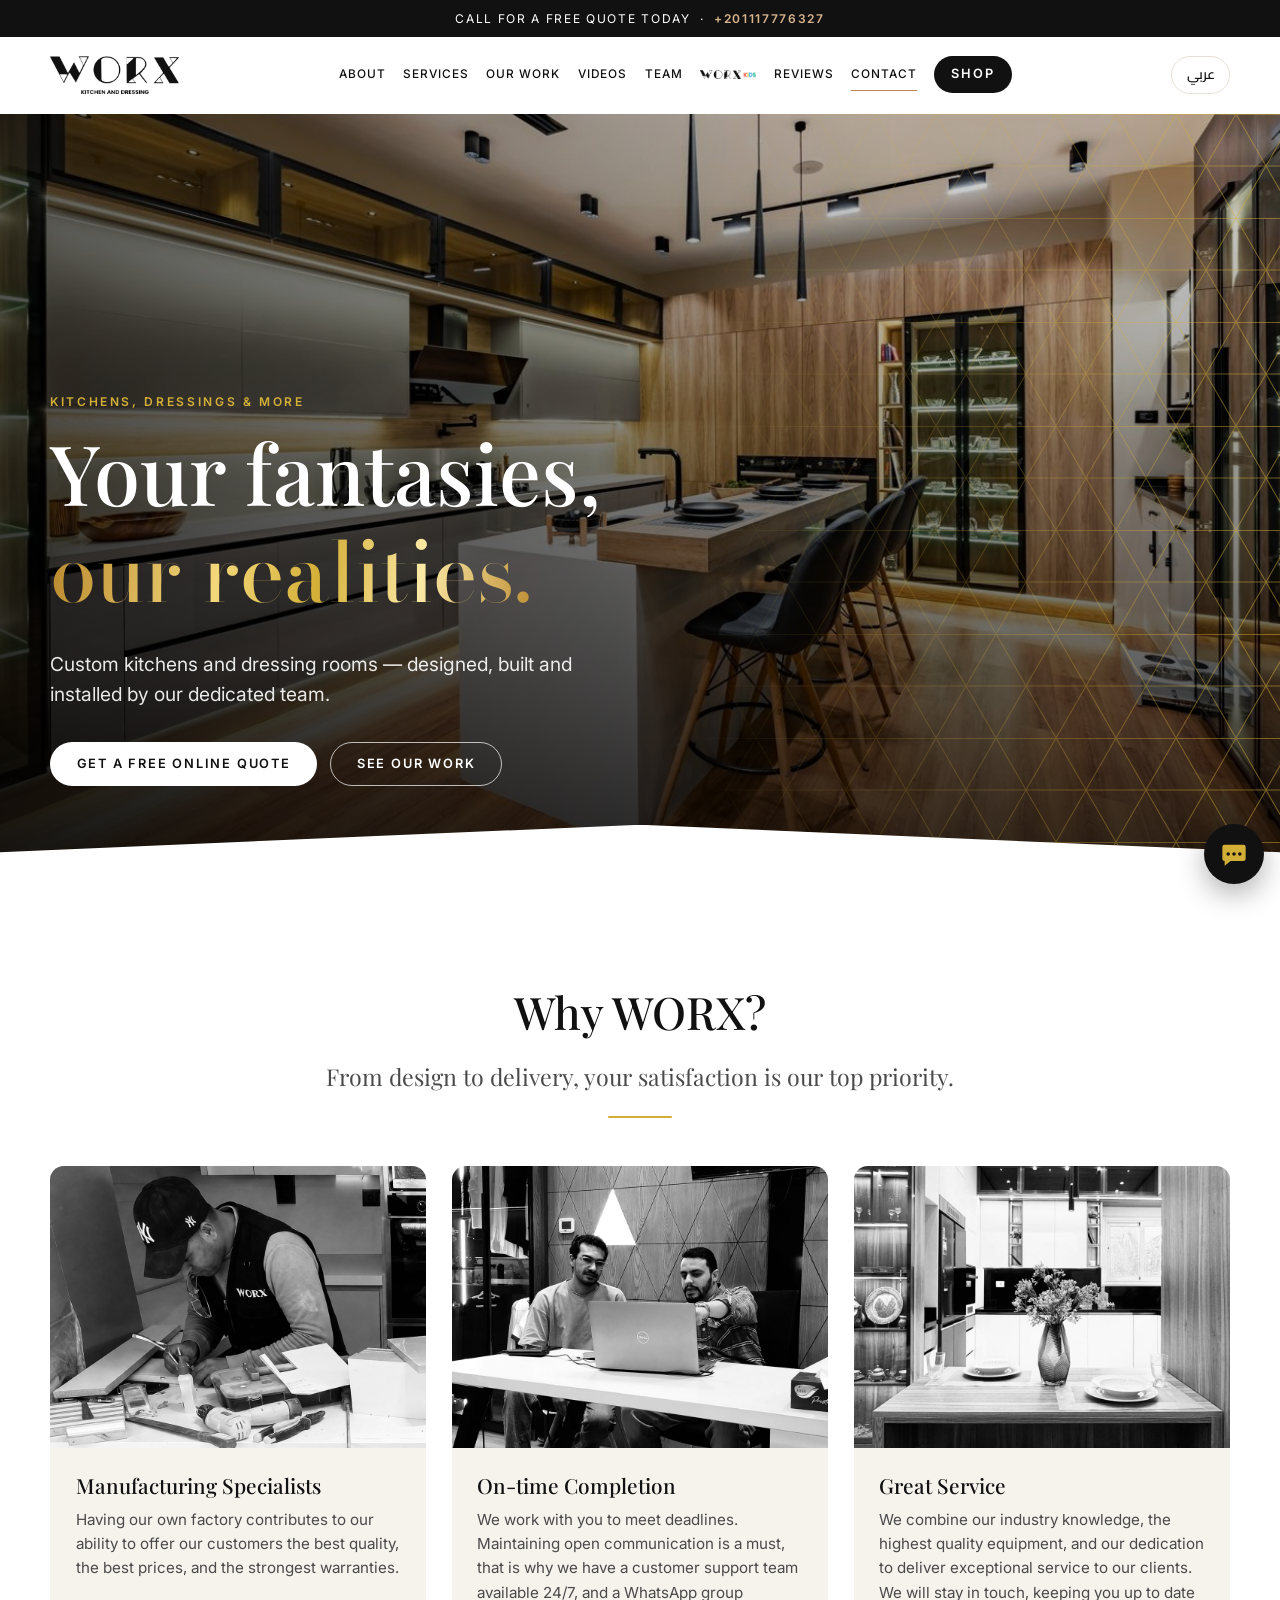
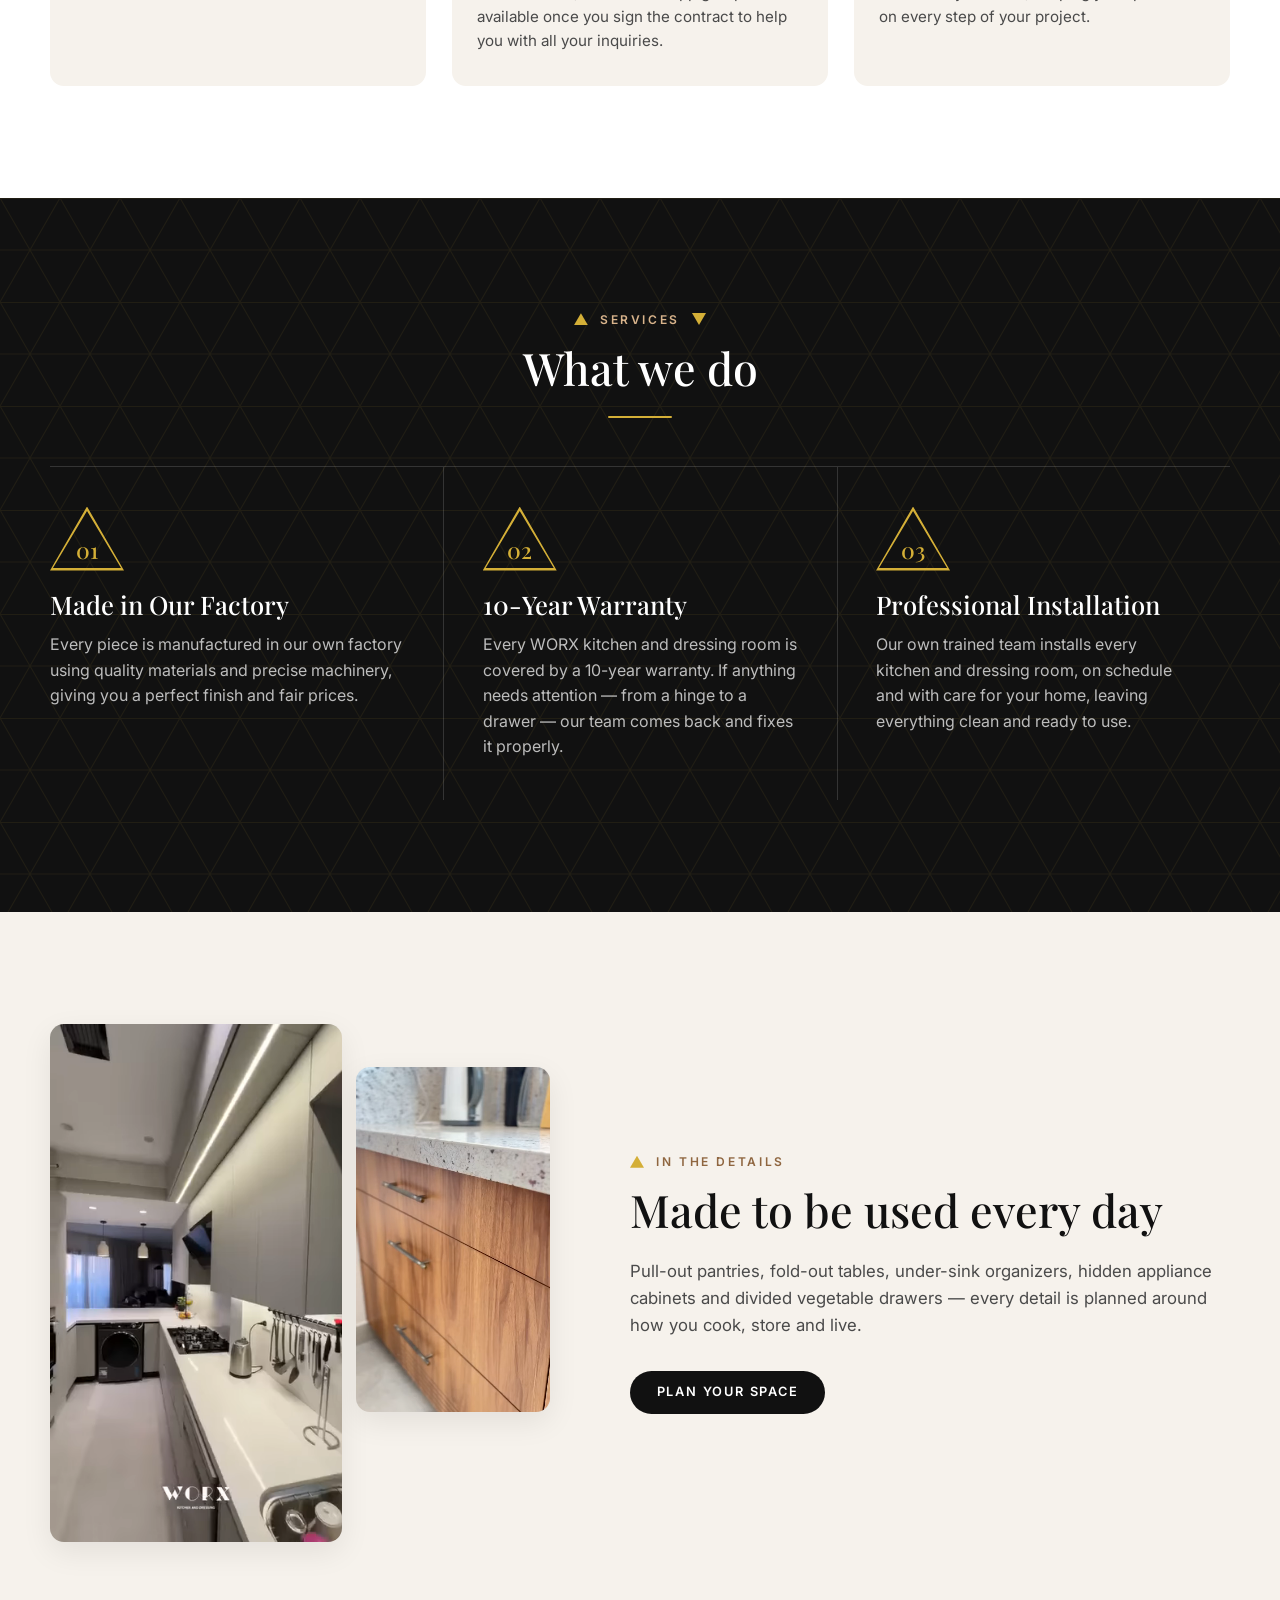
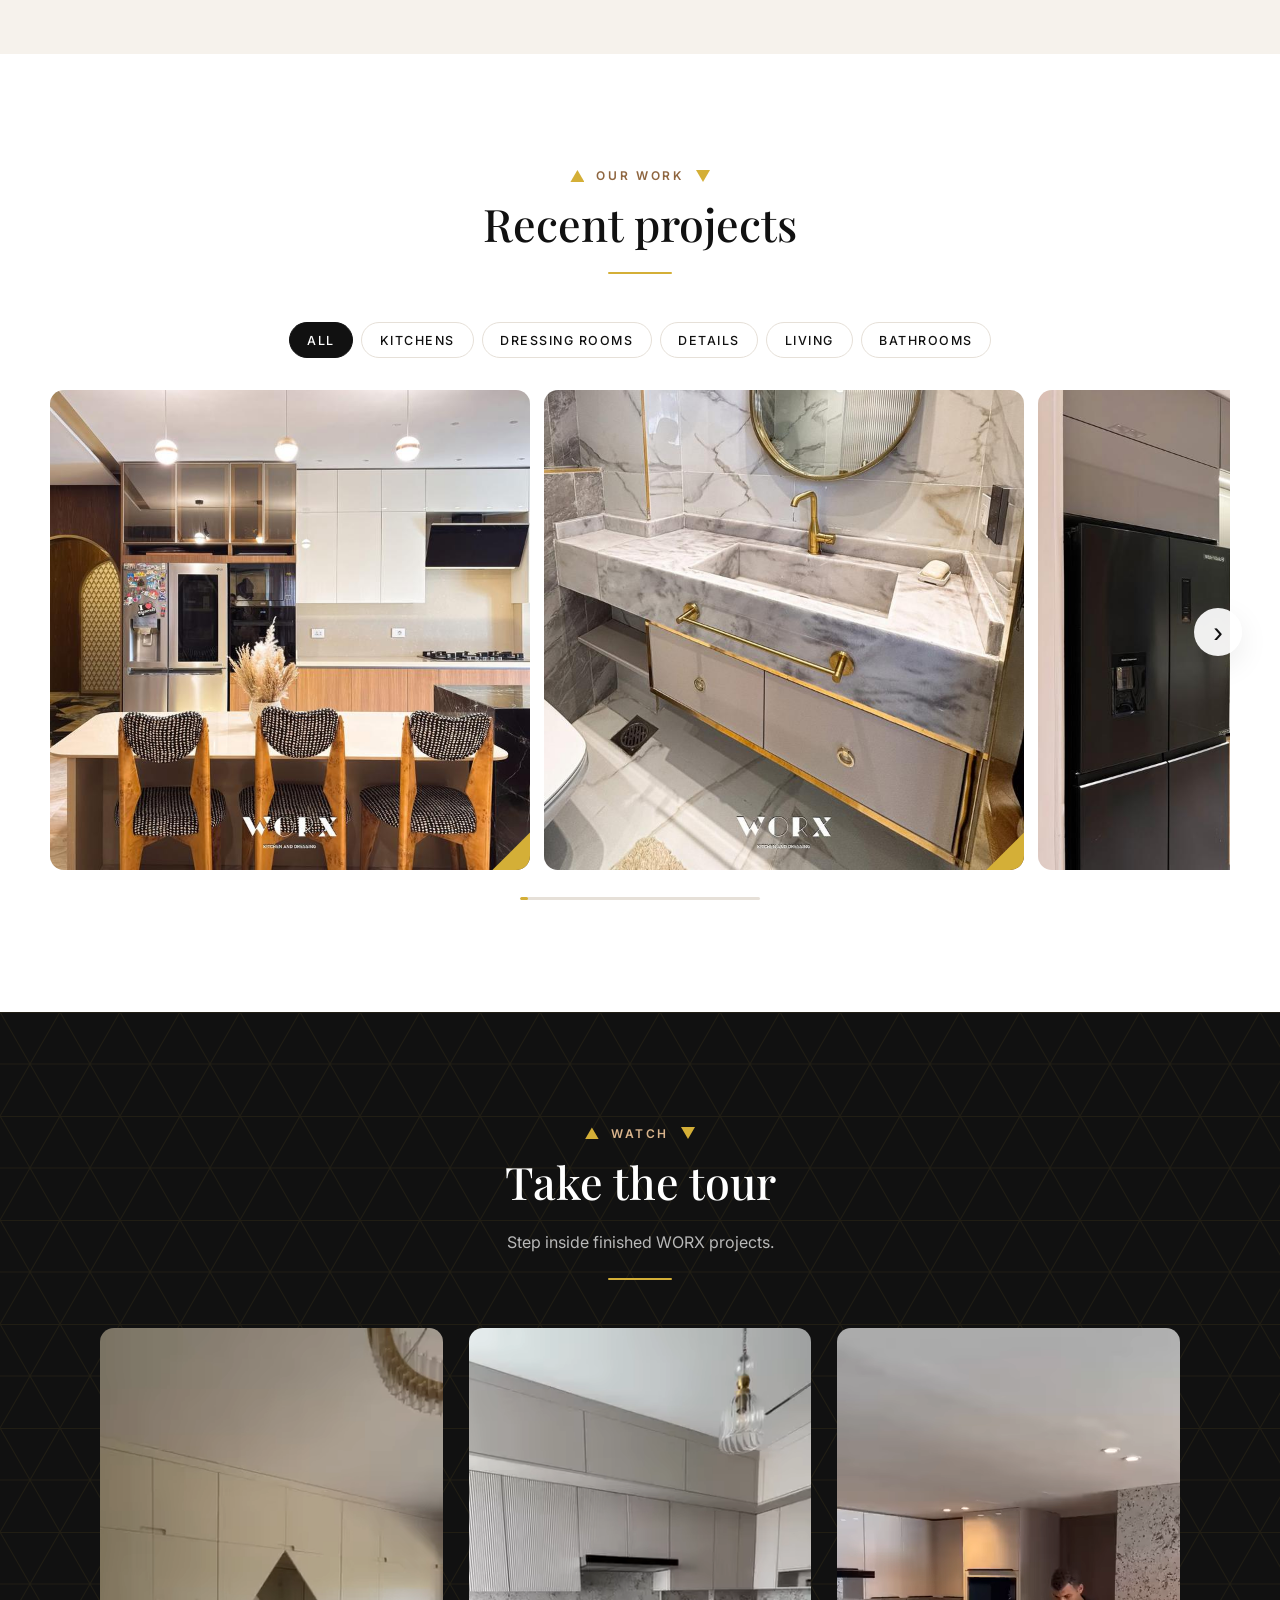
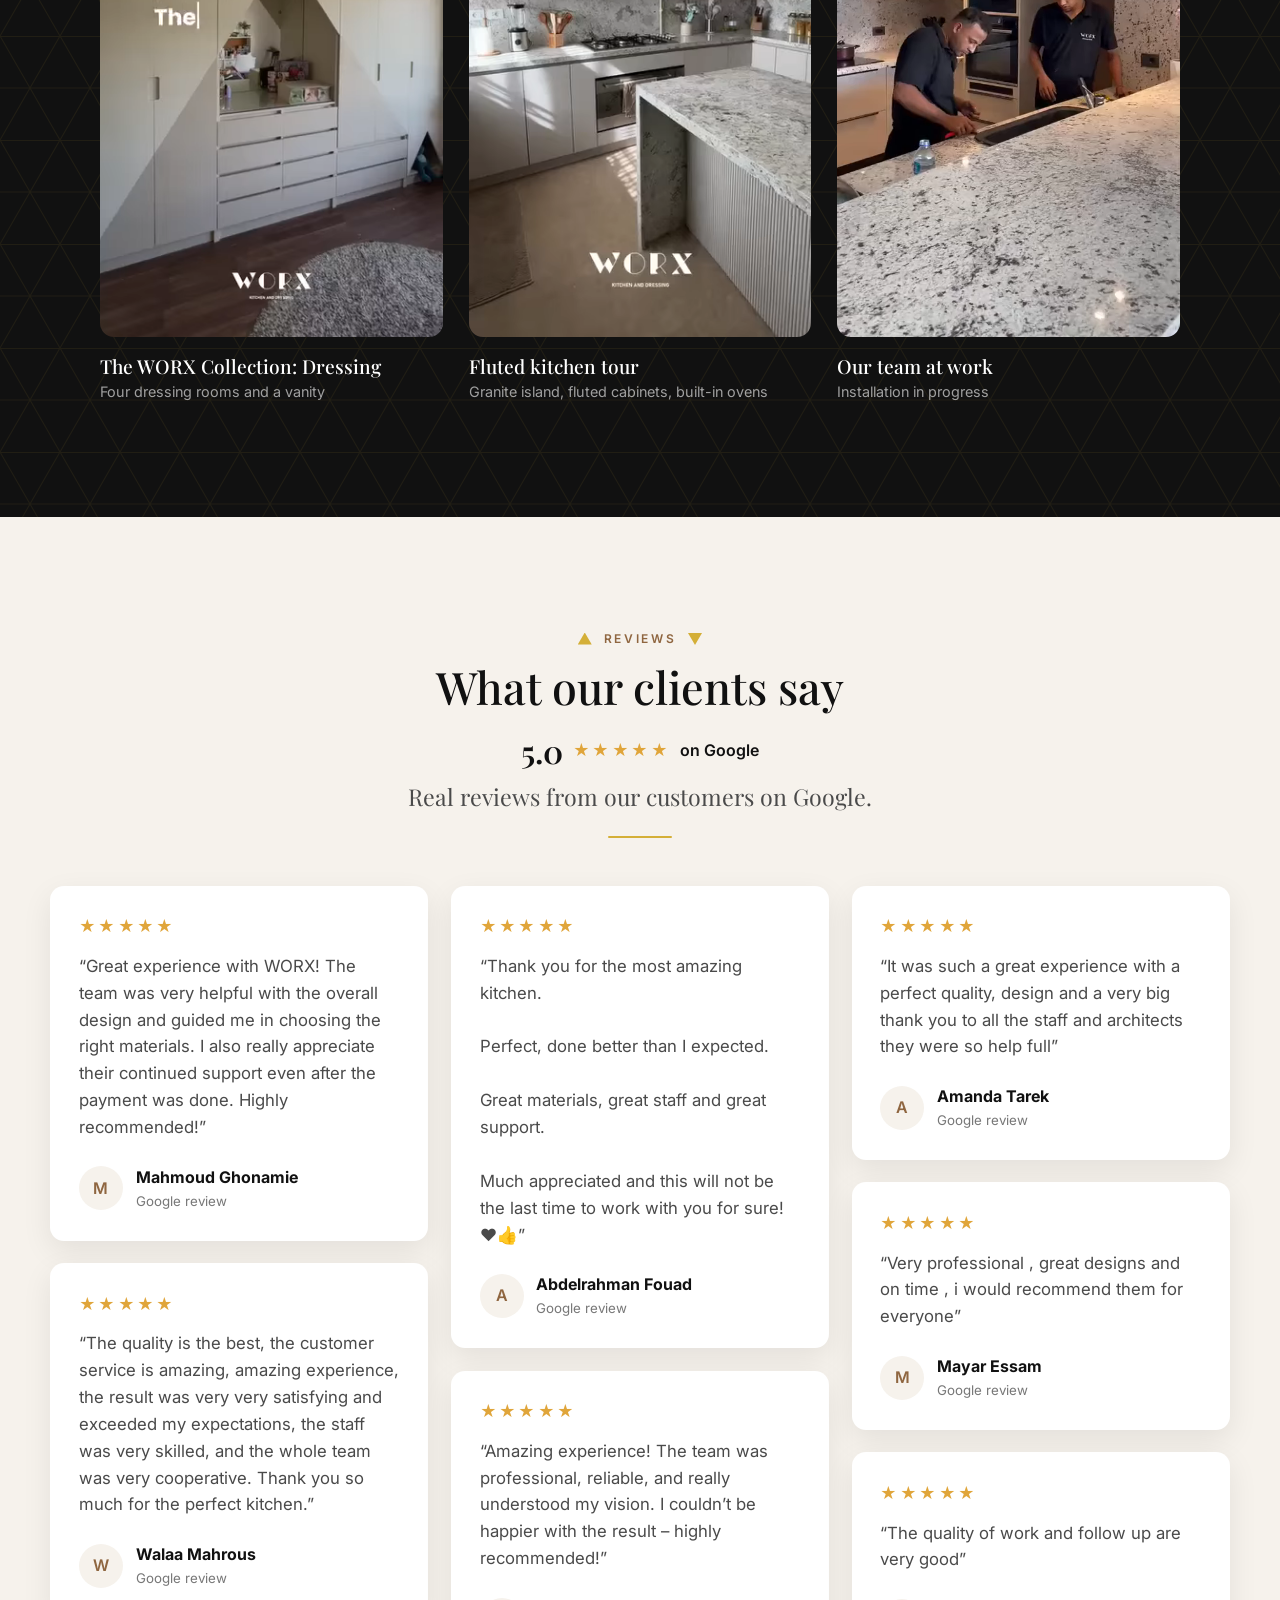
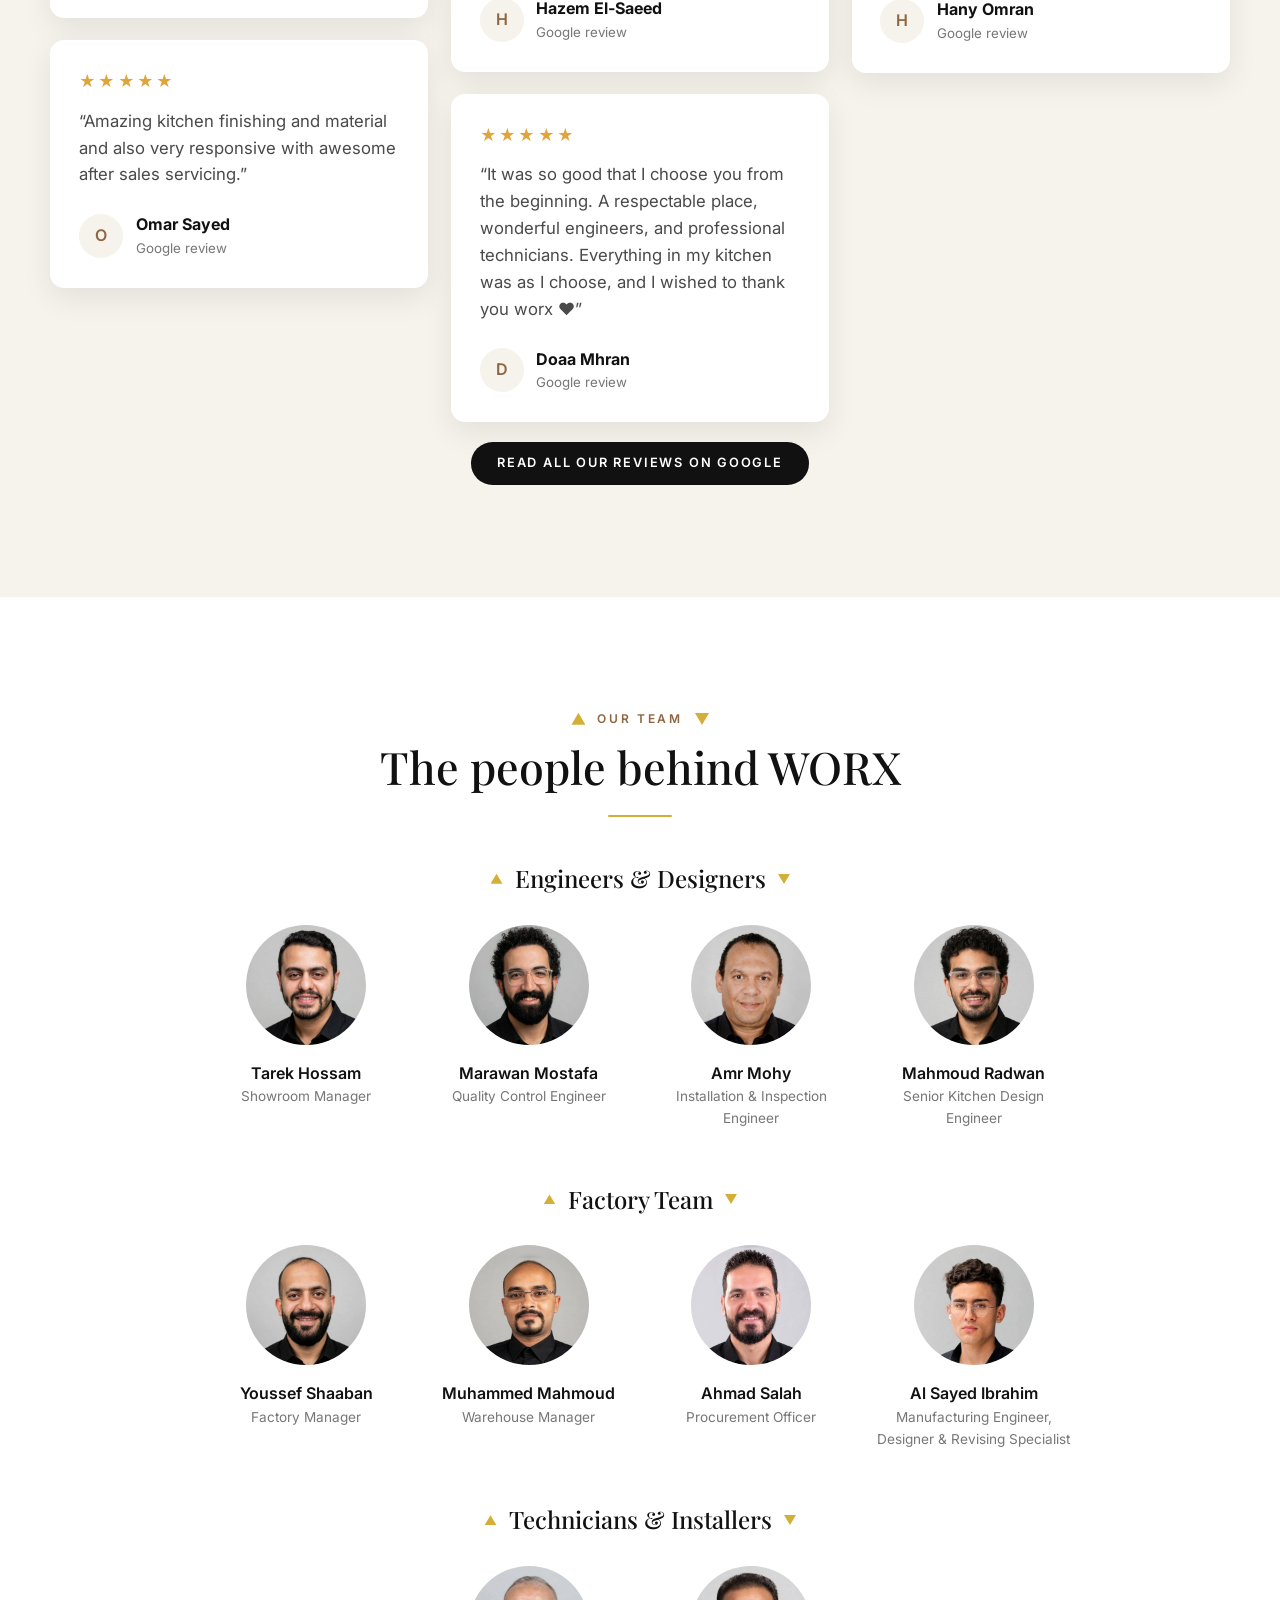
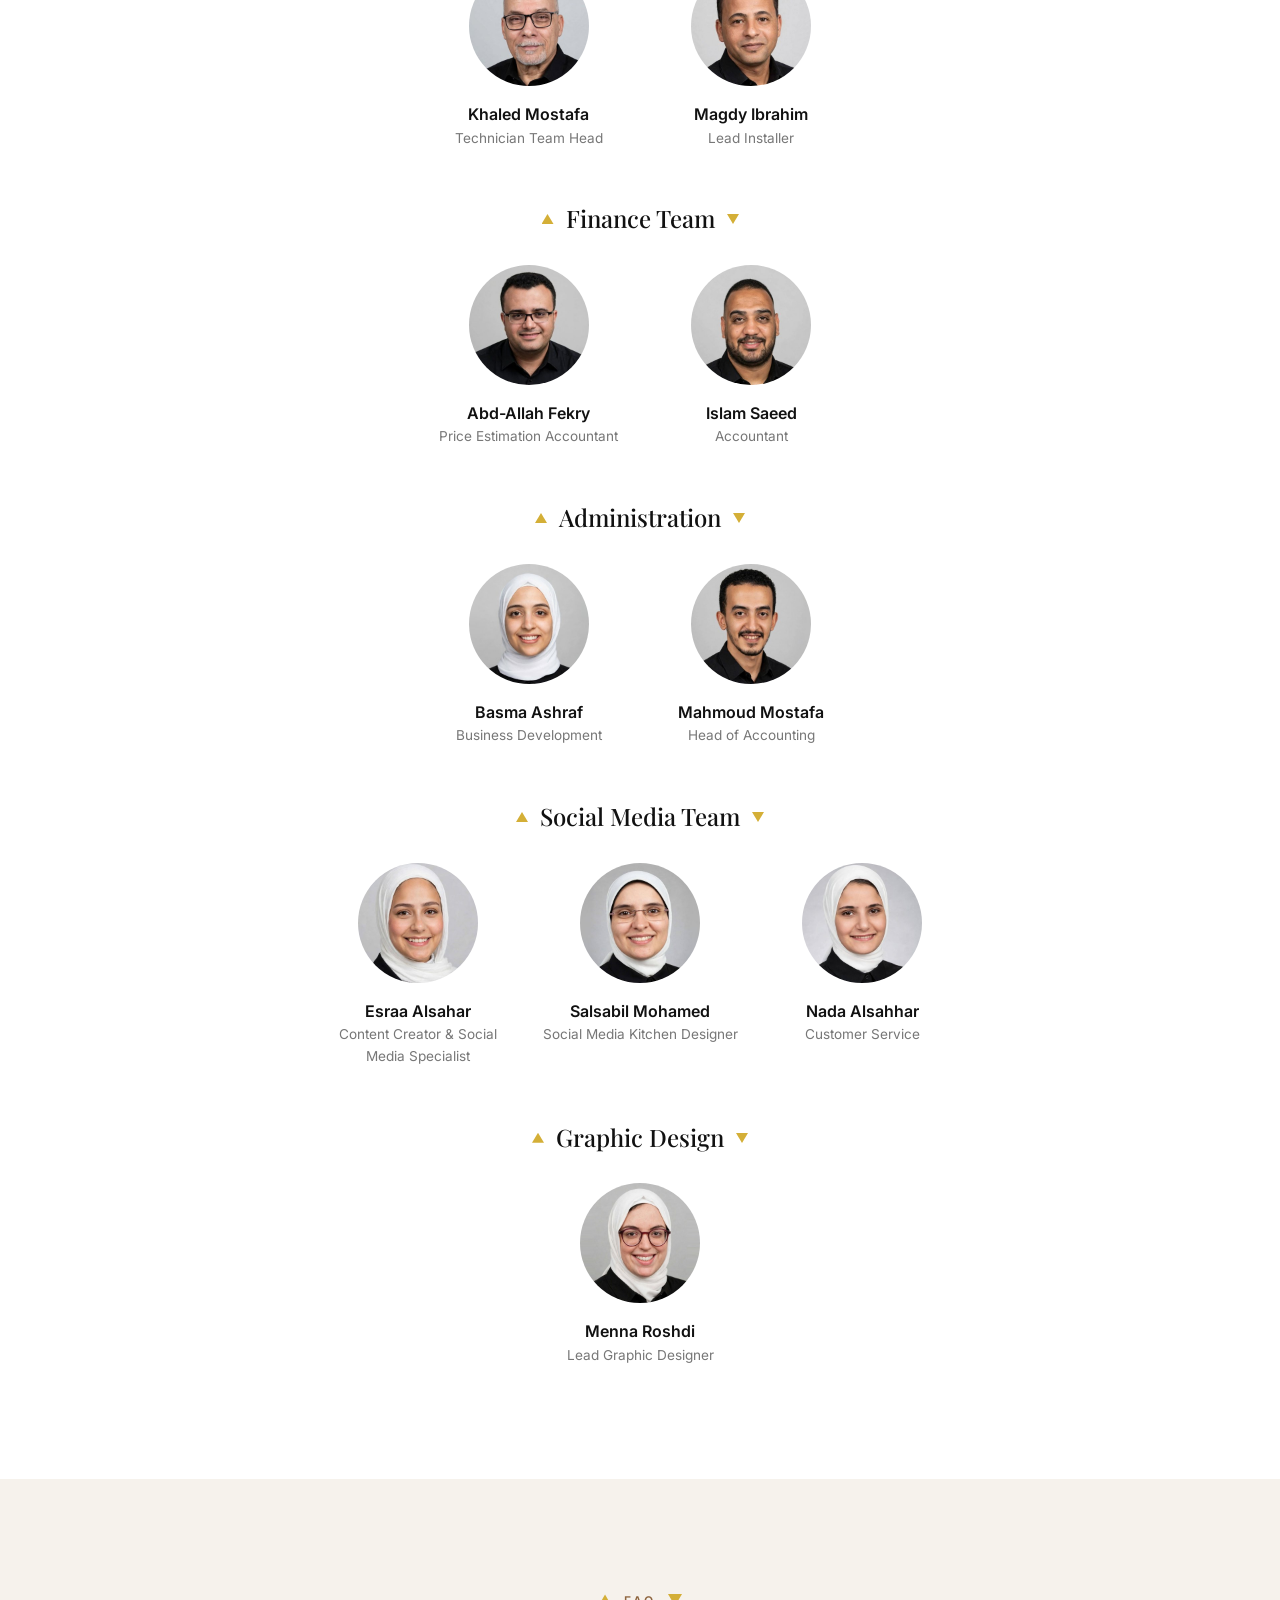
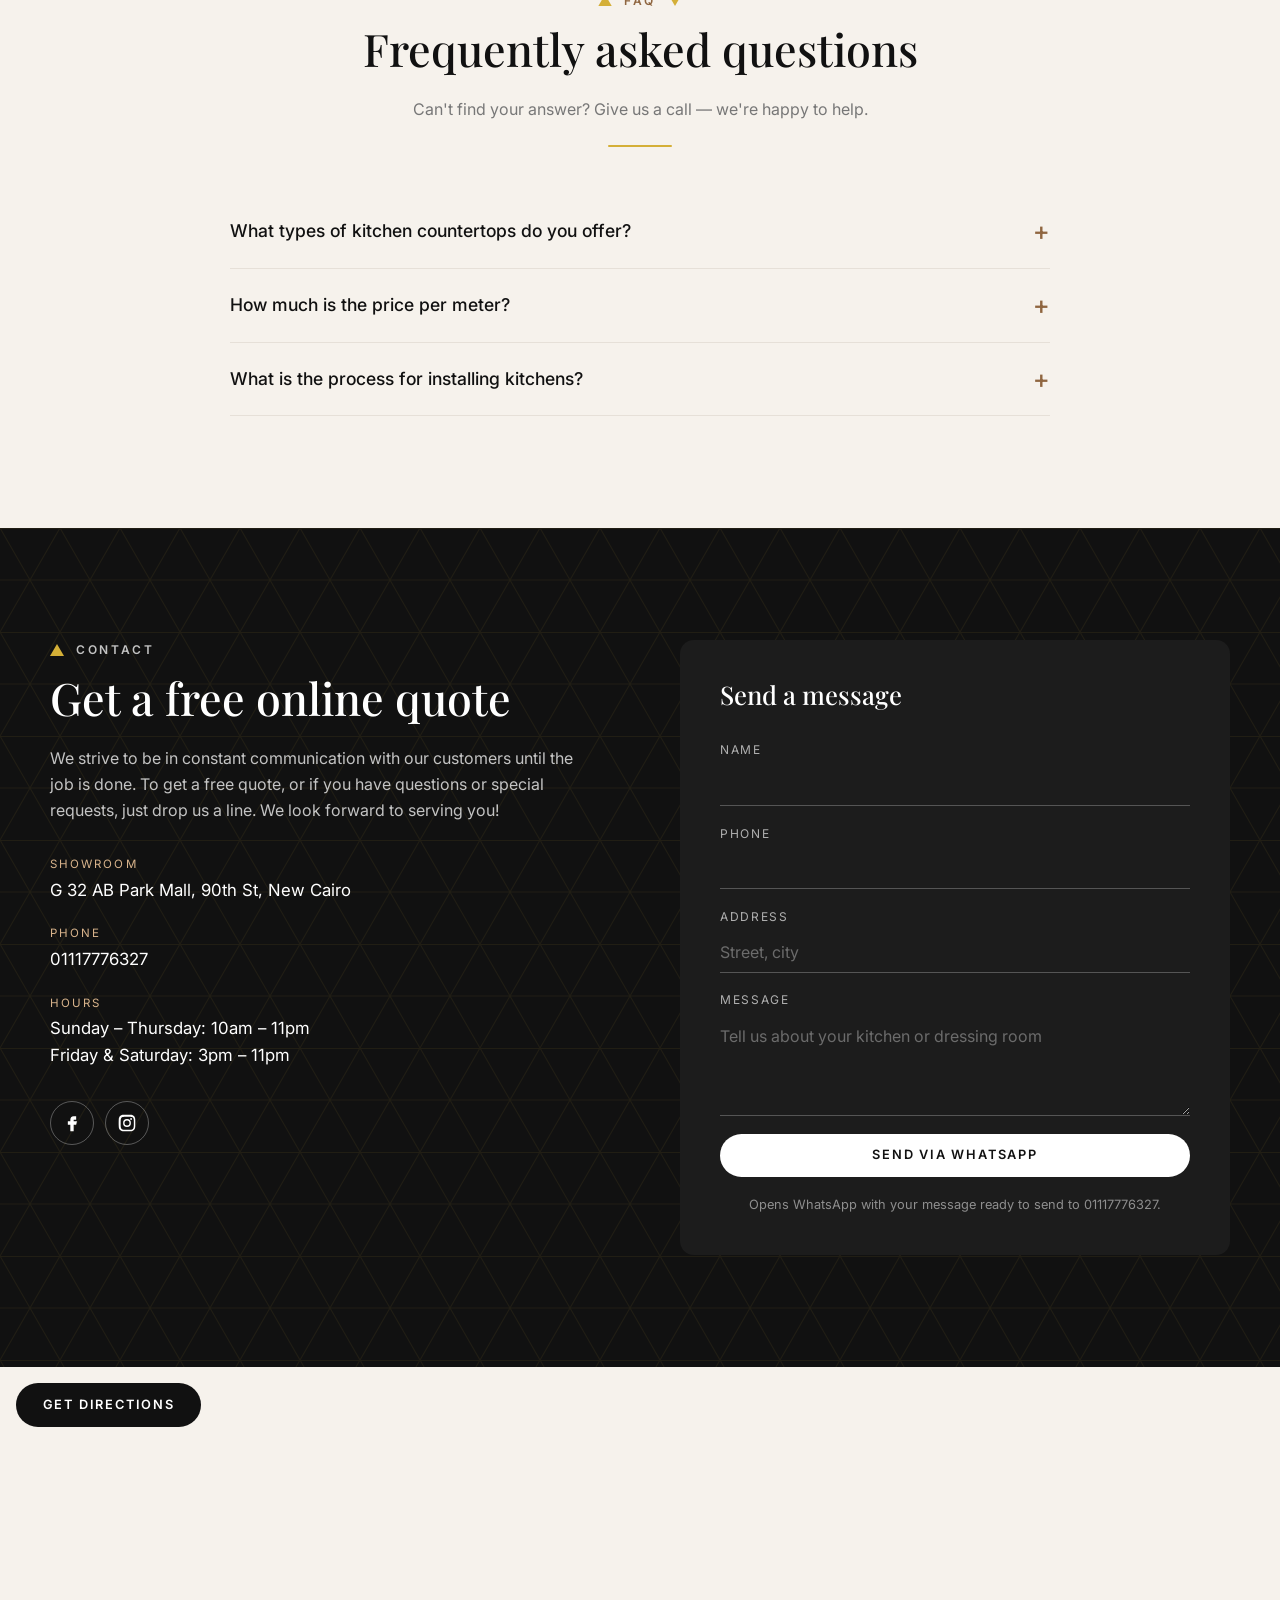
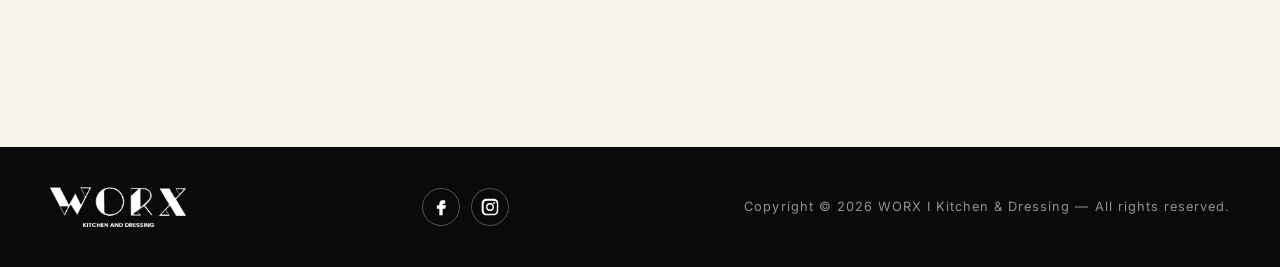
<file: index.html>
<!doctype html>
<html lang="en">
<head>
  <meta charset="utf-8">
  <meta name="viewport" content="width=device-width, initial-scale=1">
  <title>WORX | Kitchen &amp; Dressing — New Cairo</title>
  <meta name="description" content="WORX Kitchen & Dressing — custom kitchens and dressing rooms in New Cairo. Call for a free quote.">
  <meta property="og:title" content="WORX | Kitchen & Dressing">
  <meta property="og:description" content="Your fantasies, our realities. Custom kitchens and dressing rooms in New Cairo.">
  <meta property="og:type" content="website">
  <meta property="og:url" content="https://worxegypt.com/">
  <meta property="og:image" content="https://worxegypt.com/assets/img/hero-1280.jpg">
  <meta name="twitter:card" content="summary_large_image">
  <link rel="canonical" href="https://worxegypt.com/">
  <link rel="icon" href="assets/img/logo.png">
  <link rel="alternate" hreflang="en" href="https://worxegypt.com/">
  <link rel="alternate" hreflang="ar" href="https://worxegypt.com/ar.html">
  <link rel="preconnect" href="https://fonts.googleapis.com">
  <link rel="preconnect" href="https://fonts.gstatic.com" crossorigin>
  <link href="https://fonts.googleapis.com/css2?family=Playfair+Display:ital,wght@0,500;0,600;1,500&family=Bodoni+Moda:opsz,wght@6..96,500&family=Inter:wght@400;500;600&family=Cairo:wght@400;600;700&display=swap" rel="stylesheet">
  <link rel="stylesheet" href="styles.css">
</head>
<body>

  <div class="topbar">
    <a href="tel:+201117776327"><span class="topbar__label">Call for a free quote today</span><span class="topbar__short">Free quote</span> &nbsp;·&nbsp; <strong dir="ltr">+201117776327</strong></a>
  </div>

  <header class="header" id="top">
    <div class="container header__inner">
      <a href="#top" class="header__logo" aria-label="WORX Kitchen and Dressing — home">
        <img src="assets/img/logo.png" alt="WORX Kitchen and Dressing" width="194" height="57">
      </a>
      <nav class="nav" id="nav" aria-label="Main">
        <a href="#about">About</a>
        <a href="#services">Services</a>
        <a href="#work">Our Work</a>
        <a href="#videos">Videos</a>
        <a href="#team">Team</a>
        <a href="#" class="nav__kids" data-soon="kids"><img src="assets/img/worx-kids-logo.png" alt="WORX Kids" width="166" height="26"></a>
        <a href="#reviews">Reviews</a>
        <a href="#contact">Contact</a>
        <a href="#" class="btn btn--dark nav__cta" data-soon="shop">Shop</a>
      </nav>
      <div class="header__tools">
        <a href="ar.html" class="lang-switch" lang="ar" hreflang="ar">عربي</a>
        <button class="nav-toggle" id="navToggle" aria-label="Open menu" aria-expanded="false" aria-controls="nav">
          <span></span><span></span><span></span>
        </button>
      </div>
    </div>
  </header>

  <main>
    <!-- HERO -->
    <section class="hero">
      <img class="hero__bg" src="assets/img/hero-1280.jpg" srcset="assets/img/hero-800.jpg 800w, assets/img/hero-1280.jpg 1280w, assets/img/hero-2000.jpg 2000w" sizes="100vw" fetchpriority="high" alt="Modern WORX kitchen with wood finishes, white island and glass cabinets">
      <div class="hero__overlay"></div>
      <div class="hero__pattern" aria-hidden="true"></div>
      <div class="container hero__content">
        <p class="eyebrow eyebrow--light">Kitchens, Dressings &amp; More</p>
        <h1>Your fantasies,<br><em>our realities.</em></h1>
        <p class="hero__lead">Custom kitchens and dressing rooms — designed, built and installed by our dedicated team.</p>
        <div class="hero__actions">
          <a href="#contact" class="btn btn--light">Get a free online quote</a>
          <a href="#work" class="btn btn--ghost">See our work</a>
        </div>
      </div>
    </section>

    <!-- WHY US -->
    <section class="section" id="about">
      <div class="container">
        <div class="section__head">
          <h2>Why WORX?</h2>
          <p class="section__sub">From design to delivery, your satisfaction is our top priority.</p>
        </div>
        <div class="cards">
          <article class="card">
            <img src="assets/img/team-workshop-bw.jpg?v=2" alt="WORX technician assembling kitchen parts at the counter" loading="lazy">
            <div class="card__body">
              <h3>Manufacturing Specialists</h3>
              <p>Having our own factory contributes to our ability to offer our customers the best quality, the best prices, and the strongest warranties.</p>
            </div>
          </article>
          <article class="card">
            <img src="assets/img/team-planning-bw.jpg?v=2" alt="Two WORX designers reviewing a project on a laptop in the showroom" loading="lazy">
            <div class="card__body">
              <h3>On-time Completion</h3>
              <p>We work with you to meet deadlines. Maintaining open communication is a must, that is why we have a customer support team available 24/7, and a WhatsApp group available once you sign the contract to help you with all your inquiries.</p>
            </div>
          </article>
          <article class="card">
            <img src="assets/img/dining-kitchen-bw.jpg" alt="Finished WORX kitchen with a walnut dining bar and lit display cabinet" loading="lazy">
            <div class="card__body">
              <h3>Great Service</h3>
              <p>We combine our industry knowledge, the highest quality equipment, and our dedication to deliver exceptional service to our clients. We will stay in touch, keeping you up to date on every step of your project.</p>
            </div>
          </article>
        </div>
      </div>
    </section>

    <!-- SERVICES -->
    <section class="section section--dark" id="services">
      <div class="container">
        <div class="section__head">
          <p class="eyebrow eyebrow--light">Services</p>
          <h2>What we do</h2>
        </div>
        <div class="services">
          <div class="service">
            <span class="service__num">01</span>
            <h3>Made in Our Factory</h3>
            <p>Every piece is manufactured in our own factory using quality materials and precise machinery, giving you a perfect finish and fair prices.</p>
          </div>
          <div class="service">
            <span class="service__num">02</span>
            <h3>10-Year Warranty</h3>
            <p>Every WORX kitchen and dressing room is covered by a 10-year warranty. If anything needs attention — from a hinge to a drawer — our team comes back and fixes it properly.</p>
          </div>
          <div class="service">
            <span class="service__num">03</span>
            <h3>Professional Installation</h3>
            <p>Our own trained team installs every kitchen and dressing room, on schedule and with care for your home, leaving everything clean and ready to use.</p>
          </div>
        </div>
      </div>
    </section>

    <!-- DETAILS -->
    <section class="section section--cream" id="details">
      <div class="container feature">
        <div class="feature__media">
          <div class="feature__video feature__video--main">
            <video id="tourVideo" poster="assets/img/work/kitchen-tour-poster.jpg" autoplay muted loop playsinline preload="metadata" aria-label="Tour of a WORX kitchen: pull-out pantry, fold-out table, under-sink organizer, appliance cabinet and vegetable drawers">
              <source src="assets/img/work/kitchen-tour.mp4" type="video/mp4">
              <source src="assets/img/work/kitchen-tour.webm" type="video/webm">
            </video>
          </div>
          <div class="feature__video feature__video--side">
            <video poster="assets/img/work/drawer-organizer-poster.jpg" autoplay muted loop playsinline preload="metadata" aria-label="Drawer with a custom wooden cutlery organizer sliding open">
              <source src="assets/img/work/drawer-organizer.mp4" type="video/mp4">
              <source src="assets/img/work/drawer-organizer.webm" type="video/webm">
            </video>
          </div>
        </div>
        <div class="feature__text">
          <p class="eyebrow">In the details</p>
          <h2>Made to be used every day</h2>
          <p>Pull-out pantries, fold-out tables, under-sink organizers, hidden appliance cabinets and divided vegetable drawers — every detail is planned around how you cook, store and live.</p>
          <a href="#contact" class="btn btn--dark">Plan your space</a>
        </div>
      </div>
    </section>

    <!-- GALLERY -->
    <section class="section" id="work">
      <div class="container">
        <div class="section__head">
          <p class="eyebrow">Our Work</p>
          <h2>Recent projects</h2>
        </div>
        <div class="filters" role="group" aria-label="Filter projects">
          <button class="filter is-active" data-filter="all" aria-pressed="true">All</button>
          <button class="filter" data-filter="kitchens" aria-pressed="false">Kitchens</button>
          <button class="filter" data-filter="dressing" aria-pressed="false">Dressing rooms</button>
          <button class="filter" data-filter="details" aria-pressed="false">Details</button>
          <button class="filter" data-filter="living" aria-pressed="false">Living</button>
          <button class="filter" data-filter="bathrooms" aria-pressed="false">Bathrooms</button>
        </div>
        <div class="carousel">
          <button class="carousel__nav carousel__prev" aria-label="Previous projects">‹</button>
          <div class="gallery" tabindex="0" aria-label="Project photos, swipe to see more">
          <button class="gallery__item" data-cat="kitchens" data-full="assets/img/work/island-burl-stools.jpg">
            <img src="assets/img/work/island-burl-stools-sm.jpg" width="720" height="720" alt="Kitchen island with burl-wood bar stools and bronze glass cabinets" loading="lazy">
          </button>
          <button class="gallery__item" data-cat="bathrooms" data-full="assets/img/work/marble-vanity-gold.jpg">
            <img src="assets/img/work/marble-vanity-gold-sm.jpg" width="720" height="720" alt="Marble bathroom vanity with gold-trimmed drawers" loading="lazy">
          </button>
          <button class="gallery__item" data-cat="kitchens" data-full="assets/img/work/grey-oak-l-black-fridge.jpg">
            <img src="assets/img/work/grey-oak-l-black-fridge-sm.jpg" width="720" height="720" alt="L-shaped grey gloss and oak kitchen with black fridge" loading="lazy">
          </button>
          <button class="gallery__item" data-cat="kitchens" data-full="assets/img/work/grey-oak-glass-uppers.jpg">
            <img src="assets/img/work/grey-oak-glass-uppers-sm.jpg" width="720" height="720" alt="Grey gloss and oak kitchen with black-framed glass upper cabinets and built-in ovens" loading="lazy">
          </button>
          <button class="gallery__item" data-cat="kitchens" data-full="assets/img/work/granite-island-fluted-front.jpg">
            <img src="assets/img/work/granite-island-fluted-front-sm.jpg" width="576" height="720" alt="Greige kitchen with fluted uppers and granite waterfall island, front view" loading="lazy">
          </button>
          <button class="gallery__item" data-cat="details" data-full="assets/img/work/grey-gloss-drawers-oak.jpg">
            <img src="assets/img/work/grey-gloss-drawers-oak-sm.jpg" width="720" height="720" alt="Grey gloss handleless drawers under a white worktop and oak shelf" loading="lazy">
          </button>
          <button class="gallery__item" data-cat="bathrooms" data-full="assets/img/work/terracotta-vanity-front.jpg">
            <img src="assets/img/work/terracotta-vanity-front-sm.jpg" width="720" height="720" alt="Terracotta vessel sink on a wood and burgundy vanity" loading="lazy">
          </button>
          <button class="gallery__item" data-cat="kitchens" data-full="assets/img/work/white-units-coffee-niche.jpg">
            <img src="assets/img/work/white-units-coffee-niche-sm.jpg" width="720" height="720" alt="White tall units with a lit oak coffee niche and built-in ovens" loading="lazy">
          </button>
          <button class="gallery__item" data-cat="dressing" data-full="assets/img/work/smoked-glass-walk-in.jpg">
            <img src="assets/img/work/smoked-glass-walk-in-sm.jpg" width="720" height="720" alt="Corner walk-in wardrobe with lit smoked-glass doors and shoe shelves" loading="lazy">
          </button>
          <button class="gallery__item" data-cat="kitchens" data-full="assets/img/work/outdoor-kitchenette.jpg">
            <img src="assets/img/work/outdoor-kitchenette-sm.jpg" width="576" height="720" alt="Outdoor rooftop kitchenette with oak doors and dark marble cladding" loading="lazy">
          </button>
          <button class="gallery__item" data-cat="bathrooms" data-full="assets/img/work/fluted-wood-vanity.jpg">
            <img src="assets/img/work/fluted-wood-vanity-sm.jpg" width="720" height="720" alt="Floating fluted-wood vanity with marble top and backlit round mirror" loading="lazy">
          </button>
          <button class="gallery__item" data-cat="kitchens" data-full="assets/img/work/indoor-kitchenette.jpg">
            <img src="assets/img/work/indoor-kitchenette-sm.jpg" width="576" height="720" alt="Compact indoor kitchenette with glass-front cabinets and wine fridge" loading="lazy">
          </button>
          <button class="gallery__item" data-cat="kitchens" data-full="assets/img/work/galley-beige-handleless.jpg">
            <img src="assets/img/work/galley-beige-handleless-sm.jpg" width="576" height="720" alt="Long beige handleless galley kitchen with LED cove lighting" loading="lazy">
          </button>
          <button class="gallery__item" data-cat="kitchens" data-full="assets/img/work/white-black-display-column.jpg">
            <img src="assets/img/work/white-black-display-column-sm.jpg" width="576" height="720" alt="White and black kitchen with a lit walnut display column" loading="lazy">
          </button>
          <button class="gallery__item" data-cat="kitchens" data-full="assets/img/work/oak-blush-u-bar.jpg">
            <img src="assets/img/work/oak-blush-u-bar-sm.jpg" width="576" height="720" alt="Blush and oak U-shaped kitchen with granite worktop and wooden bar" loading="lazy">
          </button>
          <button class="gallery__item" data-cat="kitchens" data-full="assets/img/work/fluted-greige-granite-hob.jpg">
            <img src="assets/img/work/fluted-greige-granite-hob-sm.jpg" width="576" height="720" alt="Greige kitchen with fluted upper cabinets and granite backsplash" loading="lazy">
          </button>
          <button class="gallery__item" data-cat="kitchens" data-full="assets/img/work/walnut-charcoal-display.jpg">
            <img src="assets/img/work/walnut-charcoal-display-sm.jpg" width="576" height="720" alt="Walnut and charcoal kitchen with lit glass display cabinet" loading="lazy">
          </button>
          <button class="gallery__item" data-cat="kitchens" data-full="assets/img/work/white-oak-wood-counter-u.jpg">
            <img src="assets/img/work/white-oak-wood-counter-u-sm.jpg" width="576" height="720" alt="White U-shaped kitchen with wooden worktops and lit oak niches" loading="lazy">
          </button>
          <button class="gallery__item" data-cat="kitchens" data-full="assets/img/work/grey-gloss-smeg-corner.jpg">
            <img src="assets/img/work/grey-gloss-smeg-corner-sm.jpg" width="575" height="720" alt="Grey gloss kitchen corner with subway tiles and under-cabinet lighting" loading="lazy">
          </button>
          <button class="gallery__item" data-cat="kitchens" data-full="assets/img/work/fluted-island-marble.jpg">
            <img src="assets/img/work/fluted-island-marble-sm.jpg" width="575" height="720" alt="Kitchen with fluted island and marble top, walnut tall units" loading="lazy">
          </button>
          <button class="gallery__item" data-cat="kitchens" data-full="assets/img/work/walnut-charcoal-dining.jpg">
            <img src="assets/img/work/walnut-charcoal-dining-sm.jpg" width="576" height="720" alt="Open walnut and charcoal kitchen with dining table" loading="lazy">
          </button>
          <button class="gallery__item" data-cat="details" data-full="assets/img/work/greige-oven-glass-tower.jpg">
            <img src="assets/img/work/greige-oven-glass-tower-sm.jpg" width="576" height="720" alt="Greige oven tower beside a glass-shelf display cabinet" loading="lazy">
          </button>
          <button class="gallery__item" data-cat="kitchens" data-full="assets/img/work/granite-island-fridges.jpg">
            <img src="assets/img/work/granite-island-fridges-sm.jpg" width="576" height="720" alt="Greige kitchen with granite waterfall island and twin fridges" loading="lazy">
          </button>
          <button class="gallery__item" data-cat="kitchens" data-full="assets/img/work/walnut-charcoal-wall.jpg">
            <img src="assets/img/work/walnut-charcoal-wall-sm.jpg" width="576" height="720" alt="Walnut and charcoal kitchen wall with lit open niches" loading="lazy">
          </button>
          <button class="gallery__item" data-cat="kitchens" data-full="assets/img/work/wood-bar-white-kitchen.jpg">
            <img src="assets/img/work/wood-bar-white-kitchen-sm.jpg" width="576" height="720" alt="Long wooden breakfast bar facing a white kitchen" loading="lazy">
          </button>
          <button class="gallery__item" data-cat="kitchens" data-full="assets/img/work/white-oak-oven-tower-barn-door.jpg">
            <img src="assets/img/work/white-oak-oven-tower-barn-door-sm.jpg" width="576" height="720" alt="White kitchen with oven tower, sliding barn door and wooden worktop" loading="lazy">
          </button>
          <button class="gallery__item" data-cat="kitchens" data-full="assets/img/work/fluted-sink-window.jpg">
            <img src="assets/img/work/fluted-sink-window-sm.jpg" width="576" height="720" alt="Sunlit greige kitchen with fluted cabinets and sink by the window" loading="lazy">
          </button>
          <button class="gallery__item" data-cat="kitchens" data-full="assets/img/work/walnut-charcoal-l-shape.jpg">
            <img src="assets/img/work/walnut-charcoal-l-shape-sm.jpg" width="576" height="720" alt="L-shaped walnut and charcoal kitchen with stone backsplash" loading="lazy">
          </button>
          <button class="gallery__item" data-cat="kitchens" data-full="assets/img/work/white-sink-patterned-floor.jpg">
            <img src="assets/img/work/white-sink-patterned-floor-sm.jpg" width="576" height="720" alt="White base cabinets with wooden worktop and patterned floor tiles" loading="lazy">
          </button>
          <button class="gallery__item" data-cat="kitchens" data-full="assets/img/work/fluted-greige-corner.jpg">
            <img src="assets/img/work/fluted-greige-corner-sm.jpg" width="576" height="720" alt="Close view of fluted greige cabinets over a granite worktop" loading="lazy">
          </button>
          <button class="gallery__item" data-cat="kitchens" data-full="assets/img/work/beige-oak-island-bar.jpg">
            <img src="assets/img/work/beige-oak-island-bar-sm.jpg" width="576" height="720" alt="Beige and oak kitchen with island and wooden breakfast bar" loading="lazy">
          </button>
          <button class="gallery__item" data-cat="details" data-full="assets/img/work/corner-pantry-lit.jpg">
            <img src="assets/img/work/corner-pantry-lit-sm.jpg" width="576" height="720" alt="Walk-in corner pantry with lit white shelves" loading="lazy">
          </button>
          <button class="gallery__item" data-cat="dressing" data-full="assets/img/work/light-oak-wardrobe.jpg">
            <img src="assets/img/work/light-oak-wardrobe-sm.jpg" width="576" height="720" alt="Wall of light oak wardrobes with recessed handles" loading="lazy">
          </button>
          <button class="gallery__item" data-cat="kitchens" data-full="assets/img/work/galley-u-overview.jpg">
            <img src="assets/img/work/galley-u-overview-sm.jpg" width="576" height="720" alt="Beige U-shaped galley kitchen with twin fridges" loading="lazy">
          </button>
          <button class="gallery__item" data-cat="bathrooms" data-full="assets/img/work/fluted-wood-vanity-angle.jpg">
            <img src="assets/img/work/fluted-wood-vanity-angle-sm.jpg" width="720" height="720" alt="Fluted-wood vanity with white vessel basin and black tap" loading="lazy">
          </button>
          <button class="gallery__item" data-cat="kitchens" data-full="assets/img/work/white-black-u-kitchen.jpg">
            <img src="assets/img/work/white-black-u-kitchen-sm.jpg" width="576" height="720" alt="White U-shaped kitchen with black backsplash and pendant lights" loading="lazy">
          </button>
          <button class="gallery__item" data-cat="dressing" data-full="assets/img/work/triangle-niche-wardrobe.jpg">
            <img src="assets/img/work/triangle-niche-wardrobe-sm.jpg" width="576" height="720" alt="Wardrobe wall with a triangular vanity niche and drawers" loading="lazy">
          </button>
          <button class="gallery__item" data-cat="kitchens" data-full="assets/img/work/beige-island-front.jpg">
            <img src="assets/img/work/beige-island-front-sm.jpg" width="576" height="720" alt="Front view of a beige kitchen with wooden-top island and black tap" loading="lazy">
          </button>
          <button class="gallery__item" data-cat="details" data-full="assets/img/work/oven-tower-detail.jpg">
            <img src="assets/img/work/oven-tower-detail-sm.jpg" width="576" height="720" alt="Built-in oven and microwave tower beside a walnut wall" loading="lazy">
          </button>
          <button class="gallery__item" data-cat="kitchens" data-full="assets/img/work/white-gloss-black-marble-island.jpg">
            <img src="assets/img/work/white-gloss-black-marble-island-sm.jpg" width="720" height="720" alt="White gloss kitchen with a black marble island sink" loading="lazy">
          </button>
          <button class="gallery__item" data-cat="kitchens" data-full="assets/img/work/beige-kitchenette-glass.jpg">
            <img src="assets/img/work/beige-kitchenette-glass-sm.jpg" width="720" height="719" alt="Beige gloss kitchenette with a lit black-framed glass cabinet" loading="lazy">
          </button>
          <button class="gallery__item" data-cat="bathrooms" data-full="assets/img/work/marble-vanity-oval-mirror.jpg">
            <img src="assets/img/work/marble-vanity-oval-mirror-sm.jpg" width="720" height="720" alt="Marble vanity with gold oval mirror and brass fittings" loading="lazy">
          </button>
          <button class="gallery__item" data-cat="kitchens" data-full="assets/img/work/oak-tower-glass-display.jpg">
            <img src="assets/img/work/oak-tower-glass-display-sm.jpg" width="720" height="720" alt="Oak tall units with built-in ovens and a lit glass display column" loading="lazy">
          </button>
          <button class="gallery__item" data-cat="kitchens" data-full="assets/img/work/open-plan-white-kitchen-dining.jpg">
            <img src="assets/img/work/open-plan-white-kitchen-dining-sm.jpg" width="720" height="720" alt="Open-plan white kitchen with dining table and lit oak bookshelf" loading="lazy">
          </button>
          <button class="gallery__item" data-cat="bathrooms" data-full="assets/img/work/terracotta-vanity-angle.jpg">
            <img src="assets/img/work/terracotta-vanity-angle-sm.jpg" width="720" height="720" alt="Curved wood vanity with orange vessel sink and gold tap" loading="lazy">
          </button>
          <button class="gallery__item" data-cat="kitchens" data-full="assets/img/work/beige-kitchen-wood-screen.jpg">
            <img src="assets/img/work/beige-kitchen-wood-screen-sm.jpg" width="719" height="720" alt="Compact beige kitchen with a wooden slat room divider" loading="lazy">
          </button>
          <button class="gallery__item" data-cat="kitchens" data-full="assets/img/work/white-kitchen-butcher-block.jpg">
            <img src="assets/img/work/white-kitchen-butcher-block-sm.jpg" width="720" height="720" alt="White kitchen with wooden worktop and built-in washer" loading="lazy">
          </button>
          <button class="gallery__item" data-cat="kitchens" data-full="assets/img/work/grey-oak-oven-tower.jpg">
            <img src="assets/img/work/grey-oak-oven-tower-sm.jpg" width="720" height="720" alt="Grey gloss upper cabinets with oak base units and oven tower" loading="lazy">
          </button>
          <button class="gallery__item" data-cat="details" data-full="assets/img/work/hob-hood-detail.jpg">
            <img src="assets/img/work/hob-hood-detail-sm.jpg" width="720" height="720" alt="Gas hob under an angled black hood with white gloss cabinets" loading="lazy">
          </button>
          <button class="gallery__item" data-cat="kitchens" data-full="assets/img/work/showroom-island-bar.jpg">
            <img src="assets/img/work/showroom-island-bar-sm.jpg" width="720" height="480" alt="Grey gloss and oak kitchen with white island, wood bar and black pendant lights" loading="lazy">
          </button>
          <button class="gallery__item" data-cat="dressing" data-full="assets/img/work/glass-wardrobe-vanity.jpg">
            <img src="assets/img/work/glass-wardrobe-vanity-sm.jpg" width="720" height="480" alt="Glass-door walnut wardrobes with a fold-out vanity desk" loading="lazy">
          </button>
          <button class="gallery__item" data-cat="kitchens" data-full="assets/img/work/showroom-dining-front.jpg">
            <img src="assets/img/work/showroom-dining-front-sm.jpg" width="720" height="480" alt="Grey gloss kitchen with lit glass upper cabinets and a set dining bar" loading="lazy">
          </button>
          <button class="gallery__item" data-cat="details" data-full="assets/img/work/gloss-grey-drawers-detail.jpg">
            <img src="assets/img/work/gloss-grey-drawers-detail-sm.jpg" width="480" height="720" alt="Grey gloss drawers, oak tall units and plinth lighting" loading="lazy">
          </button>
          <button class="gallery__item" data-cat="kitchens" data-full="assets/img/work/grey-gloss-oak-u-shape.jpg">
            <img src="assets/img/work/grey-gloss-oak-u-shape-sm.jpg" width="720" height="720" alt="Grey gloss and oak U-shaped kitchen with LED ceiling lines" loading="lazy">
          </button>
          <button class="gallery__item" data-cat="kitchens" data-full="assets/img/work/waterfall-peninsula-boucle.jpg">
            <img src="assets/img/work/waterfall-peninsula-boucle-sm.jpg" width="720" height="720" alt="White kitchen with marble waterfall peninsula and bouclé bar stools" loading="lazy">
          </button>
          <button class="gallery__item" data-cat="living" data-full="assets/img/work/tv-unit-lit.jpg">
            <img src="assets/img/work/tv-unit-lit-sm.jpg" width="720" height="720" alt="Oak and white gloss TV wall unit with lit shelves" loading="lazy">
          </button>
          <button class="gallery__item" data-cat="kitchens" data-full="assets/img/work/black-frame-open-shelves.jpg">
            <img src="assets/img/work/black-frame-open-shelves-sm.jpg" width="720" height="720" alt="Kitchen with black-framed open shelving and a stone peninsula table" loading="lazy">
          </button>
          <button class="gallery__item" data-cat="kitchens" data-full="assets/img/work/granite-bar-glass-cabinet.jpg">
            <img src="assets/img/work/granite-bar-glass-cabinet-sm.jpg" width="720" height="720" alt="Granite breakfast bar with a lit glass-door display cabinet" loading="lazy">
          </button>
          <button class="gallery__item" data-cat="kitchens" data-full="assets/img/work/gloss-grey-oak-shelves.jpg">
            <img src="assets/img/work/gloss-grey-oak-shelves-sm.jpg" width="720" height="720" alt="Grey gloss kitchen with oak panelling and lit floating shelves" loading="lazy">
          </button>
          <button class="gallery__item" data-cat="kitchens" data-full="assets/img/work/oak-kitchenette-mirrors.jpg">
            <img src="assets/img/work/oak-kitchenette-mirrors-sm.jpg" width="720" height="720" alt="Open-plan kitchenette with oak bar table and lit shelving" loading="lazy">
          </button>
          <button class="gallery__item" data-cat="kitchens" data-full="assets/img/work/white-wood-boucle-stools.jpg">
            <img src="assets/img/work/white-wood-boucle-stools-sm.jpg" width="720" height="720" alt="Open kitchen with gold pendant lights and bouclé stools" loading="lazy">
          </button>
          <button class="gallery__item" data-cat="living" data-full="assets/img/work/tv-unit-oak-white.jpg">
            <img src="assets/img/work/tv-unit-oak-white-sm.jpg" width="720" height="720" alt="Oak and white TV wall unit with display niches" loading="lazy">
          </button>
          <button class="gallery__item" data-cat="kitchens" data-full="assets/img/work/cream-gloss-granite-u.jpg">
            <img src="assets/img/work/cream-gloss-granite-u-sm.jpg" width="720" height="720" alt="Cream gloss U-shaped kitchen with granite worktops and built-in ovens" loading="lazy">
          </button>
          <button class="gallery__item" data-cat="kitchens" data-full="assets/img/work/open-shelves-l-dining.jpg">
            <img src="assets/img/work/open-shelves-l-dining-sm.jpg" width="720" height="720" alt="L-shaped stone dining counter with black-framed shelving" loading="lazy">
          </button>
          <button class="gallery__item" data-cat="kitchens" data-full="assets/img/work/showroom-peninsula-plants.jpg">
            <img src="assets/img/work/showroom-peninsula-plants-sm.jpg" width="720" height="720" alt="Bright kitchen with waterfall peninsula and wood panelling" loading="lazy">
          </button>
          <button class="gallery__item" data-cat="kitchens" data-full="assets/img/work/wood-black-bar-stools.jpg">
            <img src="assets/img/work/wood-black-bar-stools-sm.jpg" width="405" height="720" alt="Oak and matte black kitchen with breakfast bar and pendant lights" loading="lazy">
          </button>
          <button class="gallery__item" data-cat="kitchens" data-full="assets/img/work/white-gloss-display.jpg">
            <img src="assets/img/work/white-gloss-display-sm.jpg" width="540" height="720" alt="White gloss L-shaped kitchen with black-framed glass display cabinets" loading="lazy">
          </button>
          <button class="gallery__item" data-cat="details" data-full="assets/img/work/fluted-cabinet-detail.jpg">
            <img src="assets/img/work/fluted-cabinet-detail-sm.jpg" width="540" height="720" alt="Fluted cabinet fronts over a granite backsplash" loading="lazy">
          </button>
          <button class="gallery__item" data-cat="kitchens" data-full="assets/img/work/sage-marble-corner.jpg">
            <img src="assets/img/work/sage-marble-corner-sm.jpg" width="540" height="720" alt="Sage green base cabinets, oak uppers and grey marble backsplash" loading="lazy">
          </button>
          <button class="gallery__item" data-cat="kitchens" data-full="assets/img/work/grey-wood-tall-units.jpg">
            <img src="assets/img/work/grey-wood-tall-units-sm.jpg" width="405" height="720" alt="Light grey kitchen with oak tall units and built-in ovens" loading="lazy">
          </button>
          <button class="gallery__item" data-cat="details" data-full="assets/img/work/built-in-oven.jpg">
            <img src="assets/img/work/built-in-oven-sm.jpg" width="540" height="720" alt="Built-in oven in sage green cabinetry under a granite worktop" loading="lazy">
          </button>
          <button class="gallery__item" data-cat="kitchens" data-full="assets/img/work/fluted-bosch-ovens.jpg">
            <img src="assets/img/work/fluted-bosch-ovens-sm.jpg" width="540" height="720" alt="Fluted beige kitchen with open shelving and built-in ovens" loading="lazy">
          </button>
          <button class="gallery__item" data-cat="kitchens" data-full="assets/img/kitchen-island.jpg">
            <img src="assets/img/kitchen-island.jpg" width="604" height="404" alt="Kitchen island with pendant lights and wood cabinetry" loading="lazy">
          </button>
          <button class="gallery__item" data-cat="details" data-full="assets/img/lazy-susan.jpg">
            <img src="assets/img/lazy-susan.jpg" width="304" height="404" alt="Corner cabinet with pull-out carousel shelves" loading="lazy">
          </button>
        </div>
          <button class="carousel__nav carousel__next" aria-label="Next projects">›</button>
        </div>
        <div class="carousel__dots" aria-hidden="true"><span class="carousel__bar"></span></div>
      </div>
    </section>

    <!-- VIDEOS -->
    <section class="section section--dark" id="videos">
      <div class="container">
        <div class="section__head">
          <p class="eyebrow eyebrow--light">Watch</p>
          <h2>Take the tour</h2>
          <p class="section__lead">Step inside finished WORX projects.</p>
        </div>
        <div class="videos">
          <figure class="video-card">
            <video autoplay muted loop playsinline preload="metadata" poster="assets/img/work/dressing-collection-poster.jpg" aria-label="Tour of four WORX dressing rooms and a vanity">
              <source src="assets/img/work/dressing-collection.mp4" type="video/mp4">
              <source src="assets/img/work/dressing-collection.webm" type="video/webm">
            </video>
            <figcaption><strong>The WORX Collection: Dressing</strong><span>Four dressing rooms and a vanity</span></figcaption>
          </figure>
          <figure class="video-card">
            <video autoplay muted loop playsinline preload="metadata" poster="assets/img/work/fluted-kitchen-tour-poster.jpg" aria-label="Tour of a beige fluted WORX kitchen with a granite island">
              <source src="assets/img/work/fluted-kitchen-tour.mp4" type="video/mp4">
              <source src="assets/img/work/fluted-kitchen-tour.webm" type="video/webm">
            </video>
            <figcaption><strong>Fluted kitchen tour</strong><span>Granite island, fluted cabinets, built-in ovens</span></figcaption>
          </figure>
          <figure class="video-card">
            <video autoplay muted loop playsinline preload="metadata" poster="assets/img/work/team-installing-poster.jpg" aria-label="WORX team members installing a kitchen sink">
              <source src="assets/img/work/team-installing.mp4" type="video/mp4">
              <source src="assets/img/work/team-installing.webm" type="video/webm">
            </video>
            <figcaption><strong>Our team at work</strong><span>Installation in progress</span></figcaption>
          </figure>
        </div>
      </div>
    </section>

    <!-- REVIEWS -->
    <section class="section section--cream" id="reviews">
      <div class="container">
        <div class="section__head">
          <p class="eyebrow">Reviews</p>
          <h2>What our clients say</h2>
          <a class="section__rating" href="https://share.google/TGDEe9j6qtUxFVQCB" target="_blank" rel="noopener"><span class="section__score">5.0</span><span class="stars" aria-hidden="true">★★★★★</span><span>on Google</span></a>
          <p class="section__sub">Real reviews from our customers on Google.</p>
        </div>
        <div class="reviews">
          <figure class="review" dir="ltr" lang="en">
            <div class="stars" aria-label="5 out of 5 stars">★★★★★</div>
            <blockquote>“Great experience with WORX! The team was very helpful with the overall design and guided me in choosing the right materials. I also really appreciate their continued support even after the payment was done. Highly recommended!”</blockquote>
            <figcaption><span class="avatar">M</span><span><strong>Mahmoud Ghonamie</strong><small class="review__src">Google review</small></span></figcaption>
          </figure>
          <figure class="review" dir="ltr" lang="en">
            <div class="stars" aria-label="5 out of 5 stars">★★★★★</div>
            <blockquote>“The quality is the best, the customer service is amazing, amazing experience, the result was very very satisfying and exceeded my expectations, the staff was very skilled, and the whole team was very cooperative. Thank you so much for the perfect kitchen.”</blockquote>
            <figcaption><span class="avatar">W</span><span><strong>Walaa Mahrous</strong><small class="review__src">Google review</small></span></figcaption>
          </figure>
          <figure class="review" dir="ltr" lang="en">
            <div class="stars" aria-label="5 out of 5 stars">★★★★★</div>
            <blockquote>“Amazing kitchen finishing and material and also very responsive with awesome after sales servicing.”</blockquote>
            <figcaption><span class="avatar">O</span><span><strong>Omar Sayed</strong><small class="review__src">Google review</small></span></figcaption>
          </figure>
          <figure class="review" dir="ltr" lang="en">
            <div class="stars" aria-label="5 out of 5 stars">★★★★★</div>
            <blockquote>“Thank you for the most amazing kitchen.<br><br>Perfect, done better than I expected.<br><br>Great materials, great staff and great support.<br><br>Much appreciated and this will not be the last time to work with you for sure! ❤️👍”</blockquote>
            <figcaption><span class="avatar">A</span><span><strong>Abdelrahman Fouad</strong><small class="review__src">Google review</small></span></figcaption>
          </figure>
          <figure class="review" dir="ltr" lang="en">
            <div class="stars" aria-label="5 out of 5 stars">★★★★★</div>
            <blockquote>“Amazing experience! The team was professional, reliable, and really understood my vision. I couldn’t be happier with the result – highly recommended!”</blockquote>
            <figcaption><span class="avatar">H</span><span><strong>Hazem El-Saeed</strong><small class="review__src">Google review</small></span></figcaption>
          </figure>
          <figure class="review" dir="ltr" lang="en">
            <div class="stars" aria-label="5 out of 5 stars">★★★★★</div>
            <blockquote>“It was so good that I choose you from the beginning. A respectable place, wonderful engineers, and professional technicians. Everything in my kitchen was as I choose, and I wished to thank you worx ❤️”</blockquote>
            <figcaption><span class="avatar">D</span><span><strong>Doaa Mhran</strong><small class="review__src">Google review</small></span></figcaption>
          </figure>
          <figure class="review" dir="ltr" lang="en">
            <div class="stars" aria-label="5 out of 5 stars">★★★★★</div>
            <blockquote>“It was such a great experience with a perfect quality, design and a very big thank you to all the staff and architects they were so help full”</blockquote>
            <figcaption><span class="avatar">A</span><span><strong>Amanda Tarek</strong><small class="review__src">Google review</small></span></figcaption>
          </figure>
          <figure class="review" dir="ltr" lang="en">
            <div class="stars" aria-label="5 out of 5 stars">★★★★★</div>
            <blockquote>“Very professional , great designs and on time , i would recommend them for everyone”</blockquote>
            <figcaption><span class="avatar">M</span><span><strong>Mayar Essam</strong><small class="review__src">Google review</small></span></figcaption>
          </figure>
          <figure class="review" dir="ltr" lang="en">
            <div class="stars" aria-label="5 out of 5 stars">★★★★★</div>
            <blockquote>“The quality of work and follow up are very good”</blockquote>
            <figcaption><span class="avatar">H</span><span><strong>Hany Omran</strong><small class="review__src">Google review</small></span></figcaption>
          </figure>
        </div>
        <div class="reviews__more"><a class="btn btn--dark" href="https://share.google/TGDEe9j6qtUxFVQCB" target="_blank" rel="noopener">Read all our reviews on Google</a></div>
      </div>
    </section>

    <!-- TEAM -->
    <section class="section" id="team">
      <div class="container">
        <div class="section__head">
          <p class="eyebrow">Our Team</p>
          <h2>The people behind WORX</h2>
        </div>
        <div class="team-group">
          <h3 class="team-group__title">Engineers &amp; Designers</h3>
          <ul class="team">
            <li><img src="assets/img/team-tarek.jpg?v=2" alt="" loading="lazy"><strong>Tarek Hossam</strong><span>Showroom Manager</span></li>
            <li><img src="assets/img/team-marawan.jpg?v=2" alt="" loading="lazy"><strong>Marawan Mostafa</strong><span>Quality Control Engineer</span></li>
            <li><img src="assets/img/team-amr.jpg?v=2" alt="" loading="lazy"><strong>Amr Mohy</strong><span>Installation &amp; Inspection Engineer</span></li>
            <li><img src="assets/img/team-mahmoud-r.jpg?v=2" alt="" loading="lazy"><strong>Mahmoud Radwan</strong><span>Senior Kitchen Design Engineer</span></li>
          </ul>
        </div>
        <div class="team-group">
          <h3 class="team-group__title">Factory Team</h3>
          <ul class="team">
            <li><img src="assets/img/team-youssef.jpg?v=2" alt="" loading="lazy"><strong>Youssef Shaaban</strong><span>Factory Manager</span></li>
            <li><img src="assets/img/team-muhammed-m.jpg?v=2" alt="" loading="lazy"><strong>Muhammed Mahmoud</strong><span>Warehouse Manager</span></li>
            <li><img src="assets/img/team-ahmad.jpg?v=2" alt="" loading="lazy"><strong>Ahmad Salah</strong><span>Procurement Officer</span></li>
            <li><img src="assets/img/team-alsayed.jpg?v=2" alt="" loading="lazy"><strong>Al Sayed Ibrahim</strong><span>Manufacturing Engineer, Designer &amp; Revising Specialist</span></li>
          </ul>
        </div>
        <div class="team-group">
          <h3 class="team-group__title">Technicians &amp; Installers</h3>
          <ul class="team">
            <li><img src="assets/img/team-khaled.jpg?v=2" alt="" loading="lazy"><strong>Khaled Mostafa</strong><span>Technician Team Head</span></li>
            <li><img src="assets/img/team-magdy.jpg?v=2" alt="" loading="lazy"><strong>Magdy Ibrahim</strong><span>Lead Installer</span></li>
          </ul>
        </div>
        <div class="team-group">
          <h3 class="team-group__title">Finance Team</h3>
          <ul class="team">
            <li><img src="assets/img/team-abdallah.jpg?v=2" alt="" loading="lazy"><strong>Abd-Allah Fekry</strong><span>Price Estimation Accountant</span></li>
            <li><img src="assets/img/team-islam.jpg?v=2" alt="" loading="lazy"><strong>Islam Saeed</strong><span>Accountant</span></li>
          </ul>
        </div>
        <div class="team-group">
          <h3 class="team-group__title">Administration</h3>
          <ul class="team">
            <li><img src="assets/img/team-basma.jpg?v=2" alt="" loading="lazy"><strong>Basma Ashraf</strong><span>Business Development</span></li>
            <li><img src="assets/img/team-mahmoud-m.jpg?v=2" alt="" loading="lazy"><strong>Mahmoud Mostafa</strong><span>Head of Accounting</span></li>
          </ul>
        </div>
        <div class="team-group">
          <h3 class="team-group__title">Social Media Team</h3>
          <ul class="team">
            <li><img src="assets/img/team-esraa.jpg?v=2" alt="" loading="lazy"><strong>Esraa Alsahar</strong><span>Content Creator &amp; Social Media Specialist</span></li>
            <li><img src="assets/img/team-salsabil.jpg?v=2" alt="" loading="lazy"><strong>Salsabil Mohamed</strong><span>Social Media Kitchen Designer</span></li>
            <li><img src="assets/img/team-nada.jpg?v=2" alt="" loading="lazy"><strong>Nada Alsahhar</strong><span>Customer Service</span></li>
          </ul>
        </div>
        <div class="team-group">
          <h3 class="team-group__title">Graphic Design</h3>
          <ul class="team">
            <li><img src="assets/img/team-menna.jpg?v=2" alt="" loading="lazy"><strong>Menna Roshdi</strong><span>Lead Graphic Designer</span></li>
          </ul>
        </div>
      </div>
    </section>

    <!-- FAQ -->
    <section class="section section--cream" id="faq">
      <div class="container container--narrow">
        <div class="section__head">
          <p class="eyebrow">FAQ</p>
          <h2>Frequently asked questions</h2>
          <p class="muted">Can't find your answer? Give us a call — we're happy to help.</p>
        </div>
        <div class="faq">
          <details>
            <summary>What types of kitchen countertops do you offer?</summary>
            <p>Countertop options depend on your design and budget. Visit our showroom or call us and our designers will walk you through the materials available for your project.</p>
          </details>
          <details>
            <summary>How much is the price per meter?</summary>
            <p>We don’t price per meter, we price per unit. It depends on the materials, finishes and hardware you choose. Contact us for a free, no-obligation quote tailored to your space.</p>
          </details>
          <details>
            <summary>What is the process for installing kitchens?</summary>
            <p>We start with measurements and a design consultation, agree the design and quote, manufacture your kitchen, then install it — keeping you updated at every step.</p>
          </details>
        </div>
      </div>
    </section>

    <!-- CONTACT -->
    <section class="section section--dark" id="contact">
      <div class="container contact">
        <div class="contact__info">
          <p class="eyebrow eyebrow--light">Contact</p>
          <h2>Get a free online quote</h2>
          <p>We strive to be in constant communication with our customers until the job is done. To get a free quote, or if you have questions or special requests, just drop us a line. We look forward to serving you!</p>
          <dl class="details">
            <div><dt>Showroom</dt><dd>G 32 AB Park Mall, 90th St, New Cairo</dd></div>
            <div><dt>Phone</dt><dd><a href="tel:+201117776327" dir="ltr">01117776327</a></dd></div>
            <div><dt>Hours</dt><dd>Sunday – Thursday: 10am – 11pm<br>Friday &amp; Saturday: 3pm – 11pm</dd></div>
          </dl>
          <div class="social">
            <a href="https://www.facebook.com/WORX3" target="_blank" rel="noopener" aria-label="WORX on Facebook"><svg viewBox="0 0 24 24" aria-hidden="true"><path d="M14 8h3V4h-3c-2.8 0-4 1.8-4 4.3V10H7v4h3v8h4v-8h3l1-4h-4V8.5c0-.3.2-.5.5-.5z"/></svg></a>
            <a href="https://www.instagram.com/worx_eg/" target="_blank" rel="noopener" aria-label="WORX on Instagram"><svg viewBox="0 0 24 24" aria-hidden="true"><path d="M12 7.3A4.7 4.7 0 1 0 12 16.7 4.7 4.7 0 0 0 12 7.3zm0 7.7a3 3 0 1 1 0-6 3 3 0 0 1 0 6zm4.9-8.9a1.1 1.1 0 1 0 0 2.2 1.1 1.1 0 0 0 0-2.2zM21.9 7.9c-.1-1.6-.4-3-1.6-4.2S17.7 2.2 16.1 2.1C14.4 2 9.6 2 7.9 2.1c-1.6.1-3 .4-4.2 1.6S2.2 6.3 2.1 7.9C2 9.6 2 14.4 2.1 16.1c.1 1.6.4 3 1.6 4.2s2.6 1.5 4.2 1.6c1.7.1 6.5.1 8.2 0 1.6-.1 3-.4 4.2-1.6s1.5-2.6 1.6-4.2c.1-1.7.1-6.5 0-8.2zM19.8 18a3.2 3.2 0 0 1-1.8 1.8c-1.3.5-4.3.4-5.7.4s-4.4.1-5.7-.4A3.2 3.2 0 0 1 4.8 18c-.5-1.3-.4-4.3-.4-5.7s-.1-4.4.4-5.7A3.2 3.2 0 0 1 6.6 4.8c1.3-.5 4.3-.4 5.7-.4s4.4-.1 5.7.4a3.2 3.2 0 0 1 1.8 1.8c.5 1.3.4 4.3.4 5.7s.1 4.4-.4 5.7z"/></svg></a>
          </div>
        </div>

        <form class="form" id="quoteForm">
          <h3>Send a message</h3>
          <label>Name<input name="name" autocomplete="name" required></label>
          <label>Phone<input name="phone" type="tel" autocomplete="tel" required></label>
          <label>Address<input name="address" autocomplete="street-address" placeholder="Street, city"></label>
          <label>Message<textarea name="message" rows="4" placeholder="Tell us about your kitchen or dressing room"></textarea></label>
          <button type="submit" class="btn btn--light btn--block">Send via WhatsApp</button>
          <p class="form__note">Opens WhatsApp with your message ready to send to 01117776327.</p>
        </form>
      </div>
    </section>

    <div class="map">
      <iframe title="WORX showroom location — Park Mall, New Cairo" loading="lazy" referrerpolicy="no-referrer-when-downgrade"
        src="https://www.google.com/maps?q=Park+Mall,+90th+Street,+New+Cairo&output=embed"></iframe>
      <a class="btn btn--dark map__btn" target="_blank" rel="noopener" href="https://www.google.com/maps/dir/?api=1&destination=Park+Mall,+90th+Street,+New+Cairo">Get directions</a>
    </div>
  </main>

  <footer class="footer">
    <div class="container footer__inner">
      <img src="assets/img/logo-white.png" alt="WORX Kitchen and Dressing" width="150" height="44">
      <div class="social social--footer">
            <a href="https://www.facebook.com/WORX3" target="_blank" rel="noopener" aria-label="WORX on Facebook"><svg viewBox="0 0 24 24" aria-hidden="true"><path d="M14 8h3V4h-3c-2.8 0-4 1.8-4 4.3V10H7v4h3v8h4v-8h3l1-4h-4V8.5c0-.3.2-.5.5-.5z"/></svg></a>
            <a href="https://www.instagram.com/worx_eg/" target="_blank" rel="noopener" aria-label="WORX on Instagram"><svg viewBox="0 0 24 24" aria-hidden="true"><path d="M12 7.3A4.7 4.7 0 1 0 12 16.7 4.7 4.7 0 0 0 12 7.3zm0 7.7a3 3 0 1 1 0-6 3 3 0 0 1 0 6zm4.9-8.9a1.1 1.1 0 1 0 0 2.2 1.1 1.1 0 0 0 0-2.2zM21.9 7.9c-.1-1.6-.4-3-1.6-4.2S17.7 2.2 16.1 2.1C14.4 2 9.6 2 7.9 2.1c-1.6.1-3 .4-4.2 1.6S2.2 6.3 2.1 7.9C2 9.6 2 14.4 2.1 16.1c.1 1.6.4 3 1.6 4.2s2.6 1.5 4.2 1.6c1.7.1 6.5.1 8.2 0 1.6-.1 3-.4 4.2-1.6s1.5-2.6 1.6-4.2c.1-1.7.1-6.5 0-8.2zM19.8 18a3.2 3.2 0 0 1-1.8 1.8c-1.3.5-4.3.4-5.7.4s-4.4.1-5.7-.4A3.2 3.2 0 0 1 4.8 18c-.5-1.3-.4-4.3-.4-5.7s-.1-4.4.4-5.7A3.2 3.2 0 0 1 6.6 4.8c1.3-.5 4.3-.4 5.7-.4s4.4-.1 5.7.4a3.2 3.2 0 0 1 1.8 1.8c.5 1.3.4 4.3.4 5.7s.1 4.4-.4 5.7z"/></svg></a>
          </div>
      <p>Copyright © <span id="year">2026</span> WORX I Kitchen &amp; Dressing — All rights reserved.</p>
    </div>
  </footer>

  <a href="tel:+201117776327" class="fab" aria-label="Call WORX">
    <svg viewBox="0 0 24 24" aria-hidden="true"><path d="M6.6 10.8a15.1 15.1 0 0 0 6.6 6.6l2.2-2.2c.3-.3.7-.4 1-.2 1.1.4 2.3.6 3.6.6.6 0 1 .4 1 1V20c0 .6-.4 1-1 1A17 17 0 0 1 3 4c0-.6.4-1 1-1h3.5c.6 0 1 .4 1 1 0 1.3.2 2.5.6 3.6.1.3 0 .7-.2 1z"/></svg>
  </a>

  <div class="soon" id="soon" role="dialog" aria-modal="true" aria-labelledby="soonTitle" hidden>
    <div class="soon__box">
      <button class="soon__close" type="button" aria-label="Close">×</button>
      <p class="eyebrow" id="soonLabel">WORX Kids</p>
      <h3 id="soonTitle">Coming soon</h3>
      <p>We’re putting the finishing touches on it. Stay tuned!</p>
    </div>
  </div>

  <div class="lightbox" id="lightbox" hidden>
    <button class="lightbox__close" aria-label="Close">×</button>
    <button class="lightbox__nav lightbox__prev" aria-label="Previous photo">‹</button>
    <button class="lightbox__nav lightbox__next" aria-label="Next photo">›</button>
    <img alt="">
  </div>

  <script src="script.js"></script>
  <script src="chat.js"></script>
</body>
</html>
</file>
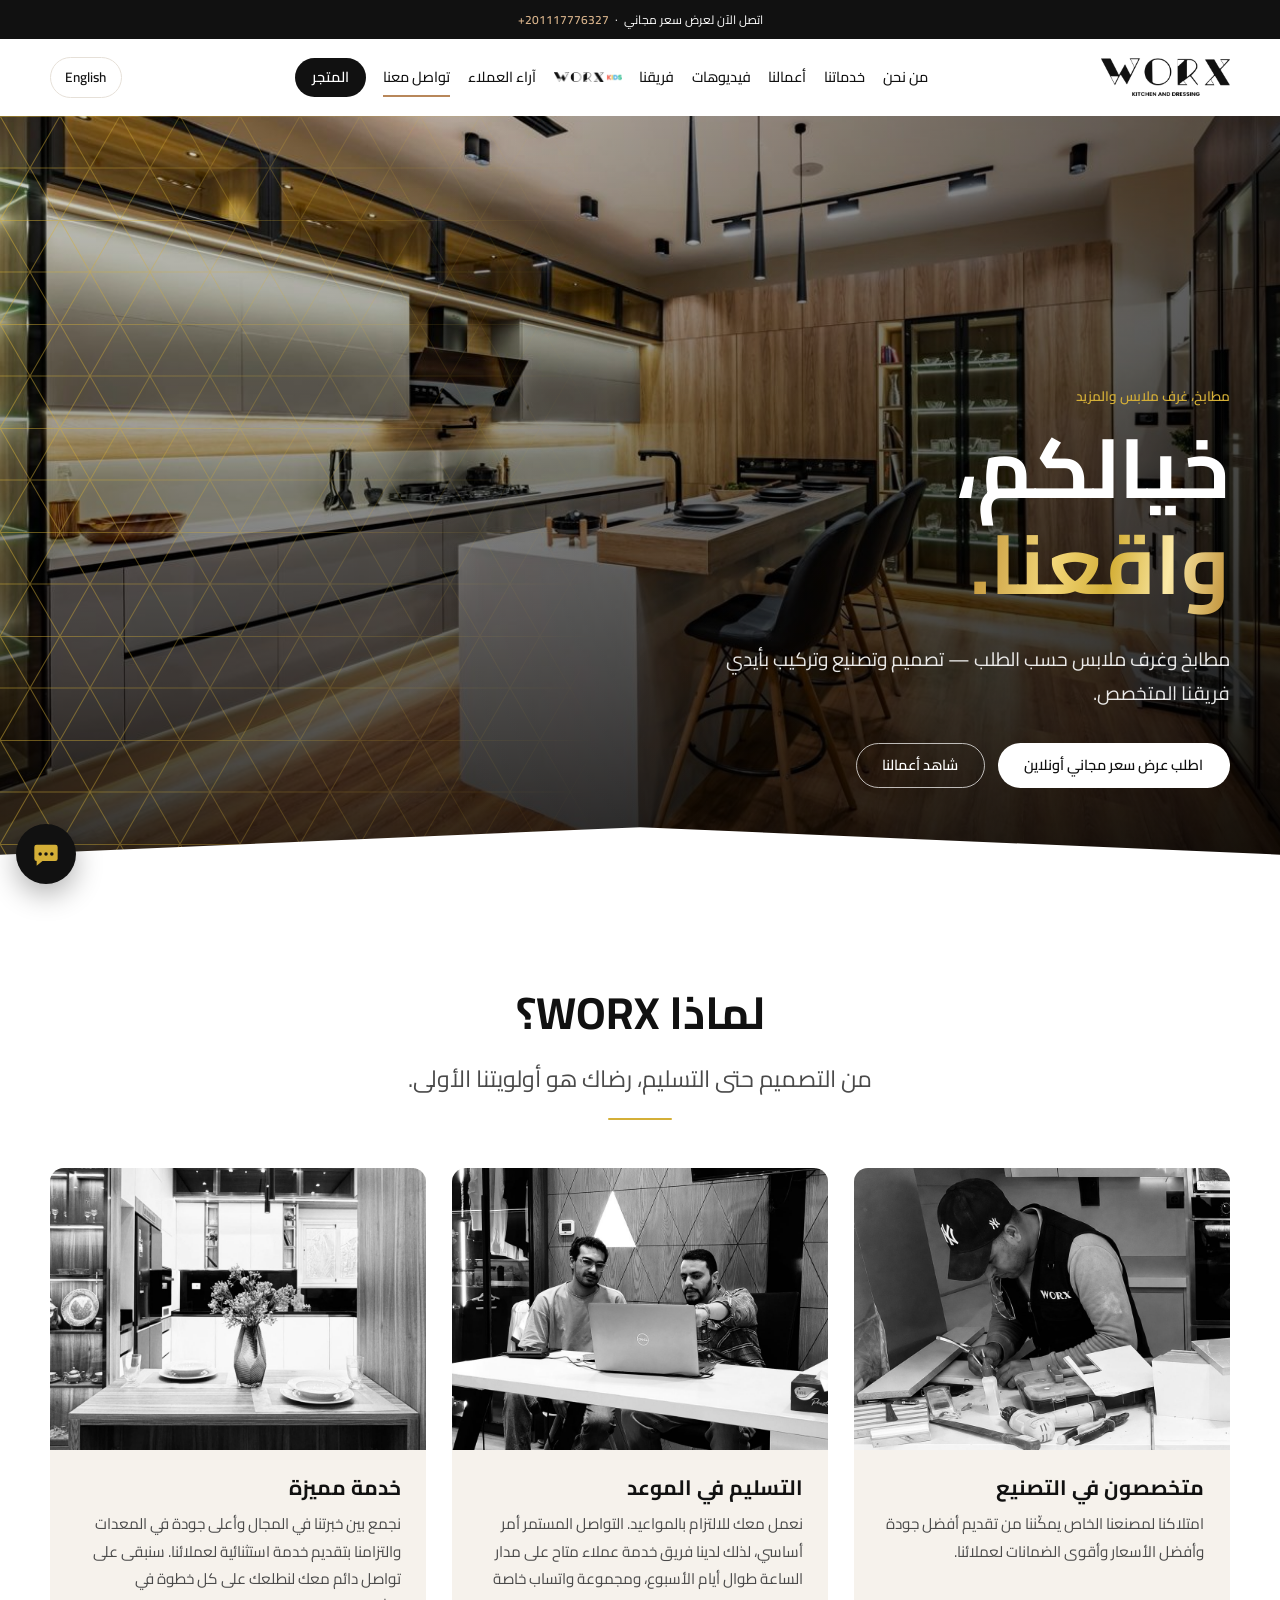
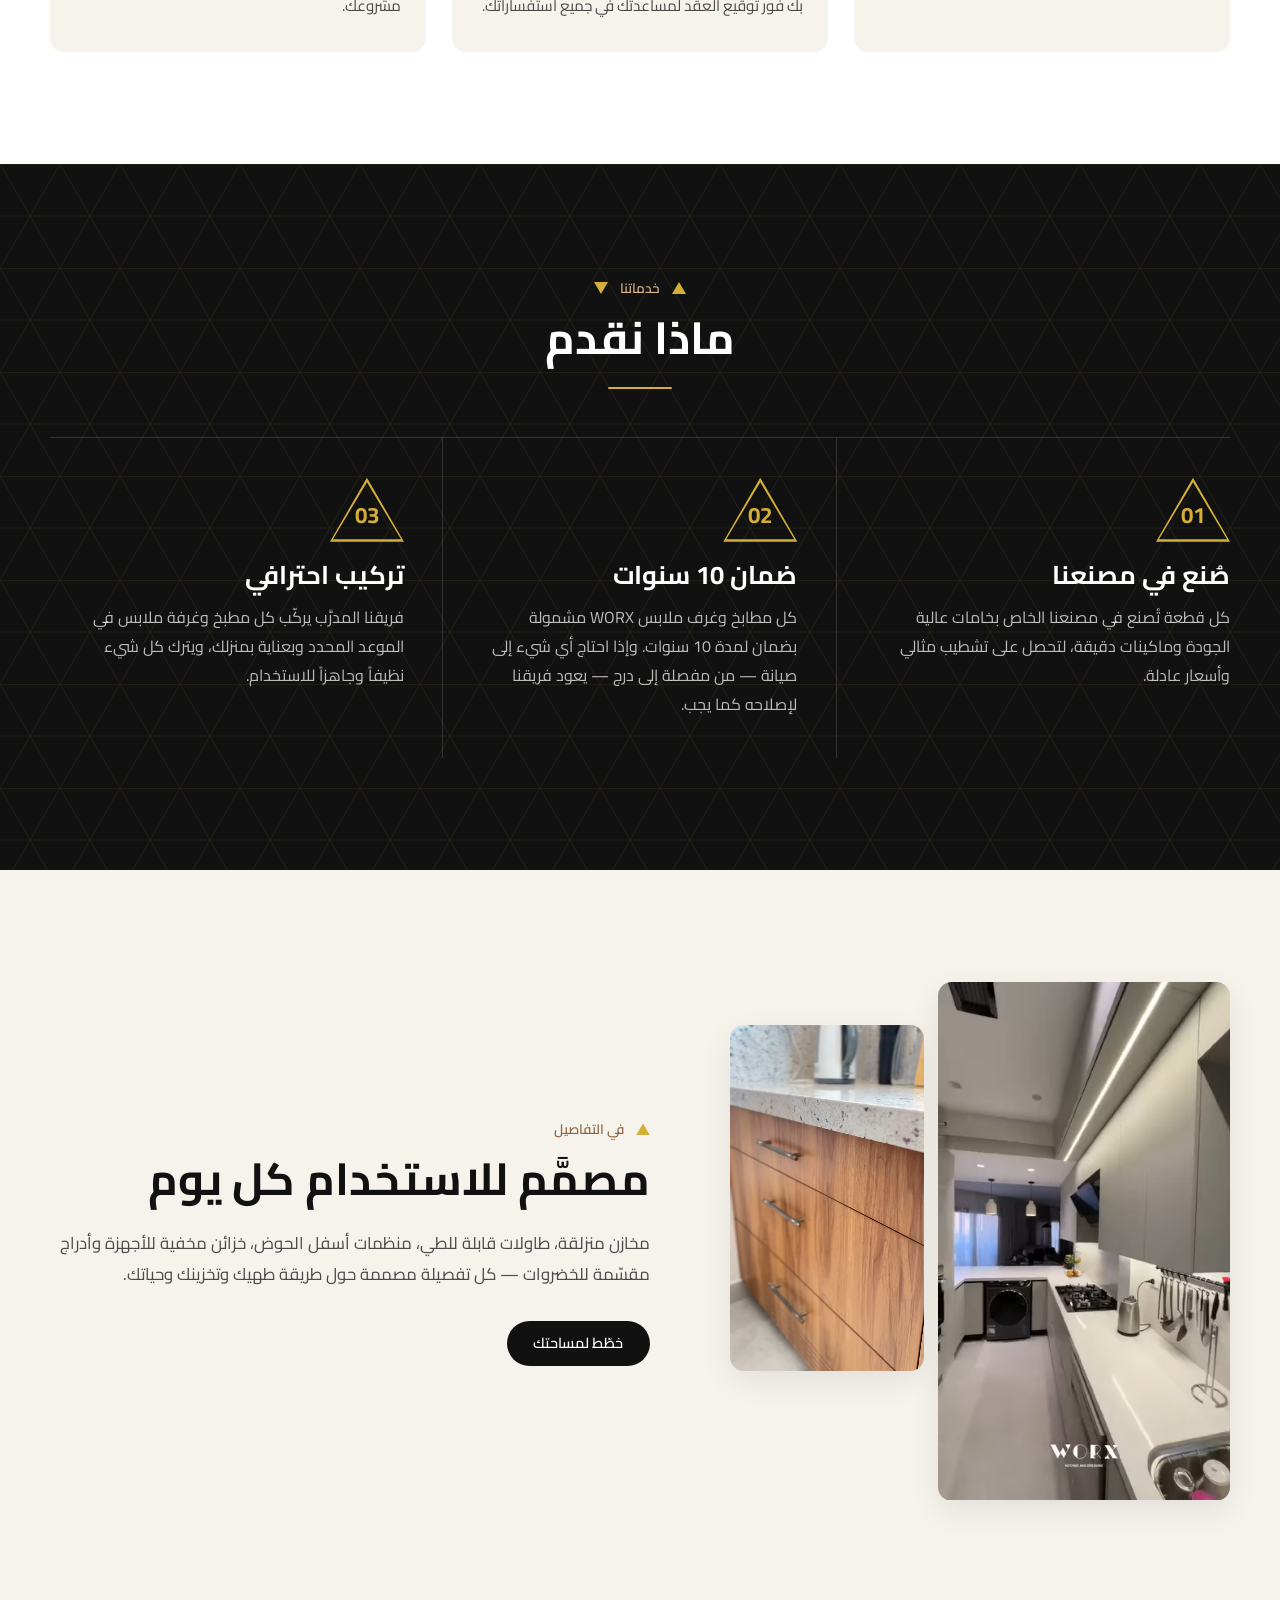
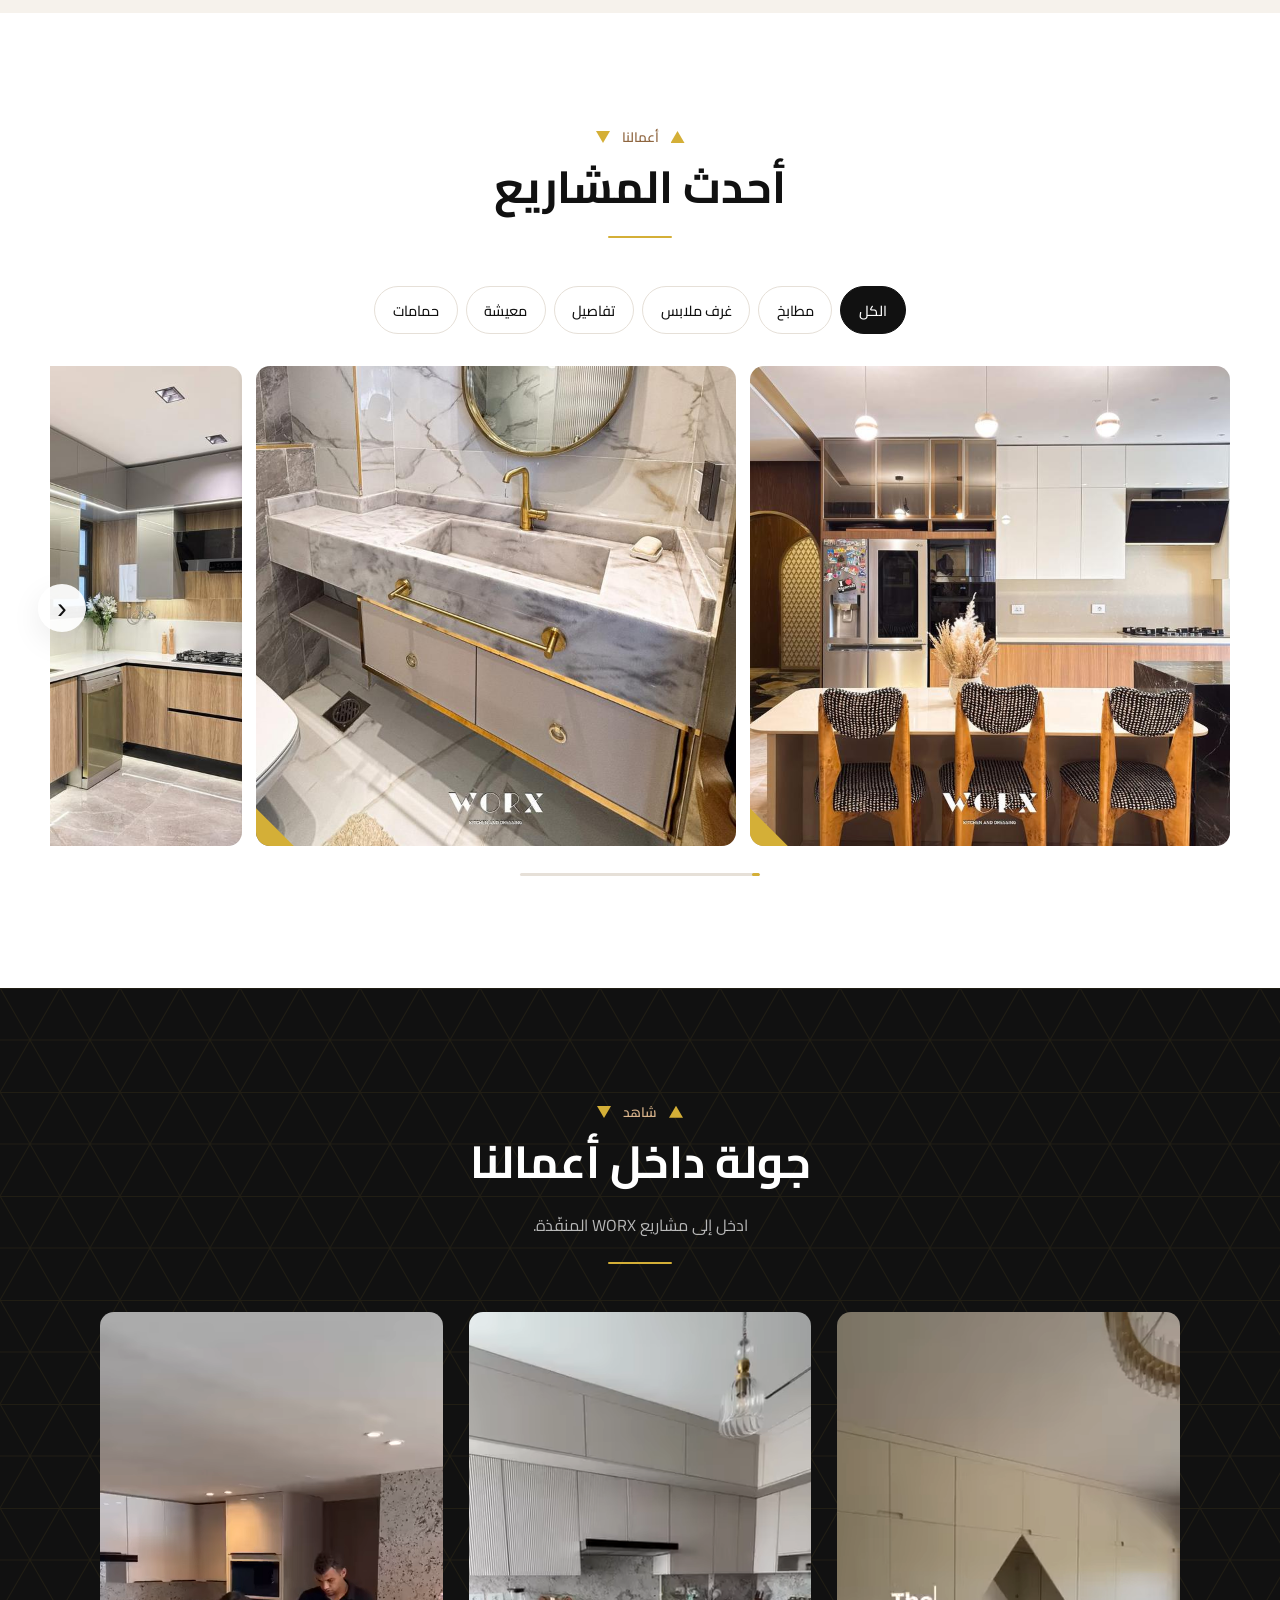
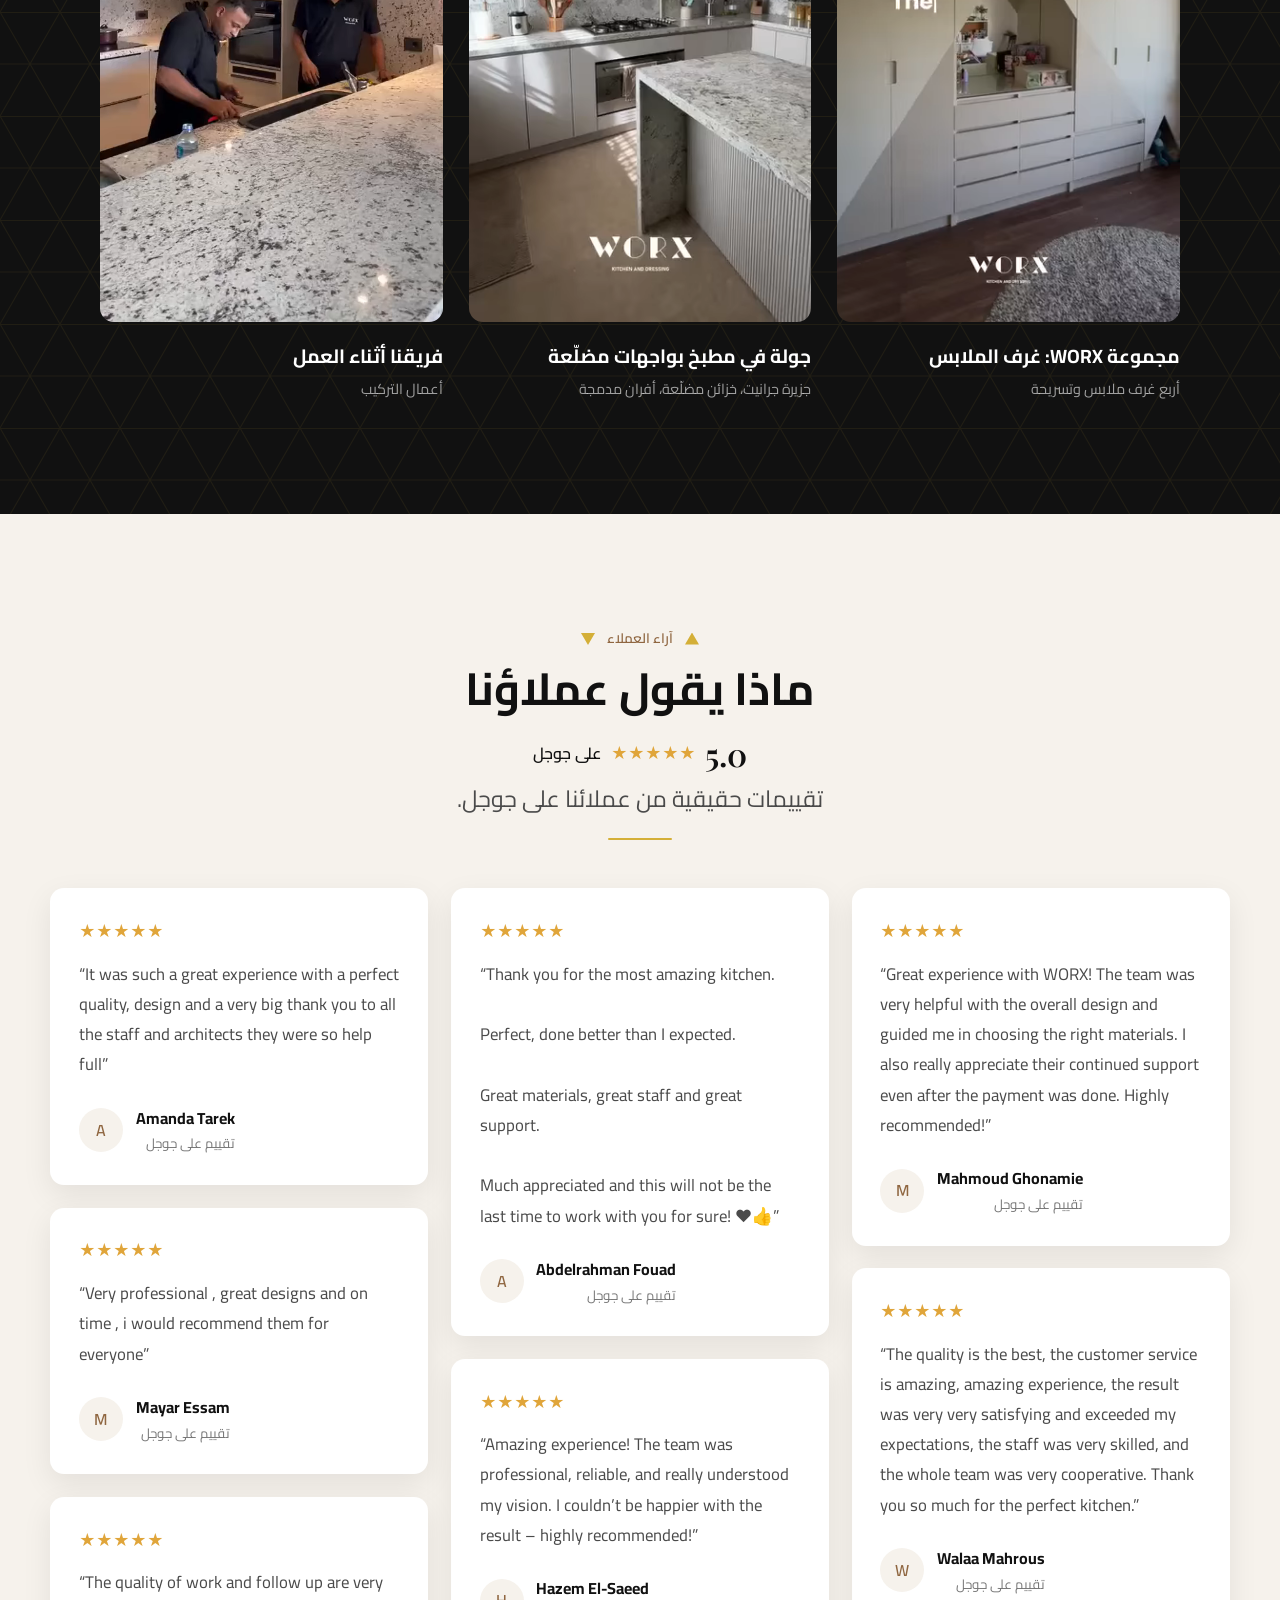
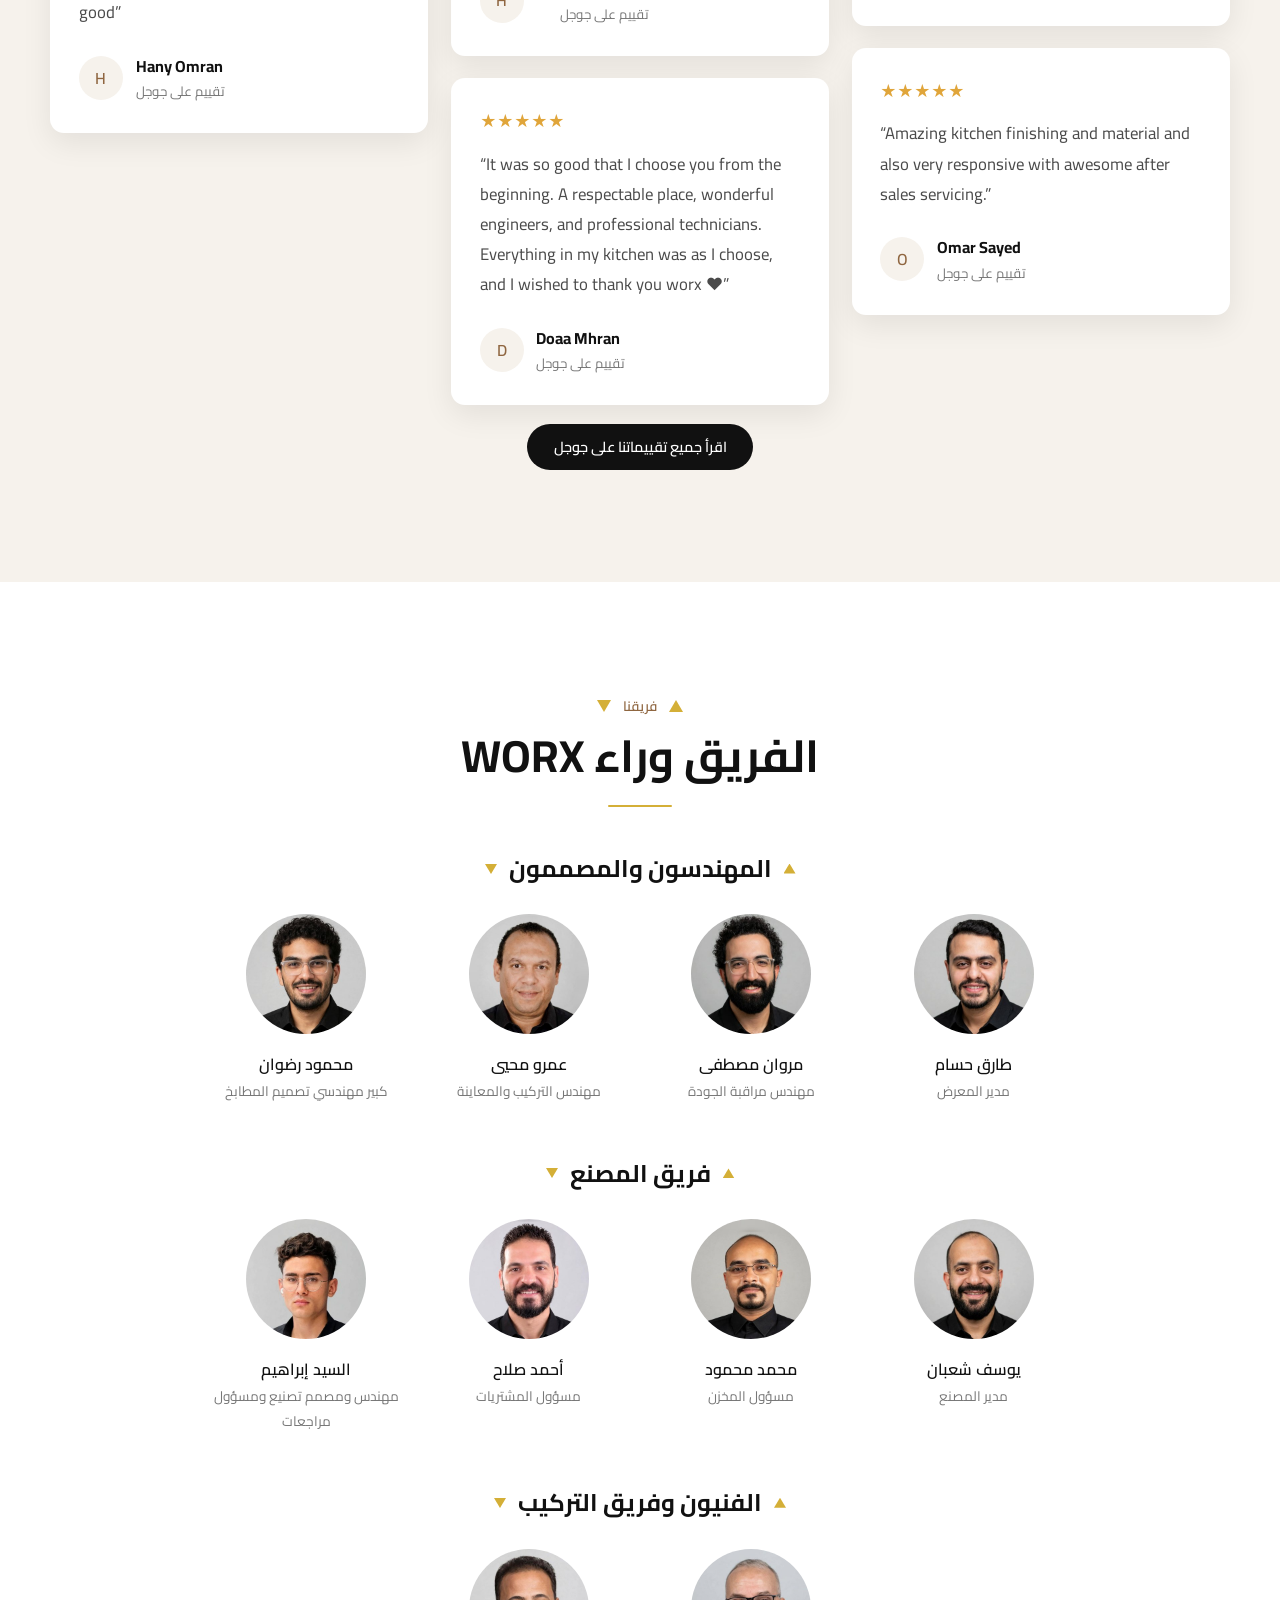
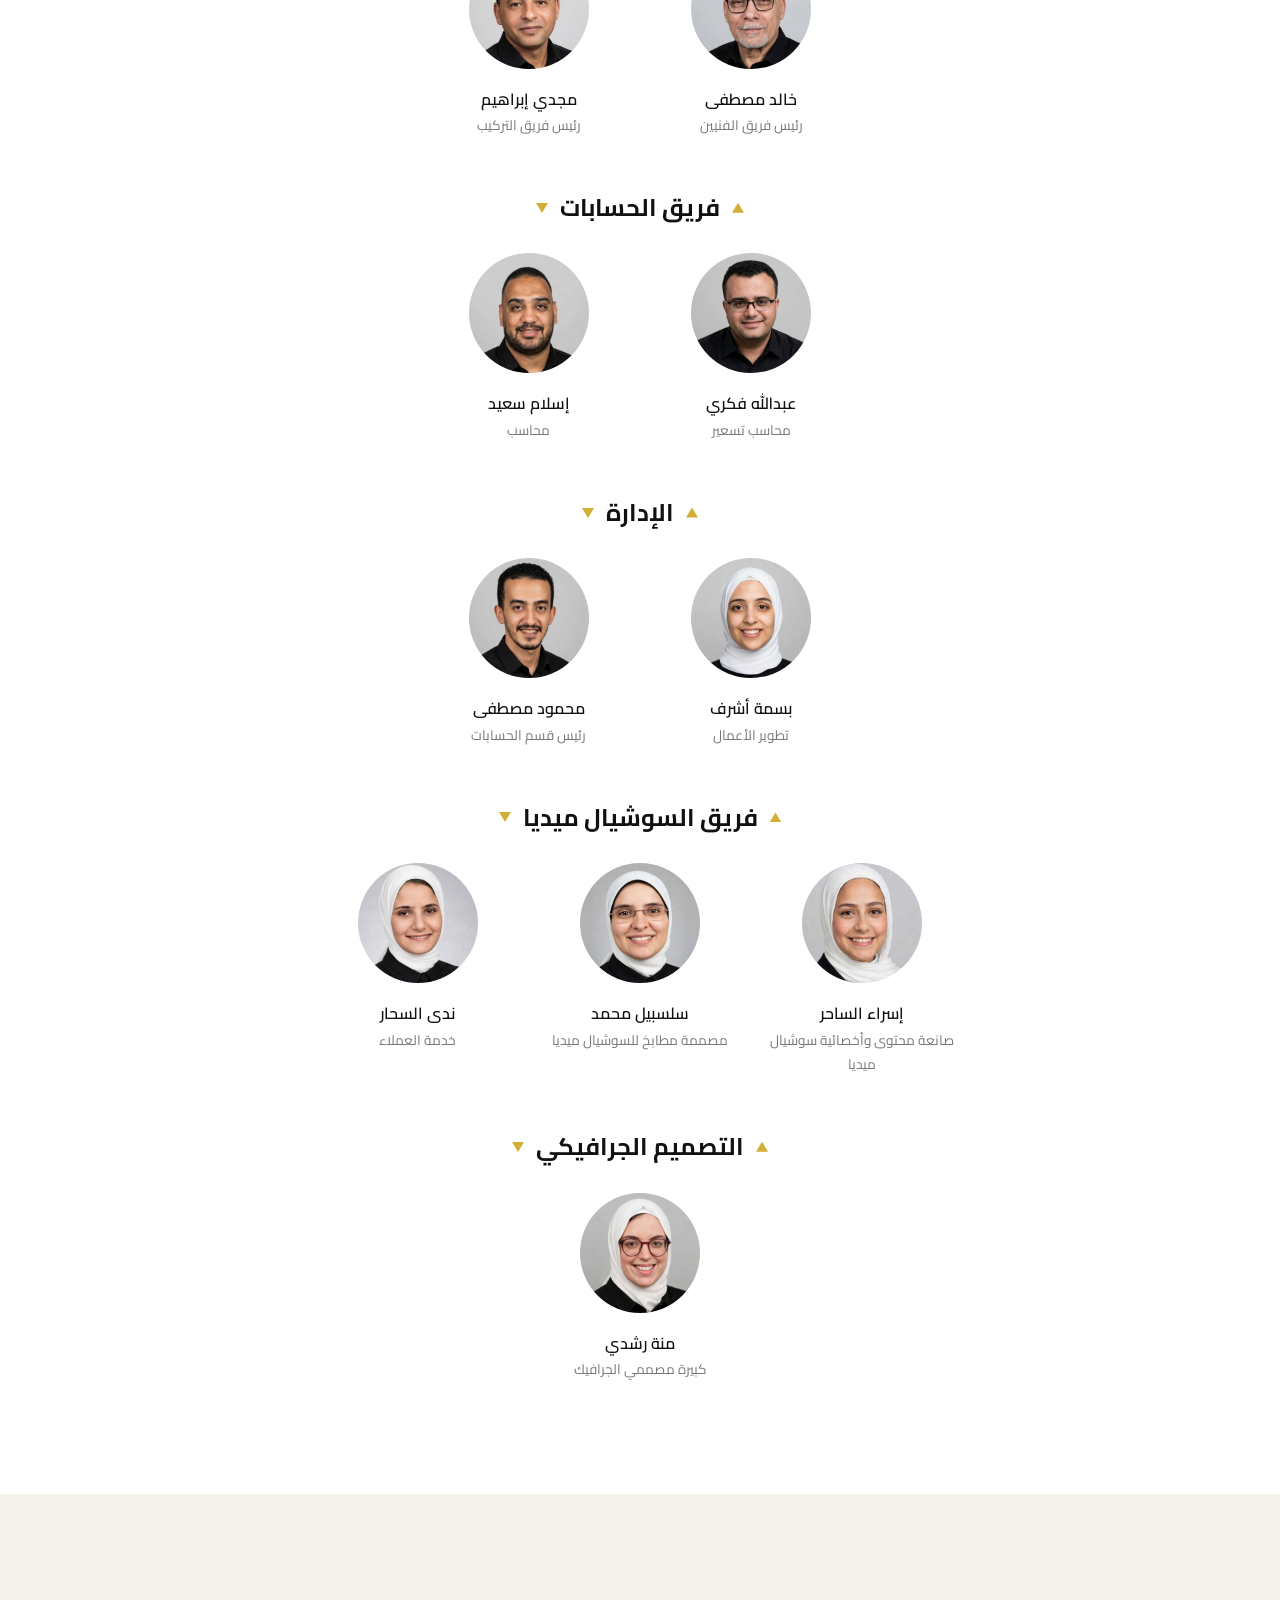
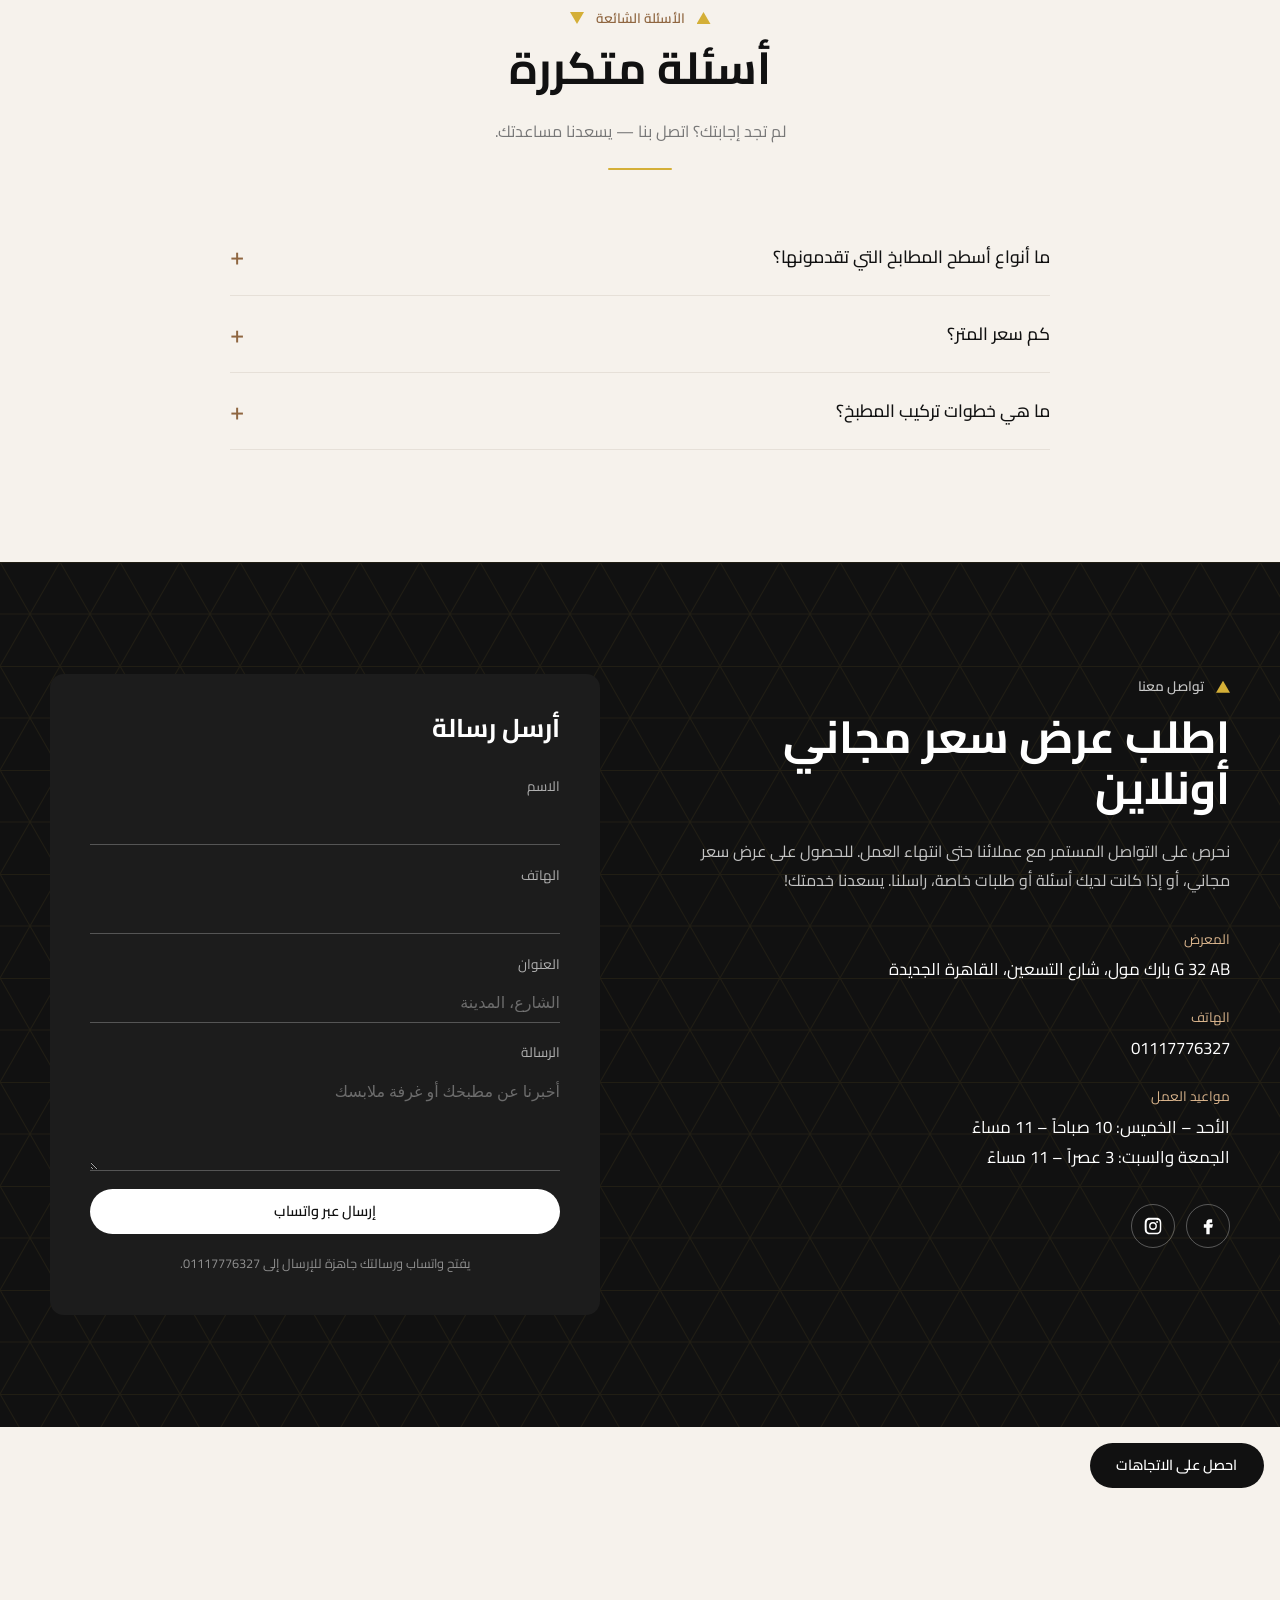
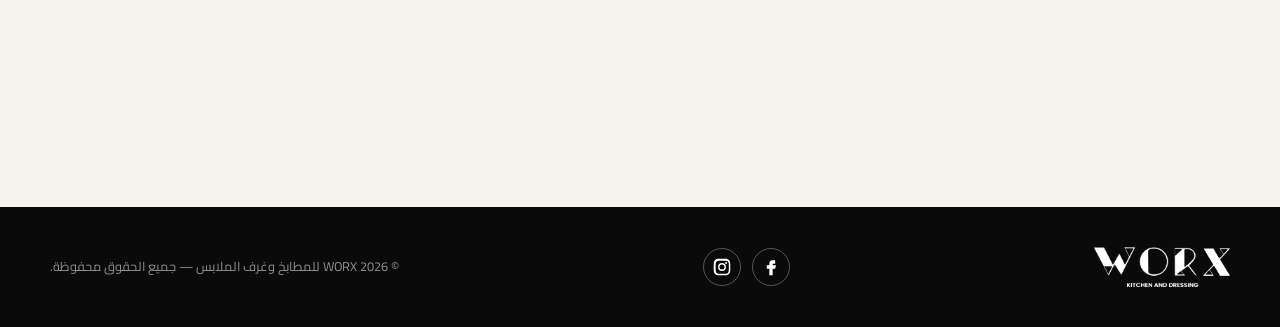
<file: ar.html>
<!doctype html>
<html lang="ar" dir="rtl">
<head>
  <meta charset="utf-8">
  <meta name="viewport" content="width=device-width, initial-scale=1">
  <title>WORX | مطابخ وغرف ملابس — القاهرة الجديدة</title>
  <meta name="description" content="WORX للمطابخ وغرف الملابس — مطابخ وغرف ملابس حسب الطلب في القاهرة الجديدة. اتصل بنا لعرض سعر مجاني.">
  <meta property="og:title" content="WORX | مطابخ وغرف ملابس">
  <meta property="og:description" content="خيالكم، واقعنا. مطابخ وغرف ملابس حسب الطلب في القاهرة الجديدة.">
  <meta property="og:type" content="website">
  <meta property="og:url" content="https://worxegypt.com/ar.html">
  <meta property="og:locale" content="ar_EG">
  <meta property="og:image" content="https://worxegypt.com/assets/img/hero-1280.jpg">
  <meta name="twitter:card" content="summary_large_image">
  <link rel="canonical" href="https://worxegypt.com/ar.html">
  <link rel="icon" href="assets/img/logo.png">
  <link rel="alternate" hreflang="en" href="https://worxegypt.com/">
  <link rel="alternate" hreflang="ar" href="https://worxegypt.com/ar.html">
  <link rel="preconnect" href="https://fonts.googleapis.com">
  <link rel="preconnect" href="https://fonts.gstatic.com" crossorigin>
  <link href="https://fonts.googleapis.com/css2?family=Playfair+Display:ital,wght@0,500;0,600;1,500&family=Bodoni+Moda:opsz,wght@6..96,500&family=Inter:wght@400;500;600&family=Cairo:wght@400;600;700&display=swap" rel="stylesheet">
  <link rel="stylesheet" href="styles.css">
</head>
<body>

  <div class="topbar">
    <a href="tel:+201117776327"><span class="topbar__label">اتصل الآن لعرض سعر مجاني</span><span class="topbar__short">عرض سعر مجاني</span> &nbsp;·&nbsp; <strong dir="ltr">+201117776327</strong></a>
  </div>

  <header class="header" id="top">
    <div class="container header__inner">
      <a href="#top" class="header__logo" aria-label="WORX للمطابخ وغرف الملابس — الرئيسية">
        <img src="assets/img/logo.png" alt="WORX للمطابخ وغرف الملابس" width="194" height="57">
      </a>
      <nav class="nav" id="nav" aria-label="القائمة الرئيسية">
        <a href="#about">من نحن</a>
        <a href="#services">خدماتنا</a>
        <a href="#work">أعمالنا</a>
        <a href="#videos">فيديوهات</a>
        <a href="#team">فريقنا</a>
        <a href="#" class="nav__kids" data-soon="kids"><img src="assets/img/worx-kids-logo.png" alt="WORX Kids" width="166" height="26"></a>
        <a href="#reviews">آراء العملاء</a>
        <a href="#contact">تواصل معنا</a>
        <a href="#" class="btn btn--dark nav__cta" data-soon="shop">المتجر</a>
      </nav>
      <div class="header__tools">
        <a href="index.html" class="lang-switch" lang="en" hreflang="en">English</a>
        <button class="nav-toggle" id="navToggle" aria-label="فتح القائمة" aria-expanded="false" aria-controls="nav">
          <span></span><span></span><span></span>
        </button>
      </div>
    </div>
  </header>

  <main>
    <!-- HERO -->
    <section class="hero">
      <img class="hero__bg" src="assets/img/hero-1280.jpg" srcset="assets/img/hero-800.jpg 800w, assets/img/hero-1280.jpg 1280w, assets/img/hero-2000.jpg 2000w" sizes="100vw" fetchpriority="high" alt="مطبخ حديث من WORX بتشطيبات خشبية وجزيرة بيضاء وخزائن زجاجية">
      <div class="hero__overlay"></div>
      <div class="hero__pattern" aria-hidden="true"></div>
      <div class="container hero__content">
        <p class="eyebrow eyebrow--light">مطابخ، غرف ملابس والمزيد</p>
        <h1>خيالكم،<br><em>واقعنا.</em></h1>
        <p class="hero__lead">مطابخ وغرف ملابس حسب الطلب — تصميم وتصنيع وتركيب بأيدي فريقنا المتخصص.</p>
        <div class="hero__actions">
          <a href="#contact" class="btn btn--light">اطلب عرض سعر مجاني أونلاين</a>
          <a href="#work" class="btn btn--ghost">شاهد أعمالنا</a>
        </div>
      </div>
    </section>

    <!-- WHY US -->
    <section class="section" id="about">
      <div class="container">
        <div class="section__head">
          <h2>لماذا WORX؟</h2>
          <p class="section__sub">من التصميم حتى التسليم، رضاك هو أولويتنا الأولى.</p>
        </div>
        <div class="cards">
          <article class="card">
            <img src="assets/img/team-workshop-bw.jpg?v=2" alt="فني من WORX يجمّع قطع المطبخ على سطح العمل" loading="lazy">
            <div class="card__body">
              <h3>متخصصون في التصنيع</h3>
              <p>امتلاكنا لمصنعنا الخاص يمكّننا من تقديم أفضل جودة وأفضل الأسعار وأقوى الضمانات لعملائنا.</p>
            </div>
          </article>
          <article class="card">
            <img src="assets/img/team-planning-bw.jpg?v=2" alt="اثنان من مصممي WORX يراجعان مشروعاً على اللابتوب في المعرض" loading="lazy">
            <div class="card__body">
              <h3>التسليم في الموعد</h3>
              <p>نعمل معك للالتزام بالمواعيد. التواصل المستمر أمر أساسي، لذلك لدينا فريق خدمة عملاء متاح على مدار الساعة طوال أيام الأسبوع، ومجموعة واتساب خاصة بك فور توقيع العقد لمساعدتك في جميع استفساراتك.</p>
            </div>
          </article>
          <article class="card">
            <img src="assets/img/dining-kitchen-bw.jpg" alt="مطبخ منفّذ من WORX بطاولة طعام من خشب الجوز وخزانة عرض مضاءة" loading="lazy">
            <div class="card__body">
              <h3>خدمة مميزة</h3>
              <p>نجمع بين خبرتنا في المجال وأعلى جودة في المعدات والتزامنا بتقديم خدمة استثنائية لعملائنا. سنبقى على تواصل دائم معك لنطلعك على كل خطوة في مشروعك.</p>
            </div>
          </article>
        </div>
      </div>
    </section>

    <!-- SERVICES -->
    <section class="section section--dark" id="services">
      <div class="container">
        <div class="section__head">
          <p class="eyebrow eyebrow--light">خدماتنا</p>
          <h2>ماذا نقدم</h2>
        </div>
        <div class="services">
          <div class="service">
            <span class="service__num">01</span>
            <h3>صُنع في مصنعنا</h3>
            <p>كل قطعة تُصنع في مصنعنا الخاص بخامات عالية الجودة وماكينات دقيقة، لتحصل على تشطيب مثالي وأسعار عادلة.</p>
          </div>
          <div class="service">
            <span class="service__num">02</span>
            <h3>ضمان 10 سنوات</h3>
            <p>كل مطابخ وغرف ملابس WORX مشمولة بضمان لمدة 10 سنوات. وإذا احتاج أي شيء إلى صيانة — من مفصلة إلى درج — يعود فريقنا لإصلاحه كما يجب.</p>
          </div>
          <div class="service">
            <span class="service__num">03</span>
            <h3>تركيب احترافي</h3>
            <p>فريقنا المدرَّب يركّب كل مطبخ وغرفة ملابس في الموعد المحدد وبعناية بمنزلك، ويترك كل شيء نظيفاً وجاهزاً للاستخدام.</p>
          </div>
        </div>
      </div>
    </section>

    <!-- DETAILS -->
    <section class="section section--cream" id="details">
      <div class="container feature">
        <div class="feature__media">
          <div class="feature__video feature__video--main">
            <video id="tourVideo" poster="assets/img/work/kitchen-tour-poster.jpg" autoplay muted loop playsinline preload="metadata" aria-label="جولة في مطبخ من WORX: مخزن منزلق، طاولة قابلة للطي، منظم أسفل الحوض، خزانة للأجهزة وأدراج للخضروات">
              <source src="assets/img/work/kitchen-tour.mp4" type="video/mp4">
              <source src="assets/img/work/kitchen-tour.webm" type="video/webm">
            </video>
          </div>
          <div class="feature__video feature__video--side">
            <video poster="assets/img/work/drawer-organizer-poster.jpg" autoplay muted loop playsinline preload="metadata" aria-label="درج بمنظم خشبي مخصص لأدوات المائدة يُفتح">
              <source src="assets/img/work/drawer-organizer.mp4" type="video/mp4">
              <source src="assets/img/work/drawer-organizer.webm" type="video/webm">
            </video>
          </div>
        </div>
        <div class="feature__text">
          <p class="eyebrow">في التفاصيل</p>
          <h2>مصمَّم للاستخدام كل يوم</h2>
          <p>مخازن منزلقة، طاولات قابلة للطي، منظمات أسفل الحوض، خزائن مخفية للأجهزة وأدراج مقسّمة للخضروات — كل تفصيلة مصممة حول طريقة طهيك وتخزينك وحياتك.</p>
          <a href="#contact" class="btn btn--dark">خطّط لمساحتك</a>
        </div>
      </div>
    </section>

    <!-- GALLERY -->
    <section class="section" id="work">
      <div class="container">
        <div class="section__head">
          <p class="eyebrow">أعمالنا</p>
          <h2>أحدث المشاريع</h2>
        </div>
        <div class="filters" role="group" aria-label="تصفية المشاريع">
          <button class="filter is-active" data-filter="all" aria-pressed="true">الكل</button>
          <button class="filter" data-filter="kitchens" aria-pressed="false">مطابخ</button>
          <button class="filter" data-filter="dressing" aria-pressed="false">غرف ملابس</button>
          <button class="filter" data-filter="details" aria-pressed="false">تفاصيل</button>
          <button class="filter" data-filter="living" aria-pressed="false">معيشة</button>
          <button class="filter" data-filter="bathrooms" aria-pressed="false">حمامات</button>
        </div>
        <div class="carousel">
          <button class="carousel__nav carousel__prev" aria-label="المشاريع السابقة">‹</button>
          <div class="gallery" tabindex="0" aria-label="صور المشاريع، اسحب لرؤية المزيد">
          <button class="gallery__item" data-cat="kitchens" data-full="assets/img/work/island-burl-stools.jpg">
            <img src="assets/img/work/island-burl-stools-sm.jpg" width="720" height="720" alt="جزيرة مطبخ مع كراسي بار من خشب البُرل وخزائن زجاجية برونزية" loading="lazy">
          </button>
          <button class="gallery__item" data-cat="bathrooms" data-full="assets/img/work/marble-vanity-gold.jpg">
            <img src="assets/img/work/marble-vanity-gold-sm.jpg" width="720" height="720" alt="وحدة حوض رخامية بأدراج بإطار ذهبي" loading="lazy">
          </button>
          <button class="gallery__item" data-cat="kitchens" data-full="assets/img/work/grey-oak-l-black-fridge.jpg">
            <img src="assets/img/work/grey-oak-l-black-fridge-sm.jpg" width="720" height="720" alt="مطبخ على شكل L باللون الرمادي اللامع وخشب البلوط مع ثلاجة سوداء" loading="lazy">
          </button>
          <button class="gallery__item" data-cat="kitchens" data-full="assets/img/work/grey-oak-glass-uppers.jpg">
            <img src="assets/img/work/grey-oak-glass-uppers-sm.jpg" width="720" height="720" alt="مطبخ رمادي لامع وخشب البلوط بخزائن علوية زجاجية بإطار أسود وأفران مدمجة" loading="lazy">
          </button>
          <button class="gallery__item" data-cat="kitchens" data-full="assets/img/work/granite-island-fluted-front.jpg">
            <img src="assets/img/work/granite-island-fluted-front-sm.jpg" width="576" height="720" alt="مطبخ رمادي بيج بخزائن علوية مضلّعة وجزيرة جرانيت منسدلة، منظر أمامي" loading="lazy">
          </button>
          <button class="gallery__item" data-cat="details" data-full="assets/img/work/grey-gloss-drawers-oak.jpg">
            <img src="assets/img/work/grey-gloss-drawers-oak-sm.jpg" width="720" height="720" alt="أدراج رمادية لامعة بدون مقابض أسفل سطح أبيض ورف من البلوط" loading="lazy">
          </button>
          <button class="gallery__item" data-cat="bathrooms" data-full="assets/img/work/terracotta-vanity-front.jpg">
            <img src="assets/img/work/terracotta-vanity-front-sm.jpg" width="720" height="720" alt="حوض فخاري برتقالي على وحدة من الخشب والعنابي" loading="lazy">
          </button>
          <button class="gallery__item" data-cat="kitchens" data-full="assets/img/work/white-units-coffee-niche.jpg">
            <img src="assets/img/work/white-units-coffee-niche-sm.jpg" width="720" height="720" alt="وحدات طويلة بيضاء مع ركن قهوة مضاء وأفران مدمجة" loading="lazy">
          </button>
          <button class="gallery__item" data-cat="dressing" data-full="assets/img/work/smoked-glass-walk-in.jpg">
            <img src="assets/img/work/smoked-glass-walk-in-sm.jpg" width="720" height="720" alt="غرفة ملابس ركنية بأبواب زجاج مدخّن مضاءة ورفوف للأحذية" loading="lazy">
          </button>
          <button class="gallery__item" data-cat="kitchens" data-full="assets/img/work/outdoor-kitchenette.jpg">
            <img src="assets/img/work/outdoor-kitchenette-sm.jpg" width="576" height="720" alt="مطبخ خارجي على السطح بأبواب من البلوط وتكسية رخام داكن" loading="lazy">
          </button>
          <button class="gallery__item" data-cat="bathrooms" data-full="assets/img/work/fluted-wood-vanity.jpg">
            <img src="assets/img/work/fluted-wood-vanity-sm.jpg" width="720" height="720" alt="وحدة حوض معلقة من الخشب المضلّع بسطح رخامي ومرآة دائرية مضاءة" loading="lazy">
          </button>
          <button class="gallery__item" data-cat="kitchens" data-full="assets/img/work/indoor-kitchenette.jpg">
            <img src="assets/img/work/indoor-kitchenette-sm.jpg" width="576" height="720" alt="مطبخ صغير داخلي بخزائن زجاجية وثلاجة مشروبات" loading="lazy">
          </button>
          <button class="gallery__item" data-cat="kitchens" data-full="assets/img/work/galley-beige-handleless.jpg">
            <img src="assets/img/work/galley-beige-handleless-sm.jpg" width="576" height="720" alt="مطبخ ممر بيج طويل بدون مقابض مع إضاءة مخفية" loading="lazy">
          </button>
          <button class="gallery__item" data-cat="kitchens" data-full="assets/img/work/white-black-display-column.jpg">
            <img src="assets/img/work/white-black-display-column-sm.jpg" width="576" height="720" alt="مطبخ أبيض وأسود مع عمود عرض مضاء من خشب الجوز" loading="lazy">
          </button>
          <button class="gallery__item" data-cat="kitchens" data-full="assets/img/work/oak-blush-u-bar.jpg">
            <img src="assets/img/work/oak-blush-u-bar-sm.jpg" width="576" height="720" alt="مطبخ وردي فاتح وخشب البلوط على شكل U بسطح جرانيت وبار خشبي" loading="lazy">
          </button>
          <button class="gallery__item" data-cat="kitchens" data-full="assets/img/work/fluted-greige-granite-hob.jpg">
            <img src="assets/img/work/fluted-greige-granite-hob-sm.jpg" width="576" height="720" alt="مطبخ رمادي بيج بخزائن علوية مضلّعة وتكسية جرانيت" loading="lazy">
          </button>
          <button class="gallery__item" data-cat="kitchens" data-full="assets/img/work/walnut-charcoal-display.jpg">
            <img src="assets/img/work/walnut-charcoal-display-sm.jpg" width="576" height="720" alt="مطبخ من خشب الجوز والفحمي مع خزانة عرض زجاجية مضاءة" loading="lazy">
          </button>
          <button class="gallery__item" data-cat="kitchens" data-full="assets/img/work/white-oak-wood-counter-u.jpg">
            <img src="assets/img/work/white-oak-wood-counter-u-sm.jpg" width="576" height="720" alt="مطبخ أبيض على شكل U بأسطح خشبية وفتحات مضاءة من البلوط" loading="lazy">
          </button>
          <button class="gallery__item" data-cat="kitchens" data-full="assets/img/work/grey-gloss-smeg-corner.jpg">
            <img src="assets/img/work/grey-gloss-smeg-corner-sm.jpg" width="575" height="720" alt="ركن مطبخ رمادي لامع مع بلاط سبواي وإضاءة أسفل الخزائن" loading="lazy">
          </button>
          <button class="gallery__item" data-cat="kitchens" data-full="assets/img/work/fluted-island-marble.jpg">
            <img src="assets/img/work/fluted-island-marble-sm.jpg" width="575" height="720" alt="مطبخ بجزيرة مضلّعة وسطح رخامي ووحدات طويلة من الجوز" loading="lazy">
          </button>
          <button class="gallery__item" data-cat="kitchens" data-full="assets/img/work/walnut-charcoal-dining.jpg">
            <img src="assets/img/work/walnut-charcoal-dining-sm.jpg" width="576" height="720" alt="مطبخ مفتوح من خشب الجوز والفحمي مع طاولة طعام" loading="lazy">
          </button>
          <button class="gallery__item" data-cat="details" data-full="assets/img/work/greige-oven-glass-tower.jpg">
            <img src="assets/img/work/greige-oven-glass-tower-sm.jpg" width="576" height="720" alt="برج أفران رمادي بيج بجانب خزانة عرض برفوف زجاجية" loading="lazy">
          </button>
          <button class="gallery__item" data-cat="kitchens" data-full="assets/img/work/granite-island-fridges.jpg">
            <img src="assets/img/work/granite-island-fridges-sm.jpg" width="576" height="720" alt="مطبخ رمادي بيج بجزيرة جرانيت منسدلة وثلاجتين" loading="lazy">
          </button>
          <button class="gallery__item" data-cat="kitchens" data-full="assets/img/work/walnut-charcoal-wall.jpg">
            <img src="assets/img/work/walnut-charcoal-wall-sm.jpg" width="576" height="720" alt="حائط مطبخ من خشب الجوز والفحمي بفتحات مضاءة" loading="lazy">
          </button>
          <button class="gallery__item" data-cat="kitchens" data-full="assets/img/work/wood-bar-white-kitchen.jpg">
            <img src="assets/img/work/wood-bar-white-kitchen-sm.jpg" width="576" height="720" alt="بار إفطار خشبي طويل أمام مطبخ أبيض" loading="lazy">
          </button>
          <button class="gallery__item" data-cat="kitchens" data-full="assets/img/work/white-oak-oven-tower-barn-door.jpg">
            <img src="assets/img/work/white-oak-oven-tower-barn-door-sm.jpg" width="576" height="720" alt="مطبخ أبيض ببرج أفران وباب منزلق وسطح خشبي" loading="lazy">
          </button>
          <button class="gallery__item" data-cat="kitchens" data-full="assets/img/work/fluted-sink-window.jpg">
            <img src="assets/img/work/fluted-sink-window-sm.jpg" width="576" height="720" alt="مطبخ رمادي بيج مشمس بخزائن مضلّعة وحوض بجانب النافذة" loading="lazy">
          </button>
          <button class="gallery__item" data-cat="kitchens" data-full="assets/img/work/walnut-charcoal-l-shape.jpg">
            <img src="assets/img/work/walnut-charcoal-l-shape-sm.jpg" width="576" height="720" alt="مطبخ على شكل L من الجوز والفحمي بتكسية حجرية" loading="lazy">
          </button>
          <button class="gallery__item" data-cat="kitchens" data-full="assets/img/work/white-sink-patterned-floor.jpg">
            <img src="assets/img/work/white-sink-patterned-floor-sm.jpg" width="576" height="720" alt="وحدات سفلية بيضاء بسطح خشبي وبلاط أرضي منقوش" loading="lazy">
          </button>
          <button class="gallery__item" data-cat="kitchens" data-full="assets/img/work/fluted-greige-corner.jpg">
            <img src="assets/img/work/fluted-greige-corner-sm.jpg" width="576" height="720" alt="منظر قريب لخزائن مضلّعة رمادية بيج فوق سطح جرانيت" loading="lazy">
          </button>
          <button class="gallery__item" data-cat="kitchens" data-full="assets/img/work/beige-oak-island-bar.jpg">
            <img src="assets/img/work/beige-oak-island-bar-sm.jpg" width="576" height="720" alt="مطبخ بيج وخشب البلوط مع جزيرة وبار إفطار خشبي" loading="lazy">
          </button>
          <button class="gallery__item" data-cat="details" data-full="assets/img/work/corner-pantry-lit.jpg">
            <img src="assets/img/work/corner-pantry-lit-sm.jpg" width="576" height="720" alt="مخزن ركني بأرفف بيضاء مضاءة" loading="lazy">
          </button>
          <button class="gallery__item" data-cat="dressing" data-full="assets/img/work/light-oak-wardrobe.jpg">
            <img src="assets/img/work/light-oak-wardrobe-sm.jpg" width="576" height="720" alt="حائط خزائن ملابس من البلوط الفاتح بمقابض غائرة" loading="lazy">
          </button>
          <button class="gallery__item" data-cat="kitchens" data-full="assets/img/work/galley-u-overview.jpg">
            <img src="assets/img/work/galley-u-overview-sm.jpg" width="576" height="720" alt="مطبخ بيج على شكل U مع ثلاجتين" loading="lazy">
          </button>
          <button class="gallery__item" data-cat="bathrooms" data-full="assets/img/work/fluted-wood-vanity-angle.jpg">
            <img src="assets/img/work/fluted-wood-vanity-angle-sm.jpg" width="720" height="720" alt="وحدة حوض من الخشب المضلّع مع حوض أبيض وصنبور أسود" loading="lazy">
          </button>
          <button class="gallery__item" data-cat="kitchens" data-full="assets/img/work/white-black-u-kitchen.jpg">
            <img src="assets/img/work/white-black-u-kitchen-sm.jpg" width="576" height="720" alt="مطبخ أبيض على شكل U بتكسية سوداء وإضاءة معلقة" loading="lazy">
          </button>
          <button class="gallery__item" data-cat="dressing" data-full="assets/img/work/triangle-niche-wardrobe.jpg">
            <img src="assets/img/work/triangle-niche-wardrobe-sm.jpg" width="576" height="720" alt="حائط خزائن بفتحة تسريحة مثلثة وأدراج" loading="lazy">
          </button>
          <button class="gallery__item" data-cat="kitchens" data-full="assets/img/work/beige-island-front.jpg">
            <img src="assets/img/work/beige-island-front-sm.jpg" width="576" height="720" alt="منظر أمامي لمطبخ بيج بجزيرة بسطح خشبي وصنبور أسود" loading="lazy">
          </button>
          <button class="gallery__item" data-cat="details" data-full="assets/img/work/oven-tower-detail.jpg">
            <img src="assets/img/work/oven-tower-detail-sm.jpg" width="576" height="720" alt="برج فرن وميكروويف مدمج بجانب حائط من خشب الجوز" loading="lazy">
          </button>
          <button class="gallery__item" data-cat="kitchens" data-full="assets/img/work/white-gloss-black-marble-island.jpg">
            <img src="assets/img/work/white-gloss-black-marble-island-sm.jpg" width="720" height="720" alt="مطبخ أبيض لامع مع جزيرة رخام أسود وحوض" loading="lazy">
          </button>
          <button class="gallery__item" data-cat="kitchens" data-full="assets/img/work/beige-kitchenette-glass.jpg">
            <img src="assets/img/work/beige-kitchenette-glass-sm.jpg" width="720" height="719" alt="مطبخ صغير بيج لامع مع خزانة زجاجية مضاءة بإطار أسود" loading="lazy">
          </button>
          <button class="gallery__item" data-cat="bathrooms" data-full="assets/img/work/marble-vanity-oval-mirror.jpg">
            <img src="assets/img/work/marble-vanity-oval-mirror-sm.jpg" width="720" height="720" alt="وحدة حوض رخامية مع مرآة بيضاوية ذهبية وإكسسوارات نحاسية" loading="lazy">
          </button>
          <button class="gallery__item" data-cat="kitchens" data-full="assets/img/work/oak-tower-glass-display.jpg">
            <img src="assets/img/work/oak-tower-glass-display-sm.jpg" width="720" height="720" alt="وحدات طويلة من البلوط بأفران مدمجة وعمود عرض زجاجي مضاء" loading="lazy">
          </button>
          <button class="gallery__item" data-cat="kitchens" data-full="assets/img/work/open-plan-white-kitchen-dining.jpg">
            <img src="assets/img/work/open-plan-white-kitchen-dining-sm.jpg" width="720" height="720" alt="مطبخ أبيض مفتوح مع طاولة طعام ومكتبة مضاءة من البلوط" loading="lazy">
          </button>
          <button class="gallery__item" data-cat="bathrooms" data-full="assets/img/work/terracotta-vanity-angle.jpg">
            <img src="assets/img/work/terracotta-vanity-angle-sm.jpg" width="720" height="720" alt="وحدة حوض خشبية منحنية مع حوض برتقالي وصنبور ذهبي" loading="lazy">
          </button>
          <button class="gallery__item" data-cat="kitchens" data-full="assets/img/work/beige-kitchen-wood-screen.jpg">
            <img src="assets/img/work/beige-kitchen-wood-screen-sm.jpg" width="719" height="720" alt="مطبخ بيج صغير مع فاصل خشبي" loading="lazy">
          </button>
          <button class="gallery__item" data-cat="kitchens" data-full="assets/img/work/white-kitchen-butcher-block.jpg">
            <img src="assets/img/work/white-kitchen-butcher-block-sm.jpg" width="720" height="720" alt="مطبخ أبيض بسطح خشبي وغسالة مدمجة" loading="lazy">
          </button>
          <button class="gallery__item" data-cat="kitchens" data-full="assets/img/work/grey-oak-oven-tower.jpg">
            <img src="assets/img/work/grey-oak-oven-tower-sm.jpg" width="720" height="720" alt="خزائن علوية رمادية لامعة مع وحدات سفلية من البلوط وبرج أفران" loading="lazy">
          </button>
          <button class="gallery__item" data-cat="details" data-full="assets/img/work/hob-hood-detail.jpg">
            <img src="assets/img/work/hob-hood-detail-sm.jpg" width="720" height="720" alt="موقد غاز أسفل شفاط أسود مائل وخزائن بيضاء لامعة" loading="lazy">
          </button>
          <button class="gallery__item" data-cat="kitchens" data-full="assets/img/work/showroom-island-bar.jpg">
            <img src="assets/img/work/showroom-island-bar-sm.jpg" width="720" height="480" alt="مطبخ رمادي لامع وخشب البلوط بجزيرة بيضاء وبار خشبي وإضاءة معلقة سوداء" loading="lazy">
          </button>
          <button class="gallery__item" data-cat="dressing" data-full="assets/img/work/glass-wardrobe-vanity.jpg">
            <img src="assets/img/work/glass-wardrobe-vanity-sm.jpg" width="720" height="480" alt="خزائن ملابس من خشب الجوز بأبواب زجاجية ومكتب تسريحة قابل للطي" loading="lazy">
          </button>
          <button class="gallery__item" data-cat="kitchens" data-full="assets/img/work/showroom-dining-front.jpg">
            <img src="assets/img/work/showroom-dining-front-sm.jpg" width="720" height="480" alt="مطبخ رمادي لامع بخزائن علوية زجاجية مضاءة وبار طعام" loading="lazy">
          </button>
          <button class="gallery__item" data-cat="details" data-full="assets/img/work/gloss-grey-drawers-detail.jpg">
            <img src="assets/img/work/gloss-grey-drawers-detail-sm.jpg" width="480" height="720" alt="أدراج رمادية لامعة ووحدات طويلة من البلوط وإضاءة سفلية" loading="lazy">
          </button>
          <button class="gallery__item" data-cat="kitchens" data-full="assets/img/work/grey-gloss-oak-u-shape.jpg">
            <img src="assets/img/work/grey-gloss-oak-u-shape-sm.jpg" width="720" height="720" alt="مطبخ على شكل U باللون الرمادي اللامع وخشب البلوط مع خطوط إضاءة في السقف" loading="lazy">
          </button>
          <button class="gallery__item" data-cat="kitchens" data-full="assets/img/work/waterfall-peninsula-boucle.jpg">
            <img src="assets/img/work/waterfall-peninsula-boucle-sm.jpg" width="720" height="720" alt="مطبخ أبيض بجزيرة رخامية منسدلة وكراسي بار بوكليه" loading="lazy">
          </button>
          <button class="gallery__item" data-cat="living" data-full="assets/img/work/tv-unit-lit.jpg">
            <img src="assets/img/work/tv-unit-lit-sm.jpg" width="720" height="720" alt="وحدة تلفزيون من خشب البلوط والأبيض اللامع برفوف مضاءة" loading="lazy">
          </button>
          <button class="gallery__item" data-cat="kitchens" data-full="assets/img/work/black-frame-open-shelves.jpg">
            <img src="assets/img/work/black-frame-open-shelves-sm.jpg" width="720" height="720" alt="مطبخ برفوف مفتوحة بإطار أسود وطاولة حجرية" loading="lazy">
          </button>
          <button class="gallery__item" data-cat="kitchens" data-full="assets/img/work/granite-bar-glass-cabinet.jpg">
            <img src="assets/img/work/granite-bar-glass-cabinet-sm.jpg" width="720" height="720" alt="بار إفطار من الجرانيت مع خزانة عرض زجاجية مضاءة" loading="lazy">
          </button>
          <button class="gallery__item" data-cat="kitchens" data-full="assets/img/work/gloss-grey-oak-shelves.jpg">
            <img src="assets/img/work/gloss-grey-oak-shelves-sm.jpg" width="720" height="720" alt="مطبخ رمادي لامع بتكسيات من خشب البلوط ورفوف عائمة مضاءة" loading="lazy">
          </button>
          <button class="gallery__item" data-cat="kitchens" data-full="assets/img/work/oak-kitchenette-mirrors.jpg">
            <img src="assets/img/work/oak-kitchenette-mirrors-sm.jpg" width="720" height="720" alt="مطبخ صغير مفتوح بطاولة بار من خشب البلوط ورفوف مضاءة" loading="lazy">
          </button>
          <button class="gallery__item" data-cat="kitchens" data-full="assets/img/work/white-wood-boucle-stools.jpg">
            <img src="assets/img/work/white-wood-boucle-stools-sm.jpg" width="720" height="720" alt="مطبخ مفتوح بإضاءة معلقة ذهبية وكراسي بوكليه" loading="lazy">
          </button>
          <button class="gallery__item" data-cat="living" data-full="assets/img/work/tv-unit-oak-white.jpg">
            <img src="assets/img/work/tv-unit-oak-white-sm.jpg" width="720" height="720" alt="وحدة تلفزيون من خشب البلوط والأبيض بفتحات عرض" loading="lazy">
          </button>
          <button class="gallery__item" data-cat="kitchens" data-full="assets/img/work/cream-gloss-granite-u.jpg">
            <img src="assets/img/work/cream-gloss-granite-u-sm.jpg" width="720" height="720" alt="مطبخ كريمي لامع على شكل U بأسطح جرانيت وأفران مدمجة" loading="lazy">
          </button>
          <button class="gallery__item" data-cat="kitchens" data-full="assets/img/work/open-shelves-l-dining.jpg">
            <img src="assets/img/work/open-shelves-l-dining-sm.jpg" width="720" height="720" alt="طاولة طعام حجرية على شكل L مع رفوف بإطار أسود" loading="lazy">
          </button>
          <button class="gallery__item" data-cat="kitchens" data-full="assets/img/work/showroom-peninsula-plants.jpg">
            <img src="assets/img/work/showroom-peninsula-plants-sm.jpg" width="720" height="720" alt="مطبخ مشرق بجزيرة منسدلة وتكسيات خشبية" loading="lazy">
          </button>
          <button class="gallery__item" data-cat="kitchens" data-full="assets/img/work/wood-black-bar-stools.jpg">
            <img src="assets/img/work/wood-black-bar-stools-sm.jpg" width="405" height="720" alt="مطبخ من خشب البلوط والأسود المطفي ببار إفطار وإضاءة معلقة" loading="lazy">
          </button>
          <button class="gallery__item" data-cat="kitchens" data-full="assets/img/work/white-gloss-display.jpg">
            <img src="assets/img/work/white-gloss-display-sm.jpg" width="540" height="720" alt="مطبخ أبيض لامع على شكل L بخزائن عرض زجاجية بإطار أسود" loading="lazy">
          </button>
          <button class="gallery__item" data-cat="details" data-full="assets/img/work/fluted-cabinet-detail.jpg">
            <img src="assets/img/work/fluted-cabinet-detail-sm.jpg" width="540" height="720" alt="واجهات خزائن مضلّعة فوق تكسية جرانيت" loading="lazy">
          </button>
          <button class="gallery__item" data-cat="kitchens" data-full="assets/img/work/sage-marble-corner.jpg">
            <img src="assets/img/work/sage-marble-corner-sm.jpg" width="540" height="720" alt="خزائن سفلية خضراء وعلوية من البلوط وتكسية رخام رمادي" loading="lazy">
          </button>
          <button class="gallery__item" data-cat="kitchens" data-full="assets/img/work/grey-wood-tall-units.jpg">
            <img src="assets/img/work/grey-wood-tall-units-sm.jpg" width="405" height="720" alt="مطبخ رمادي فاتح بوحدات طويلة من البلوط وأفران مدمجة" loading="lazy">
          </button>
          <button class="gallery__item" data-cat="details" data-full="assets/img/work/built-in-oven.jpg">
            <img src="assets/img/work/built-in-oven-sm.jpg" width="540" height="720" alt="فرن مدمج في خزائن خضراء أسفل سطح جرانيت" loading="lazy">
          </button>
          <button class="gallery__item" data-cat="kitchens" data-full="assets/img/work/fluted-bosch-ovens.jpg">
            <img src="assets/img/work/fluted-bosch-ovens-sm.jpg" width="540" height="720" alt="مطبخ بيج بواجهات مضلّعة ورفوف مفتوحة وأفران مدمجة" loading="lazy">
          </button>
          <button class="gallery__item" data-cat="kitchens" data-full="assets/img/kitchen-island.jpg">
            <img src="assets/img/kitchen-island.jpg" width="604" height="404" alt="جزيرة مطبخ بإضاءة معلقة وخزائن خشبية" loading="lazy">
          </button>
          <button class="gallery__item" data-cat="details" data-full="assets/img/lazy-susan.jpg">
            <img src="assets/img/lazy-susan.jpg" width="304" height="404" alt="خزانة ركنية برفوف دوّارة منزلقة" loading="lazy">
          </button>
        </div>
          <button class="carousel__nav carousel__next" aria-label="المشاريع التالية">›</button>
        </div>
        <div class="carousel__dots" aria-hidden="true"><span class="carousel__bar"></span></div>
      </div>
    </section>

    <!-- VIDEOS -->
    <section class="section section--dark" id="videos">
      <div class="container">
        <div class="section__head">
          <p class="eyebrow eyebrow--light">شاهد</p>
          <h2>جولة داخل أعمالنا</h2>
          <p class="section__lead">ادخل إلى مشاريع WORX المنفّذة.</p>
        </div>
        <div class="videos">
          <figure class="video-card">
            <video autoplay muted loop playsinline preload="metadata" poster="assets/img/work/dressing-collection-poster.jpg" aria-label="جولة في أربع غرف ملابس وتسريحة من WORX">
              <source src="assets/img/work/dressing-collection.mp4" type="video/mp4">
              <source src="assets/img/work/dressing-collection.webm" type="video/webm">
            </video>
            <figcaption><strong>مجموعة WORX: غرف الملابس</strong><span>أربع غرف ملابس وتسريحة</span></figcaption>
          </figure>
          <figure class="video-card">
            <video autoplay muted loop playsinline preload="metadata" poster="assets/img/work/fluted-kitchen-tour-poster.jpg" aria-label="جولة في مطبخ بيج بواجهات مضلّعة وجزيرة جرانيت من WORX">
              <source src="assets/img/work/fluted-kitchen-tour.mp4" type="video/mp4">
              <source src="assets/img/work/fluted-kitchen-tour.webm" type="video/webm">
            </video>
            <figcaption><strong>جولة في مطبخ بواجهات مضلّعة</strong><span>جزيرة جرانيت، خزائن مضلّعة، أفران مدمجة</span></figcaption>
          </figure>
          <figure class="video-card">
            <video autoplay muted loop playsinline preload="metadata" poster="assets/img/work/team-installing-poster.jpg" aria-label="فريق WORX أثناء تركيب حوض مطبخ">
              <source src="assets/img/work/team-installing.mp4" type="video/mp4">
              <source src="assets/img/work/team-installing.webm" type="video/webm">
            </video>
            <figcaption><strong>فريقنا أثناء العمل</strong><span>أعمال التركيب</span></figcaption>
          </figure>
        </div>
      </div>
    </section>

    <!-- REVIEWS -->
    <section class="section section--cream" id="reviews">
      <div class="container">
        <div class="section__head">
          <p class="eyebrow">آراء العملاء</p>
          <h2>ماذا يقول عملاؤنا</h2>
          <a class="section__rating" href="https://share.google/TGDEe9j6qtUxFVQCB" target="_blank" rel="noopener"><span class="section__score">5.0</span><span class="stars" aria-hidden="true">★★★★★</span><span>على جوجل</span></a>
          <p class="section__sub">تقييمات حقيقية من عملائنا على جوجل.</p>
        </div>
        <div class="reviews">
          <figure class="review" dir="ltr" lang="en">
            <div class="stars" aria-label="5 out of 5 stars">★★★★★</div>
            <blockquote>“Great experience with WORX! The team was very helpful with the overall design and guided me in choosing the right materials. I also really appreciate their continued support even after the payment was done. Highly recommended!”</blockquote>
            <figcaption><span class="avatar">M</span><span><strong>Mahmoud Ghonamie</strong><small class="review__src" lang="ar" dir="rtl">تقييم على جوجل</small></span></figcaption>
          </figure>
          <figure class="review" dir="ltr" lang="en">
            <div class="stars" aria-label="5 out of 5 stars">★★★★★</div>
            <blockquote>“The quality is the best, the customer service is amazing, amazing experience, the result was very very satisfying and exceeded my expectations, the staff was very skilled, and the whole team was very cooperative. Thank you so much for the perfect kitchen.”</blockquote>
            <figcaption><span class="avatar">W</span><span><strong>Walaa Mahrous</strong><small class="review__src" lang="ar" dir="rtl">تقييم على جوجل</small></span></figcaption>
          </figure>
          <figure class="review" dir="ltr" lang="en">
            <div class="stars" aria-label="5 out of 5 stars">★★★★★</div>
            <blockquote>“Amazing kitchen finishing and material and also very responsive with awesome after sales servicing.”</blockquote>
            <figcaption><span class="avatar">O</span><span><strong>Omar Sayed</strong><small class="review__src" lang="ar" dir="rtl">تقييم على جوجل</small></span></figcaption>
          </figure>
          <figure class="review" dir="ltr" lang="en">
            <div class="stars" aria-label="5 out of 5 stars">★★★★★</div>
            <blockquote>“Thank you for the most amazing kitchen.<br><br>Perfect, done better than I expected.<br><br>Great materials, great staff and great support.<br><br>Much appreciated and this will not be the last time to work with you for sure! ❤️👍”</blockquote>
            <figcaption><span class="avatar">A</span><span><strong>Abdelrahman Fouad</strong><small class="review__src" lang="ar" dir="rtl">تقييم على جوجل</small></span></figcaption>
          </figure>
          <figure class="review" dir="ltr" lang="en">
            <div class="stars" aria-label="5 out of 5 stars">★★★★★</div>
            <blockquote>“Amazing experience! The team was professional, reliable, and really understood my vision. I couldn’t be happier with the result – highly recommended!”</blockquote>
            <figcaption><span class="avatar">H</span><span><strong>Hazem El-Saeed</strong><small class="review__src" lang="ar" dir="rtl">تقييم على جوجل</small></span></figcaption>
          </figure>
          <figure class="review" dir="ltr" lang="en">
            <div class="stars" aria-label="5 out of 5 stars">★★★★★</div>
            <blockquote>“It was so good that I choose you from the beginning. A respectable place, wonderful engineers, and professional technicians. Everything in my kitchen was as I choose, and I wished to thank you worx ❤️”</blockquote>
            <figcaption><span class="avatar">D</span><span><strong>Doaa Mhran</strong><small class="review__src" lang="ar" dir="rtl">تقييم على جوجل</small></span></figcaption>
          </figure>
          <figure class="review" dir="ltr" lang="en">
            <div class="stars" aria-label="5 out of 5 stars">★★★★★</div>
            <blockquote>“It was such a great experience with a perfect quality, design and a very big thank you to all the staff and architects they were so help full”</blockquote>
            <figcaption><span class="avatar">A</span><span><strong>Amanda Tarek</strong><small class="review__src" lang="ar" dir="rtl">تقييم على جوجل</small></span></figcaption>
          </figure>
          <figure class="review" dir="ltr" lang="en">
            <div class="stars" aria-label="5 out of 5 stars">★★★★★</div>
            <blockquote>“Very professional , great designs and on time , i would recommend them for everyone”</blockquote>
            <figcaption><span class="avatar">M</span><span><strong>Mayar Essam</strong><small class="review__src" lang="ar" dir="rtl">تقييم على جوجل</small></span></figcaption>
          </figure>
          <figure class="review" dir="ltr" lang="en">
            <div class="stars" aria-label="5 out of 5 stars">★★★★★</div>
            <blockquote>“The quality of work and follow up are very good”</blockquote>
            <figcaption><span class="avatar">H</span><span><strong>Hany Omran</strong><small class="review__src" lang="ar" dir="rtl">تقييم على جوجل</small></span></figcaption>
          </figure>
        </div>
        <div class="reviews__more"><a class="btn btn--dark" href="https://share.google/TGDEe9j6qtUxFVQCB" target="_blank" rel="noopener">اقرأ جميع تقييماتنا على جوجل</a></div>
      </div>
    </section>

    <!-- TEAM -->
    <section class="section" id="team">
      <div class="container">
        <div class="section__head">
          <p class="eyebrow">فريقنا</p>
          <h2>الفريق وراء WORX</h2>
        </div>
        <div class="team-group">
          <h3 class="team-group__title">المهندسون والمصممون</h3>
          <ul class="team">
            <li><img src="assets/img/team-tarek.jpg?v=2" alt="" loading="lazy"><strong>طارق حسام</strong><span>مدير المعرض</span></li>
            <li><img src="assets/img/team-marawan.jpg?v=2" alt="" loading="lazy"><strong>مروان مصطفى</strong><span>مهندس مراقبة الجودة</span></li>
            <li><img src="assets/img/team-amr.jpg?v=2" alt="" loading="lazy"><strong>عمرو محيي</strong><span>مهندس التركيب والمعاينة</span></li>
            <li><img src="assets/img/team-mahmoud-r.jpg?v=2" alt="" loading="lazy"><strong>محمود رضوان</strong><span>كبير مهندسي تصميم المطابخ</span></li>
          </ul>
        </div>
        <div class="team-group">
          <h3 class="team-group__title">فريق المصنع</h3>
          <ul class="team">
            <li><img src="assets/img/team-youssef.jpg?v=2" alt="" loading="lazy"><strong>يوسف شعبان</strong><span>مدير المصنع</span></li>
            <li><img src="assets/img/team-muhammed-m.jpg?v=2" alt="" loading="lazy"><strong>محمد محمود</strong><span>مسؤول المخزن</span></li>
            <li><img src="assets/img/team-ahmad.jpg?v=2" alt="" loading="lazy"><strong>أحمد صلاح</strong><span>مسؤول المشتريات</span></li>
            <li><img src="assets/img/team-alsayed.jpg?v=2" alt="" loading="lazy"><strong>السيد إبراهيم</strong><span>مهندس ومصمم تصنيع ومسؤول مراجعات</span></li>
          </ul>
        </div>
        <div class="team-group">
          <h3 class="team-group__title">الفنيون وفريق التركيب</h3>
          <ul class="team">
            <li><img src="assets/img/team-khaled.jpg?v=2" alt="" loading="lazy"><strong>خالد مصطفى</strong><span>رئيس فريق الفنيين</span></li>
            <li><img src="assets/img/team-magdy.jpg?v=2" alt="" loading="lazy"><strong>مجدي إبراهيم</strong><span>رئيس فريق التركيب</span></li>
          </ul>
        </div>
        <div class="team-group">
          <h3 class="team-group__title">فريق الحسابات</h3>
          <ul class="team">
            <li><img src="assets/img/team-abdallah.jpg?v=2" alt="" loading="lazy"><strong>عبدالله فكري</strong><span>محاسب تسعير</span></li>
            <li><img src="assets/img/team-islam.jpg?v=2" alt="" loading="lazy"><strong>إسلام سعيد</strong><span>محاسب</span></li>
          </ul>
        </div>
        <div class="team-group">
          <h3 class="team-group__title">الإدارة</h3>
          <ul class="team">
            <li><img src="assets/img/team-basma.jpg?v=2" alt="" loading="lazy"><strong>بسمة أشرف</strong><span>تطوير الأعمال</span></li>
            <li><img src="assets/img/team-mahmoud-m.jpg?v=2" alt="" loading="lazy"><strong>محمود مصطفى</strong><span>رئيس قسم الحسابات</span></li>
          </ul>
        </div>
        <div class="team-group">
          <h3 class="team-group__title">فريق السوشيال ميديا</h3>
          <ul class="team">
            <li><img src="assets/img/team-esraa.jpg?v=2" alt="" loading="lazy"><strong>إسراء الساحر</strong><span>صانعة محتوى وأخصائية سوشيال ميديا</span></li>
            <li><img src="assets/img/team-salsabil.jpg?v=2" alt="" loading="lazy"><strong>سلسبيل محمد</strong><span>مصممة مطابخ للسوشيال ميديا</span></li>
            <li><img src="assets/img/team-nada.jpg?v=2" alt="" loading="lazy"><strong>ندى السحار</strong><span>خدمة العملاء</span></li>
          </ul>
        </div>
        <div class="team-group">
          <h3 class="team-group__title">التصميم الجرافيكي</h3>
          <ul class="team">
            <li><img src="assets/img/team-menna.jpg?v=2" alt="" loading="lazy"><strong>منة رشدي</strong><span>كبيرة مصممي الجرافيك</span></li>
          </ul>
        </div>
      </div>
    </section>

    <!-- FAQ -->
    <section class="section section--cream" id="faq">
      <div class="container container--narrow">
        <div class="section__head">
          <p class="eyebrow">الأسئلة الشائعة</p>
          <h2>أسئلة متكررة</h2>
          <p class="muted">لم تجد إجابتك؟ اتصل بنا — يسعدنا مساعدتك.</p>
        </div>
        <div class="faq">
          <details>
            <summary>ما أنواع أسطح المطابخ التي تقدمونها؟</summary>
            <p>تعتمد خيارات الأسطح على تصميمك وميزانيتك. زر معرضنا أو اتصل بنا وسيعرض عليك مصممونا الخامات المتاحة لمشروعك.</p>
          </details>
          <details>
            <summary>كم سعر المتر؟</summary>
            <p>لا نحسب السعر بالمتر، بل بالوحدة. ويعتمد السعر على الخامات والتشطيبات والإكسسوارات التي تختارها. تواصل معنا لعرض سعر مجاني ودون أي التزام يناسب مساحتك.</p>
          </details>
          <details>
            <summary>ما هي خطوات تركيب المطبخ؟</summary>
            <p>نبدأ بأخذ المقاسات وجلسة استشارة للتصميم، ثم نتفق على التصميم والسعر، ثم نصنّع مطبخك ونركّبه — مع إطلاعك على كل خطوة.</p>
          </details>
        </div>
      </div>
    </section>

    <!-- CONTACT -->
    <section class="section section--dark" id="contact">
      <div class="container contact">
        <div class="contact__info">
          <p class="eyebrow eyebrow--light">تواصل معنا</p>
          <h2>اطلب عرض سعر مجاني أونلاين</h2>
          <p>نحرص على التواصل المستمر مع عملائنا حتى انتهاء العمل. للحصول على عرض سعر مجاني، أو إذا كانت لديك أسئلة أو طلبات خاصة، راسلنا. يسعدنا خدمتك!</p>
          <dl class="details">
            <div><dt>المعرض</dt><dd><bdi dir="ltr">G 32 AB</bdi> بارك مول، شارع التسعين، القاهرة الجديدة</dd></div>
            <div><dt>الهاتف</dt><dd><a href="tel:+201117776327" dir="ltr">01117776327</a></dd></div>
            <div><dt>مواعيد العمل</dt><dd>الأحد – الخميس: 10 صباحاً – 11 مساءً<br>الجمعة والسبت: 3 عصراً – 11 مساءً</dd></div>
          </dl>
          <div class="social">
            <a href="https://www.facebook.com/WORX3" target="_blank" rel="noopener" aria-label="WORX على فيسبوك"><svg viewBox="0 0 24 24" aria-hidden="true"><path d="M14 8h3V4h-3c-2.8 0-4 1.8-4 4.3V10H7v4h3v8h4v-8h3l1-4h-4V8.5c0-.3.2-.5.5-.5z"/></svg></a>
            <a href="https://www.instagram.com/worx_eg/" target="_blank" rel="noopener" aria-label="WORX على إنستجرام"><svg viewBox="0 0 24 24" aria-hidden="true"><path d="M12 7.3A4.7 4.7 0 1 0 12 16.7 4.7 4.7 0 0 0 12 7.3zm0 7.7a3 3 0 1 1 0-6 3 3 0 0 1 0 6zm4.9-8.9a1.1 1.1 0 1 0 0 2.2 1.1 1.1 0 0 0 0-2.2zM21.9 7.9c-.1-1.6-.4-3-1.6-4.2S17.7 2.2 16.1 2.1C14.4 2 9.6 2 7.9 2.1c-1.6.1-3 .4-4.2 1.6S2.2 6.3 2.1 7.9C2 9.6 2 14.4 2.1 16.1c.1 1.6.4 3 1.6 4.2s2.6 1.5 4.2 1.6c1.7.1 6.5.1 8.2 0 1.6-.1 3-.4 4.2-1.6s1.5-2.6 1.6-4.2c.1-1.7.1-6.5 0-8.2zM19.8 18a3.2 3.2 0 0 1-1.8 1.8c-1.3.5-4.3.4-5.7.4s-4.4.1-5.7-.4A3.2 3.2 0 0 1 4.8 18c-.5-1.3-.4-4.3-.4-5.7s-.1-4.4.4-5.7A3.2 3.2 0 0 1 6.6 4.8c1.3-.5 4.3-.4 5.7-.4s4.4-.1 5.7.4a3.2 3.2 0 0 1 1.8 1.8c.5 1.3.4 4.3.4 5.7s.1 4.4-.4 5.7z"/></svg></a>
          </div>
        </div>

        <form class="form" id="quoteForm">
          <h3>أرسل رسالة</h3>
          <label>الاسم<input name="name" autocomplete="name" required></label>
          <label>الهاتف<input name="phone" type="tel" autocomplete="tel" required></label>
          <label>العنوان<input name="address" autocomplete="street-address" placeholder="الشارع، المدينة"></label>
          <label>الرسالة<textarea name="message" rows="4" placeholder="أخبرنا عن مطبخك أو غرفة ملابسك"></textarea></label>
          <button type="submit" class="btn btn--light btn--block">إرسال عبر واتساب</button>
          <p class="form__note">يفتح واتساب ورسالتك جاهزة للإرسال إلى <bdi dir="ltr">01117776327</bdi>.</p>
        </form>
      </div>
    </section>

    <div class="map">
      <iframe title="موقع معرض WORX — بارك مول، القاهرة الجديدة" loading="lazy" referrerpolicy="no-referrer-when-downgrade"
        src="https://www.google.com/maps?q=Park+Mall,+90th+Street,+New+Cairo&hl=ar&output=embed"></iframe>
      <a class="btn btn--dark map__btn" target="_blank" rel="noopener" href="https://www.google.com/maps/dir/?api=1&destination=Park+Mall,+90th+Street,+New+Cairo">احصل على الاتجاهات</a>
    </div>
  </main>

  <footer class="footer">
    <div class="container footer__inner">
      <img src="assets/img/logo-white.png" alt="WORX للمطابخ وغرف الملابس" width="150" height="44">
      <div class="social social--footer">
            <a href="https://www.facebook.com/WORX3" target="_blank" rel="noopener" aria-label="WORX على فيسبوك"><svg viewBox="0 0 24 24" aria-hidden="true"><path d="M14 8h3V4h-3c-2.8 0-4 1.8-4 4.3V10H7v4h3v8h4v-8h3l1-4h-4V8.5c0-.3.2-.5.5-.5z"/></svg></a>
            <a href="https://www.instagram.com/worx_eg/" target="_blank" rel="noopener" aria-label="WORX على إنستجرام"><svg viewBox="0 0 24 24" aria-hidden="true"><path d="M12 7.3A4.7 4.7 0 1 0 12 16.7 4.7 4.7 0 0 0 12 7.3zm0 7.7a3 3 0 1 1 0-6 3 3 0 0 1 0 6zm4.9-8.9a1.1 1.1 0 1 0 0 2.2 1.1 1.1 0 0 0 0-2.2zM21.9 7.9c-.1-1.6-.4-3-1.6-4.2S17.7 2.2 16.1 2.1C14.4 2 9.6 2 7.9 2.1c-1.6.1-3 .4-4.2 1.6S2.2 6.3 2.1 7.9C2 9.6 2 14.4 2.1 16.1c.1 1.6.4 3 1.6 4.2s2.6 1.5 4.2 1.6c1.7.1 6.5.1 8.2 0 1.6-.1 3-.4 4.2-1.6s1.5-2.6 1.6-4.2c.1-1.7.1-6.5 0-8.2zM19.8 18a3.2 3.2 0 0 1-1.8 1.8c-1.3.5-4.3.4-5.7.4s-4.4.1-5.7-.4A3.2 3.2 0 0 1 4.8 18c-.5-1.3-.4-4.3-.4-5.7s-.1-4.4.4-5.7A3.2 3.2 0 0 1 6.6 4.8c1.3-.5 4.3-.4 5.7-.4s4.4-.1 5.7.4a3.2 3.2 0 0 1 1.8 1.8c.5 1.3.4 4.3.4 5.7s.1 4.4-.4 5.7z"/></svg></a>
          </div>
      <p>© <span id="year">2026</span> WORX للمطابخ وغرف الملابس — جميع الحقوق محفوظة.</p>
    </div>
  </footer>

  <a href="tel:+201117776327" class="fab" aria-label="اتصل بـ WORX">
    <svg viewBox="0 0 24 24" aria-hidden="true"><path d="M6.6 10.8a15.1 15.1 0 0 0 6.6 6.6l2.2-2.2c.3-.3.7-.4 1-.2 1.1.4 2.3.6 3.6.6.6 0 1 .4 1 1V20c0 .6-.4 1-1 1A17 17 0 0 1 3 4c0-.6.4-1 1-1h3.5c.6 0 1 .4 1 1 0 1.3.2 2.5.6 3.6.1.3 0 .7-.2 1z"/></svg>
  </a>

  <div class="soon" id="soon" role="dialog" aria-modal="true" aria-labelledby="soonTitle" hidden>
    <div class="soon__box">
      <button class="soon__close" type="button" aria-label="إغلاق">×</button>
      <p class="eyebrow" id="soonLabel">WORX Kids</p>
      <h3 id="soonTitle">قريباً</h3>
      <p>بنحط اللمسات الأخيرة. تابعونا!</p>
    </div>
  </div>

  <div class="lightbox" id="lightbox" hidden>
    <button class="lightbox__close" aria-label="إغلاق">×</button>
    <button class="lightbox__nav lightbox__prev" aria-label="الصورة السابقة">‹</button>
    <button class="lightbox__nav lightbox__next" aria-label="الصورة التالية">›</button>
    <img alt="">
  </div>

  <script src="script.js"></script>
  <script src="chat.js"></script>
</body>
</html>
</file>
<file: styles.css>
:root {
  --ink: #111;
  --ink-soft: #4a4a4a;
  --muted: #777;
  --paper: #fff;
  --cream: #f6f2ec;
  --wood: #b8875a;
  --wood-dark: #8f6640;
  --line: #e6e0d8;
  --gold: #d4af37;
  --gold-shine: linear-gradient(100deg, #b8862b 0%, #f3d77a 35%, #d4af37 55%, #fbe9a6 75%, #b8862b 100%);
  --radius: 14px;
  --shadow: 0 10px 30px rgba(0, 0, 0, .08);
  --serif: "Playfair Display", Georgia, serif;
  --sans: "Inter", system-ui, -apple-system, "Segoe UI", sans-serif;
}

*, *::before, *::after { box-sizing: border-box; }
html { scroll-behavior: smooth; scroll-padding-top: 84px; }
body { margin: 0; font-family: var(--sans); color: var(--ink); background: var(--paper); line-height: 1.6; -webkit-font-smoothing: antialiased; }
img { max-width: 100%; display: block; }
a { color: inherit; }
h1, h2, h3 { font-family: var(--serif); font-weight: 500; line-height: 1.15; margin: 0 0 .5em; }
h2 { font-size: clamp(1.9rem, 4vw, 2.8rem); }
h3 { font-size: 1.3rem; }
[lang="ar"], [lang="ar"] h3 { font-family: "Cairo", var(--sans); }

.container { width: min(1180px, 100% - 32px); margin-inline: auto; }
.container--narrow { width: min(820px, 100% - 32px); }
.muted { color: var(--muted); }

.eyebrow { text-transform: uppercase; letter-spacing: .22em; font-size: .75rem; font-weight: 600; color: var(--wood-dark); margin: 0 0 .8rem; }
.eyebrow--light { color: #d9b48c; }

/* Buttons */
.btn { display: inline-flex; align-items: center; justify-content: center; gap: .5rem; padding: .9rem 1.6rem; border-radius: 999px; font: 600 .8rem/1 var(--sans); letter-spacing: .14em; text-transform: uppercase; text-decoration: none; border: 1.5px solid transparent; cursor: pointer; transition: transform .2s, background .2s, color .2s; }
.btn:hover { transform: translateY(-2px); }
.btn--dark { background: var(--ink); color: #fff; }
.btn--dark:hover { background: var(--wood-dark); }
.btn--light { background: #fff; color: var(--ink); }
.btn--light:hover { background: var(--wood); color: #fff; }
.btn--ghost { border-color: rgba(255,255,255,.7); color: #fff; }
.btn--ghost:hover { background: rgba(255,255,255,.12); }
.btn--block { width: 100%; }

/* Top bar & header */
.topbar { background: var(--ink); color: #fff; text-align: center; font-size: .75rem; letter-spacing: .14em; text-transform: uppercase; padding: .55rem 1rem; }
.topbar a { text-decoration: none; }
.topbar strong { color: #d9b48c; font-weight: 600; }
.topbar__short { display: none; }
@media (max-width: 480px) { .topbar__label { display: none; } .topbar__short { display: inline; } }

.header { position: sticky; top: 0; z-index: 50; background: rgba(255,255,255,.92); backdrop-filter: blur(10px); border-bottom: 1px solid transparent; transition: border-color .2s, box-shadow .2s; }
.header.is-scrolled { border-color: var(--line); box-shadow: 0 4px 20px rgba(0,0,0,.05); }
.header__inner { display: flex; align-items: center; justify-content: space-between; height: 76px; }
.header__logo img { height: 44px; width: auto; }
.header__tools { display: flex; align-items: center; gap: .75rem; }
.lang-switch { text-decoration: none; font-size: .85rem; font-weight: 600; padding: .45rem .9rem; border: 1px solid var(--line); border-radius: 999px; transition: border-color .2s; }
.lang-switch:hover { border-color: var(--ink); }

.nav { display: flex; align-items: center; gap: 1.8rem; }
.nav a:not(.btn) { text-decoration: none; font-size: .78rem; font-weight: 500; letter-spacing: .16em; text-transform: uppercase; position: relative; padding: .3rem 0; }
.nav a:not(.btn)::after { content: ""; position: absolute; left: 0; right: 0; bottom: -2px; height: 1.5px; background: var(--wood); transform: scaleX(0); transition: transform .25s; }
.nav a:not(.btn):hover::after, .nav a.is-active::after { transform: scaleX(1); }
.nav__cta { padding: .7rem 1.2rem; white-space: nowrap; }
.nav a { white-space: nowrap; }
@media (min-width: 901px) and (max-width: 1560px) { .nav { gap: 1.1rem; } .nav a:not(.btn) { letter-spacing: .08em; font-size: .74rem; } .nav__cta { padding: .7rem 1rem; } .header__logo img { height: 38px; } }
@media (min-width: 901px) and (max-width: 1120px) { .nav { gap: .8rem; } .nav a:not(.btn) { letter-spacing: .04em; font-size: .7rem; } .nav__cta { padding: .6rem .8rem; font-size: .7rem; letter-spacing: .06em; } .header__logo img { height: 32px; } }
@media (min-width: 901px) and (max-width: 990px) { .nav { gap: .55rem; } .nav a:not(.btn) { letter-spacing: 0; font-size: .66rem; } .lang-switch { padding: .4rem .65rem; } .header__logo img { height: 28px; } }

.nav-toggle { display: none; background: none; border: 0; padding: 10px; cursor: pointer; }
.nav-toggle span { display: block; width: 24px; height: 2px; background: var(--ink); margin: 5px 0; transition: transform .25s, opacity .25s; }

@media (max-width: 900px) {
  .nav-toggle { display: block; }
  .nav { position: fixed; inset: 76px 0 auto 0; flex-direction: column; gap: 0; background: #fff; border-bottom: 1px solid var(--line); padding: .5rem 16px 1.25rem; transform: translateY(-120%); visibility: hidden; transition: transform .3s, visibility 0s .3s; z-index: -1; }
  .nav.is-open { transform: none; visibility: visible; transition: transform .3s; }
  .nav a:not(.btn) { width: 100%; padding: 1rem 0; border-bottom: 1px solid var(--line); }
  .nav a:not(.btn)::after { display: none; }
  .nav__cta { margin-top: 1rem; width: 100%; }
  .nav-toggle[aria-expanded="true"] span:nth-child(1) { transform: translateY(7px) rotate(45deg); }
  .nav-toggle[aria-expanded="true"] span:nth-child(2) { opacity: 0; }
  .nav-toggle[aria-expanded="true"] span:nth-child(3) { transform: translateY(-7px) rotate(-45deg); }
}

/* Hero */
.hero { position: relative; min-height: min(88vh, 760px); display: flex; align-items: flex-end; color: #fff; overflow: hidden; }
.hero__bg { position: absolute; inset: 0; width: 100%; height: 100%; object-fit: cover; transform: scale(1.03); }
.hero__overlay { position: absolute; inset: 0; background: linear-gradient(90deg, rgba(0,0,0,.55) 0%, rgba(0,0,0,0) 70%), linear-gradient(180deg, rgba(0,0,0,.15) 0%, rgba(0,0,0,.4) 45%, rgba(0,0,0,.82) 100%); }
.hero__content { position: relative; padding-block: 5rem 5.5rem; }
/* Gold triangle pattern on the open side of the hero, fading toward the middle */
.hero__pattern { position: absolute; inset-block: 0; inset-inline-end: 0; width: 55%; pointer-events: none; opacity: .5; background: url("assets/img/triangle-grid.svg?v=3") 0 0 / 60px 104px;
  -webkit-mask-image: linear-gradient(to left, #000 0%, rgba(0,0,0,.6) 30%, transparent 85%); mask-image: linear-gradient(to left, #000 0%, rgba(0,0,0,.6) 30%, transparent 85%); }
[dir="rtl"] .hero__pattern { -webkit-mask-image: linear-gradient(to right, #000 0%, rgba(0,0,0,.6) 30%, transparent 85%); mask-image: linear-gradient(to right, #000 0%, rgba(0,0,0,.6) 30%, transparent 85%); }
@media (max-width: 700px) { .hero__pattern { width: 70%; opacity: .35; } }
/* Bottom edge of the hero rises to a shallow point */
.hero::after { content: ""; position: absolute; inset-inline: 0; bottom: -1px; height: clamp(22px, 4vw, 50px); background: var(--paper); clip-path: polygon(0 100%, 0 55%, 50% 0, 100% 55%, 100% 100%); pointer-events: none; }
.hero h1 { font-size: clamp(2.6rem, 7vw, 5.2rem); margin-bottom: .35em; }
.hero .eyebrow { color: var(--gold); }
.hero h1 em { font-family: "Bodoni Moda", "Didot", var(--serif); font-weight: 500; font-style: normal; color: var(--gold); background: var(--gold-shine); -webkit-background-clip: text; background-clip: text; -webkit-text-fill-color: transparent; padding-inline-end: .08em; }
.hero__lead { font-size: clamp(1rem, 2vw, 1.2rem); max-width: 34rem; opacity: .9; margin: 0 0 2rem; }
.hero__actions { display: flex; flex-wrap: wrap; gap: .8rem; }

/* Sections */
.section { padding-block: clamp(4rem, 9vw, 7rem); }
.section--cream { background: var(--cream); }
.section--dark { background: var(--ink); color: #fff; }
.section__head { text-align: center; max-width: 40rem; margin: 0 auto 3rem; }
.section__sub { font-family: var(--serif); font-size: clamp(1.15rem, 2.6vw, 1.45rem); line-height: 1.45; color: var(--ink-soft); margin: 0; }

/* Cards */
.cards { display: grid; gap: 1.6rem; grid-template-columns: repeat(auto-fit, minmax(260px, 1fr)); }
.card { background: var(--cream); border-radius: var(--radius); overflow: hidden; transition: transform .3s, box-shadow .3s; }
.card:hover { transform: translateY(-6px); box-shadow: var(--shadow); }
.card img { display: block; width: 100%; aspect-ratio: 4 / 3; object-fit: cover; }
.card__body { padding: 1.6rem 1.6rem 2rem; }
.card p { color: var(--ink-soft); font-size: .95rem; margin: 0; }

/* Services */
.services { display: grid; grid-template-columns: repeat(auto-fit, minmax(260px, 1fr)); border-top: 1px solid rgba(255,255,255,.15); }
.service { padding: 2.5rem 0 2rem; padding-inline-end: 2rem; border-bottom: 1px solid rgba(255,255,255,.15); }
.service__num { position: relative; width: 74px; height: 64px; display: grid; place-items: end center; padding-bottom: 6px; margin-bottom: 1.2rem; font: 500 1.4rem var(--serif); color: var(--gold); }
/* Gold outline triangle around the service number */
.service__num::before { content: ""; position: absolute; inset: 0; background: var(--gold); clip-path: polygon(50% 0, 100% 100%, 0 100%, 0 100%, 4% 96%, 96% 96%, 50% 7%, 4% 96%, 0 100%); }
.service h3 { font-size: 1.6rem; }
.service p { color: rgba(255,255,255,.72); margin: 0; }
@media (min-width: 860px) {
  .service { padding: 2.5rem 2.4rem; border-bottom: 0; border-inline-start: 1px solid rgba(255,255,255,.15); }
  .service:first-child { border-inline-start: 0; padding-inline-start: 0; }
}

/* Gallery */
.filters { display: flex; flex-wrap: wrap; justify-content: center; gap: .5rem; margin-bottom: 2rem; }
.filter { font: 500 .78rem var(--sans); letter-spacing: .12em; text-transform: uppercase; padding: .6rem 1.1rem; border-radius: 999px; border: 1px solid var(--line); background: #fff; color: var(--ink); cursor: pointer; transition: background .2s, color .2s, border-color .2s; }
.filter:hover { border-color: var(--ink); }
.filter.is-active { background: var(--ink); border-color: var(--ink); color: #fff; }
/* Swipeable project carousel */
.carousel { position: relative; }
.gallery { display: flex; gap: 14px; overflow-x: auto; scroll-snap-type: x mandatory; scroll-behavior: smooth; overscroll-behavior-x: contain; scrollbar-width: none; padding-bottom: 4px; }
.gallery::-webkit-scrollbar { display: none; }
.gallery:focus-visible { outline: 2px solid var(--gold); outline-offset: 4px; }
.gallery__item { position: relative; flex: none; height: clamp(300px, 46vw, 480px); padding: 0; border: 0; border-radius: var(--radius); overflow: hidden; cursor: zoom-in; background: var(--cream); scroll-snap-align: start; }
.gallery__item[hidden] { display: none; }
.gallery__item img { height: 100%; width: auto; max-width: none; transition: transform .6s; }
/* Gold corner triangle, grows on hover */
.gallery__item::after { content: ""; position: absolute; inset-inline-end: 0; bottom: 0; width: 38px; height: 38px; background: var(--gold); clip-path: polygon(100% 0, 100% 100%, 0 100%); transition: width .3s, height .3s; pointer-events: none; }
[dir="rtl"] .gallery__item::after { clip-path: polygon(0 0, 100% 100%, 0 100%); }
.gallery__item:hover::after { width: 56px; height: 56px; }
.gallery__item:hover img { transform: scale(1.04); }
.carousel__nav { position: absolute; top: 50%; z-index: 2; width: 48px; height: 48px; margin-top: -24px; border: 0; border-radius: 50%; background: rgba(255,255,255,.92); color: var(--ink); font-size: 1.8rem; line-height: 1; cursor: pointer; box-shadow: var(--shadow); transition: opacity .2s, background .2s; }
.carousel__nav:hover { background: var(--gold); }
.carousel__nav:disabled { opacity: 0; pointer-events: none; }
.carousel__prev { inset-inline-start: -12px; }
.carousel__next { inset-inline-end: -12px; }
[dir="rtl"] .carousel__nav { transform: scaleX(-1); }
.carousel__dots { height: 3px; margin: 1.4rem auto 0; max-width: 240px; background: var(--line); border-radius: 3px; overflow: hidden; }
.carousel__bar { display: block; height: 100%; width: 20%; background: var(--gold); border-radius: 3px; transition: transform .15s linear; }
@media (max-width: 700px) {
  .gallery { gap: 10px; }
  .gallery__item { height: 62vw; max-height: 380px; }
  .carousel__nav { display: none; }
}

/* Feature (video) */
.feature { display: grid; gap: 2.5rem; align-items: center; }
@media (min-width: 860px) { .feature { grid-template-columns: minmax(0, 5fr) minmax(0, 6fr); gap: 5rem; } }
.feature__media { display: grid; grid-template-columns: 3fr 2fr; gap: 14px; align-items: start; max-width: 520px; margin-inline: auto; width: 100%; }
.feature__video { position: relative; }
.feature__video--side { margin-top: 22%; }
.feature__video video { width: 100%; display: block; aspect-ratio: 9 / 16; object-fit: cover; border-radius: var(--radius); box-shadow: var(--shadow); background: #ddd; }
.feature__text p:not(.eyebrow) { color: var(--ink-soft); font-size: 1.05rem; margin: 0 0 2rem; }

/* Videos */
.section__lead { color: rgba(255,255,255,.7); margin: 0; }
.videos { display: grid; gap: 1.6rem; grid-template-columns: repeat(auto-fit, minmax(240px, 1fr)); max-width: 1080px; margin-inline: auto; }
.video-card { margin: 0; position: relative; }
.video-card video { width: 100%; display: block; aspect-ratio: 9 / 16; object-fit: cover; border-radius: var(--radius); background: #222; }
.video-card figcaption { padding-top: 1rem; }
.video-card strong { display: block; font: 500 1.2rem var(--serif); }
.video-card span { color: rgba(255,255,255,.6); font-size: .9rem; }
@media (max-width: 560px) { .videos { grid-template-columns: 1fr 1fr; gap: 12px; } .video-card:last-child:nth-child(odd) { grid-column: 1 / -1; justify-self: center; width: calc(50% - 6px); } .video-card strong { font-size: 1rem; } .video-card span { font-size: .8rem; } }

/* Reviews */
.section__rating { display: inline-flex; align-items: center; gap: .6rem; margin: 0 0 .8rem; font-weight: 600; text-decoration: none; }
.section__rating:hover span:last-child { text-decoration: underline; }
.reviews__more { text-align: center; margin-top: 1.2rem; }
.section__rating .stars { margin: 0; }
.section__score { font: 600 2rem/1 var(--serif); }
.reviews { columns: 3 300px; column-gap: 1.4rem; }
.review { margin: 0 0 1.4rem; background: #fff; border-radius: var(--radius); padding: 1.8rem; box-shadow: var(--shadow); display: flex; flex-direction: column; break-inside: avoid; }
.stars { color: #e0a53a; letter-spacing: .15em; margin-bottom: .8rem; }
.review blockquote { margin: 0 0 1.5rem; color: var(--ink-soft); font-size: 1.05rem; flex: 1; }
.review figcaption { display: flex; align-items: center; gap: .8rem; }
.review figcaption small { display: block; color: var(--muted); }
.avatar { width: 44px; height: 44px; border-radius: 50%; background: var(--cream); color: var(--wood-dark); display: grid; place-items: center; font-weight: 600; flex: none; }

/* Team */
.team-group + .team-group { margin-top: 3.5rem; }
.team-group__title { display: flex; align-items: center; justify-content: center; gap: .75rem; margin: 0 0 2rem; font-size: 1.5rem; }
.team-group__title::before, .team-group__title::after { content: ""; width: 12px; height: 10px; background: var(--gold); clip-path: polygon(50% 0, 100% 100%, 0 100%); }
.team-group__title::after { transform: rotate(180deg); }
.team { list-style: none; padding: 0; margin: 0; display: flex; flex-wrap: wrap; justify-content: center; gap: 2.2rem 1.4rem; text-align: center; }
.team li { flex: 0 1 200px; min-width: 150px; }
@media (max-width: 520px) { .team { gap: 1.8rem .8rem; } .team li { flex-basis: calc(50% - .4rem); min-width: 0; } }
.team img, .team .initials { width: 120px; height: 120px; border-radius: 50%; margin: 0 auto 1rem; object-fit: cover; }
.team .initials { display: grid; place-items: center; background: var(--cream); color: var(--wood-dark); font: 500 1.8rem var(--serif); }
.team strong { display: block; font-weight: 600; }
.team li > span:last-child { display: block; font-size: .85rem; color: var(--muted); }

/* FAQ */
.faq details { border-bottom: 1px solid var(--line); }
.faq summary { list-style: none; cursor: pointer; padding: 1.4rem 0; padding-inline-end: 2.5rem; font-size: 1.1rem; font-weight: 500; position: relative; }
.faq summary::-webkit-details-marker { display: none; }
.faq summary::after { content: "+"; position: absolute; inset-inline-end: 0; top: 50%; transform: translateY(-50%); font-size: 1.6rem; color: var(--wood-dark); transition: transform .25s; }
.faq details[open] summary::after { transform: translateY(-50%) rotate(45deg); }
.faq details p { margin: 0 0 1.4rem; color: var(--ink-soft); }

/* Contact */
.contact { display: grid; gap: 3rem; grid-template-columns: 1fr; }
@media (min-width: 900px) { .contact { grid-template-columns: 1fr 1fr; gap: 5rem; } }
.contact__info > p { color: rgba(255,255,255,.75); }
.details { margin: 2rem 0; display: grid; gap: 1.3rem; }
.details dt { text-transform: uppercase; letter-spacing: .18em; font-size: .72rem; color: #d9b48c; margin-bottom: .2rem; }
.details dd { margin: 0; font-size: 1.05rem; }
.details a { text-decoration: none; }
.details a:hover { color: #d9b48c; }
.social { display: flex; gap: .7rem; }
.social a { width: 44px; height: 44px; border-radius: 50%; border: 1px solid rgba(255,255,255,.3); display: grid; place-items: center; transition: background .2s; }
.social a:hover { background: var(--wood); border-color: var(--wood); }
.social svg { width: 20px; height: 20px; fill: currentColor; }

.form { background: #1c1c1c; border-radius: var(--radius); padding: clamp(1.5rem, 4vw, 2.5rem); display: grid; gap: 1.1rem; }
.form h3 { font-size: 1.6rem; }
.form label { display: grid; gap: .4rem; font-size: .75rem; letter-spacing: .14em; text-transform: uppercase; color: rgba(255,255,255,.65); }
.form input, .form textarea { font: 400 1rem var(--sans); color: #fff; background: transparent; border: 0; border-bottom: 1px solid rgba(255,255,255,.25); padding: .6rem 0; outline: none; resize: vertical; text-transform: none; letter-spacing: 0; }
.form input:focus, .form textarea:focus { border-color: #d9b48c; }
.form input::placeholder, .form textarea::placeholder { color: rgba(255,255,255,.35); }
.form__note { font-size: .8rem; color: rgba(255,255,255,.5); margin: 0; text-align: center; }

/* Map */
.map { position: relative; height: 380px; background: var(--cream); }
.map iframe { width: 100%; height: 100%; border: 0; filter: grayscale(.4); }
.map__btn { position: absolute; inset-inline-start: 16px; top: 16px; }

/* Footer */
.footer { background: #0a0a0a; color: rgba(255,255,255,.55); padding: 2.5rem 0; font-size: .8rem; letter-spacing: .08em; }
.footer__inner { display: flex; flex-wrap: wrap; gap: 1rem; align-items: center; justify-content: space-between; }
.footer img { height: 40px; width: auto; }
.footer p { margin: 0; }
.social--footer a { width: 38px; height: 38px; color: #fff; }

/* Floating call button (mobile) */
.fab { position: fixed; inset-inline-end: 16px; bottom: 16px; z-index: 60; width: 56px; height: 56px; border-radius: 50%; background: var(--wood); color: #fff; display: none; place-items: center; box-shadow: 0 8px 24px rgba(0,0,0,.25); }
.fab svg { width: 24px; height: 24px; fill: currentColor; }
@media (max-width: 900px) { .fab { display: grid; } }

/* Lightbox */
.lightbox { position: fixed; inset: 0; z-index: 100; background: rgba(0,0,0,.9); display: grid; place-items: center; padding: 16px; }
.lightbox[hidden] { display: none; }
.lightbox img { max-height: 90vh; width: auto; border-radius: 8px; }
.lightbox__nav { position: absolute; top: 50%; transform: translateY(-50%); background: rgba(255,255,255,.12); border: 0; color: #fff; width: 48px; height: 48px; border-radius: 50%; font-size: 1.6rem; cursor: pointer; }
.lightbox__nav:hover { background: rgba(255,255,255,.25); }
.lightbox__prev { inset-inline-start: 12px; }
.lightbox__next { inset-inline-end: 12px; }
.lightbox__close { position: absolute; top: 12px; inset-inline-end: 16px; background: none; border: 0; color: #fff; font-size: 2.5rem; cursor: pointer; line-height: 1; }

/* Reveal on scroll */
.reveal { opacity: 0; transform: translateY(24px); transition: opacity .8s, transform .8s; }
.reveal.is-visible { opacity: 1; transform: none; }
@media (prefers-reduced-motion: reduce) {
  html { scroll-behavior: auto; }
  .reveal { opacity: 1; transform: none; transition: none; }
}

/* Arabic / right-to-left */
html[lang="ar"] body { font-family: "Cairo", var(--sans); line-height: 1.8; }
html[lang="ar"] h1, html[lang="ar"] h2, html[lang="ar"] h3,
html[lang="ar"] .service__num, html[lang="ar"] .team .initials,
html[lang="ar"] .video-card strong { font-family: "Cairo", var(--serif); font-weight: 700; }
html[lang="ar"] .hero h1 em { font-family: "Cairo", var(--serif); font-weight: 700; }
html[lang="ar"] .section__sub { font-family: "Cairo", var(--sans); font-weight: 400; }
/* Spaced-out letters break joined Arabic script */
html[lang="ar"] body * { letter-spacing: normal !important; }
html[lang="ar"] .eyebrow, html[lang="ar"] .details dt, html[lang="ar"] .form label { font-size: .85rem; }
html[lang="ar"] .btn, html[lang="ar"] .nav a:not(.btn), html[lang="ar"] .filter { font-family: "Cairo", var(--sans); font-size: .9rem; }
[dir="rtl"] .hero__overlay { background: linear-gradient(270deg, rgba(0,0,0,.55) 0%, rgba(0,0,0,0) 70%), linear-gradient(180deg, rgba(0,0,0,.15) 0%, rgba(0,0,0,.4) 45%, rgba(0,0,0,.82) 100%); }

/* Triangle motif (from the triangles in the WORX logo) */
/* Gold triangles beside section labels: ▲ LABEL ▼ */
.section__head .eyebrow, .feature__text .eyebrow, .contact__info .eyebrow { display: flex; align-items: center; gap: .75rem; }
.section__head .eyebrow { justify-content: center; }
.section__head .eyebrow::before, .section__head .eyebrow::after,
.feature__text .eyebrow::before, .contact__info .eyebrow::before { content: ""; flex: none; width: 14px; height: 12px; background: var(--gold); clip-path: polygon(50% 0, 100% 100%, 0 100%); }
.section__head .eyebrow::after { transform: rotate(180deg); }
/* Thin gold line under each section heading */
.section__head::after { content: ""; display: block; width: 64px; height: 2px; margin: 1.4rem auto 0; background: var(--gold); border-radius: 2px; }
/* Faint triangle grid behind dark sections, like the showroom's triangle wall */
.section--dark { position: relative; isolation: isolate; }
.section--dark::before { content: ""; position: absolute; inset: 0; z-index: -1; opacity: .08; pointer-events: none; background: url("assets/img/triangle-grid.svg?v=3") 0 0 / 60px 104px; }

/* Chat assistant */
.chat { position: fixed; inset-inline-end: 16px; bottom: 16px; z-index: 90; }
.chat__bubble { width: 60px; height: 60px; border-radius: 50%; border: 0; background: var(--ink); color: var(--gold); display: grid; place-items: center; cursor: pointer; box-shadow: 0 10px 28px rgba(0,0,0,.3); transition: transform .2s; }
.chat__bubble:hover { transform: scale(1.06); }
.chat__bubble svg { width: 28px; height: 28px; fill: currentColor; }
.chat.is-open .chat__bubble { display: none; }
.chat__panel { position: absolute; inset-inline-end: 0; bottom: 0; width: min(370px, calc(100vw - 32px)); height: min(560px, calc(100vh - 100px)); background: #fff; border-radius: 18px; box-shadow: 0 20px 60px rgba(0,0,0,.28); display: flex; flex-direction: column; overflow: hidden; }
.chat__panel[hidden] { display: none; }
.chat__head { display: flex; align-items: center; gap: .75rem; padding: .9rem 1rem; background: var(--ink); color: #fff; }
.chat__logo { height: 26px; width: auto; }
.chat__head div { flex: 1; line-height: 1.25; }
.chat__head strong { display: block; font-size: .95rem; }
.chat__head small { color: var(--gold); font-size: .75rem; }
.chat__close { background: none; border: 0; color: #fff; font-size: 1.8rem; line-height: 1; cursor: pointer; padding: 0 .25rem; }
.chat__log { flex: 1; overflow-y: auto; padding: 1rem; display: flex; flex-direction: column; gap: .6rem; background: var(--cream); }
.chat__msg { max-width: 85%; padding: .65rem .9rem; border-radius: 14px; font-size: .92rem; line-height: 1.5; white-space: pre-wrap; }
.chat__msg--bot { align-self: flex-start; background: #fff; color: var(--ink); border-end-start-radius: 4px; box-shadow: 0 1px 2px rgba(0,0,0,.06); }
.chat__msg--user { align-self: flex-end; background: var(--ink); color: #fff; border-end-end-radius: 4px; }
.chat__msg--typing { color: var(--muted); letter-spacing: .2em; }
.chat__action { align-self: flex-start; display: inline-block; padding: .55rem 1rem; border-radius: 999px; background: var(--gold); color: var(--ink); font-weight: 600; font-size: .85rem; text-decoration: none; }
.chat__action:hover { filter: brightness(1.05); }
.chat__chips { display: flex; gap: .4rem; overflow-x: auto; padding: .6rem .75rem; border-top: 1px solid var(--line); scrollbar-width: none; }
.chat__chips::-webkit-scrollbar { display: none; }
.chat__chip { flex: none; padding: .45rem .8rem; border-radius: 999px; border: 1px solid var(--line); background: #fff; font: 500 .8rem var(--sans); cursor: pointer; white-space: nowrap; }
.chat__chip:hover { border-color: var(--gold); }
.chat__form { display: flex; gap: .5rem; padding: .6rem .75rem .75rem; }
.chat__form input { flex: 1; min-width: 0; border: 1px solid var(--line); border-radius: 999px; padding: .65rem 1rem; font: 400 .95rem var(--sans); outline: none; }
.chat__form input:focus { border-color: var(--gold); }
.chat__form button { width: 42px; height: 42px; flex: none; border: 0; border-radius: 50%; background: var(--ink); color: var(--gold); display: grid; place-items: center; cursor: pointer; }
.chat__form button svg { width: 18px; height: 18px; fill: currentColor; }
[dir="rtl"] .chat__form button svg { transform: scaleX(-1); }
html[lang="ar"] .chat__chip, html[lang="ar"] .chat__form input { font-family: "Cairo", var(--sans); }
/* Keep the phone call button above the chat bubble */
@media (max-width: 900px) { .fab { bottom: 88px; } }
@media (max-width: 480px) { .chat__panel { height: calc(100vh - 32px); } }

/* WORX Kids (coming soon) */
.nav a.nav__kids { display: inline-flex; align-items: center; }
.nav a.nav__kids::after { display: none; }
/* WORX in the logo is as tall as the capital letters of the other menu words; KIDS comes out smaller */
.nav__kids img { height: .73em; width: auto; transition: transform .2s; }
.nav a.nav__kids:hover img { transform: scale(1.06); }
.soon { position: fixed; inset: 0; z-index: 110; background: rgba(0,0,0,.6); display: grid; place-items: center; padding: 16px; }
.soon[hidden] { display: none; }
.soon__box { position: relative; width: min(380px, 100%); background: #fff; border-radius: 18px; padding: 2.4rem 2rem 2rem; text-align: center; box-shadow: 0 20px 60px rgba(0,0,0,.3); }
.soon__box h3 { font-size: 2rem; margin-bottom: .4rem; }
.soon__box p:last-child { color: var(--ink-soft); margin: 0; }
.soon__close { position: absolute; top: 10px; inset-inline-end: 14px; background: none; border: 0; font-size: 1.8rem; line-height: 1; cursor: pointer; color: var(--ink); }
.soon .eyebrow { justify-content: center; }
</file>
